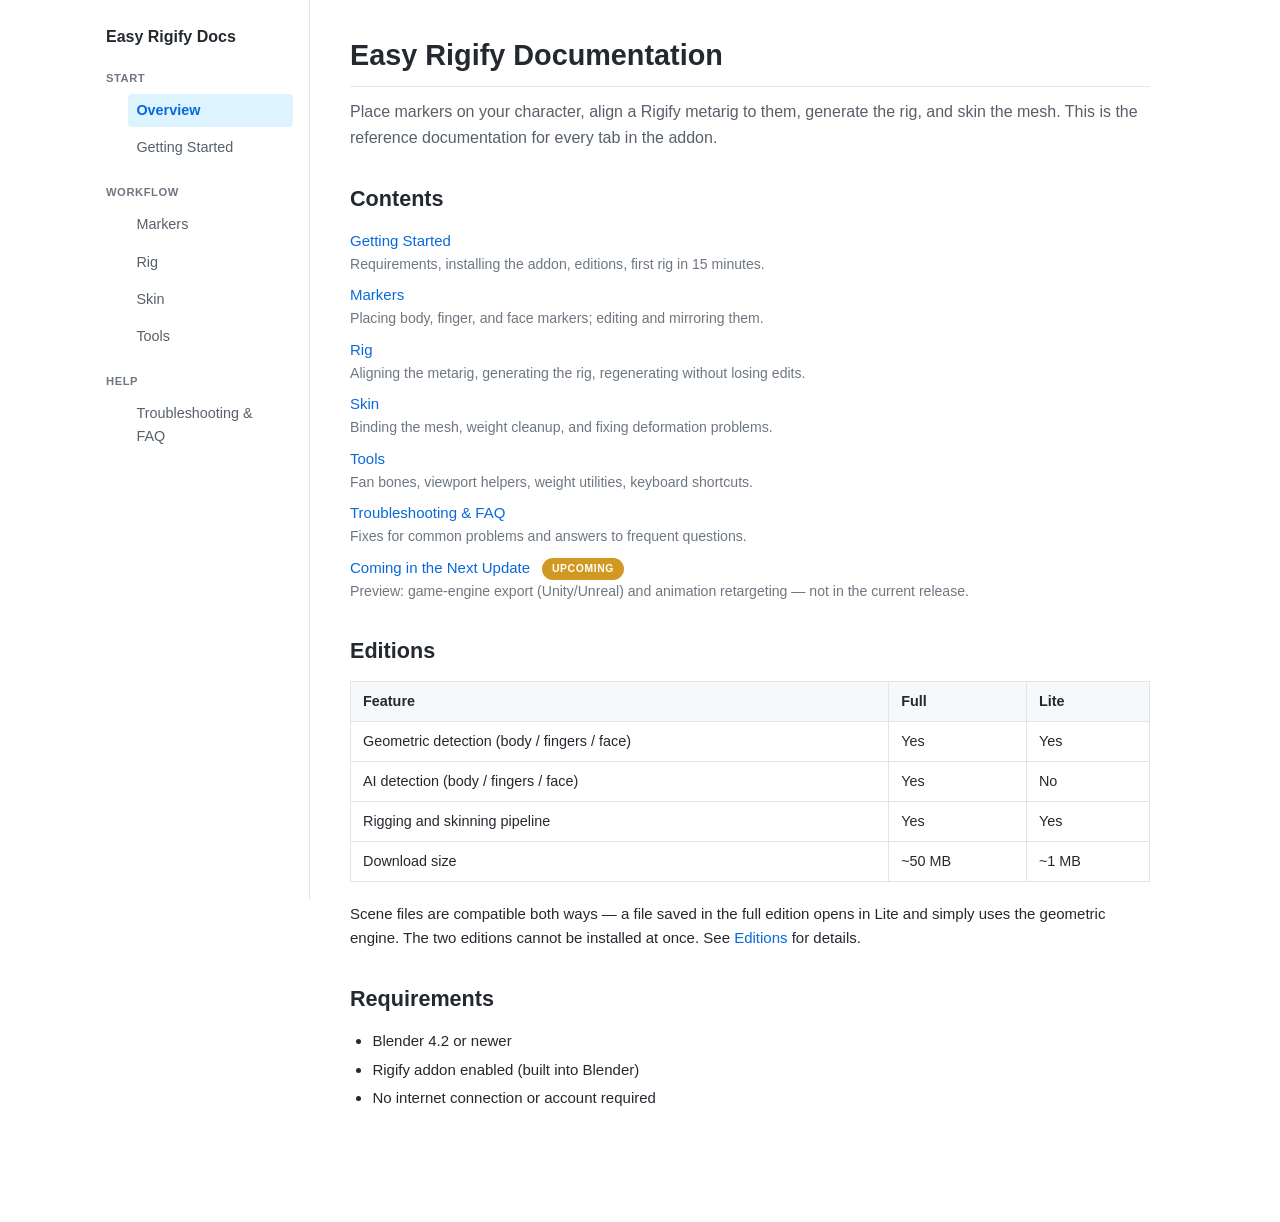
<file: docs/index.html>
<!DOCTYPE html>
<html lang="en">
<head>
    <meta charset="UTF-8">
    <meta name="viewport" content="width=device-width, initial-scale=1.0">
    <title>Easy Rigify Documentation</title>
    <link rel="stylesheet" href="styles.css">
</head>
<body>
    <div class="layout">
        <nav class="sidenav">
            <a href="index.html" class="title">Easy Rigify Docs</a>

            <h5>Start</h5>
            <ul>
                <li><a href="index.html" class="active">Overview</a></li>
                <li><a href="getting-started.html">Getting Started</a></li>
            </ul>

            <h5>Workflow</h5>
            <ul>
                <li><a href="markers.html">Markers</a></li>
                <li><a href="rigging.html">Rig</a></li>
                <li><a href="skinning.html">Skin</a></li>
                <li><a href="features.html">Tools</a></li>
            </ul>

            <h5>Help</h5>
            <ul>
                <li><a href="troubleshooting.html">Troubleshooting &amp; FAQ</a></li>
            </ul>
        </nav>

        <div class="content">
            <h1>Easy Rigify Documentation</h1>
            <p class="index-lead">Place markers on your character, align a Rigify metarig to them, generate the rig, and skin the mesh. This is the reference documentation for every tab in the addon.</p>

            <section>
                <h2>Contents</h2>
                <ul class="toc-list">
                    <li>
                        <a href="getting-started.html">Getting Started</a>
                        <div class="desc">Requirements, installing the addon, editions, first rig in 15 minutes.</div>
                    </li>
                    <li>
                        <a href="markers.html">Markers</a>
                        <div class="desc">Placing body, finger, and face markers; editing and mirroring them.</div>
                    </li>
                    <li>
                        <a href="rigging.html">Rig</a>
                        <div class="desc">Aligning the metarig, generating the rig, regenerating without losing edits.</div>
                    </li>
                    <li>
                        <a href="skinning.html">Skin</a>
                        <div class="desc">Binding the mesh, weight cleanup, and fixing deformation problems.</div>
                    </li>
                    <li>
                        <a href="features.html">Tools</a>
                        <div class="desc">Fan bones, viewport helpers, weight utilities, keyboard shortcuts.</div>
                    </li>
                    <li>
                        <a href="troubleshooting.html">Troubleshooting &amp; FAQ</a>
                        <div class="desc">Fixes for common problems and answers to frequent questions.</div>
                    </li>
                    <li>
                        <a href="features.html#upcoming">Coming in the Next Update</a> <span class="badge-soon">UPCOMING</span>
                        <div class="desc">Preview: game-engine export (Unity/Unreal) and animation retargeting — not in the current release.</div>
                    </li>
                </ul>
            </section>

            <section>
                <h2>Editions</h2>
                <table>
                    <thead>
                        <tr><th>Feature</th><th>Full</th><th>Lite</th></tr>
                    </thead>
                    <tbody>
                        <tr><td>Geometric detection (body / fingers / face)</td><td>Yes</td><td>Yes</td></tr>
                        <tr><td>AI detection (body / fingers / face)</td><td>Yes</td><td>No</td></tr>
                        <tr><td>Rigging and skinning pipeline</td><td>Yes</td><td>Yes</td></tr>
                        <tr><td>Download size</td><td>~50 MB</td><td>~1 MB</td></tr>
                    </tbody>
                </table>
                <p>Scene files are compatible both ways — a file saved in the full edition opens in Lite and simply uses the geometric engine. The two editions cannot be installed at once. See <a href="getting-started.html#editions">Editions</a> for details.</p>
            </section>

            <section>
                <h2>Requirements</h2>
                <ul>
                    <li>Blender 4.2 or newer</li>
                    <li>Rigify addon enabled (built into Blender)</li>
                    <li>No internet connection or account required</li>
                </ul>
            </section>
        </div>
    </div>
</body>
</html>
</file>
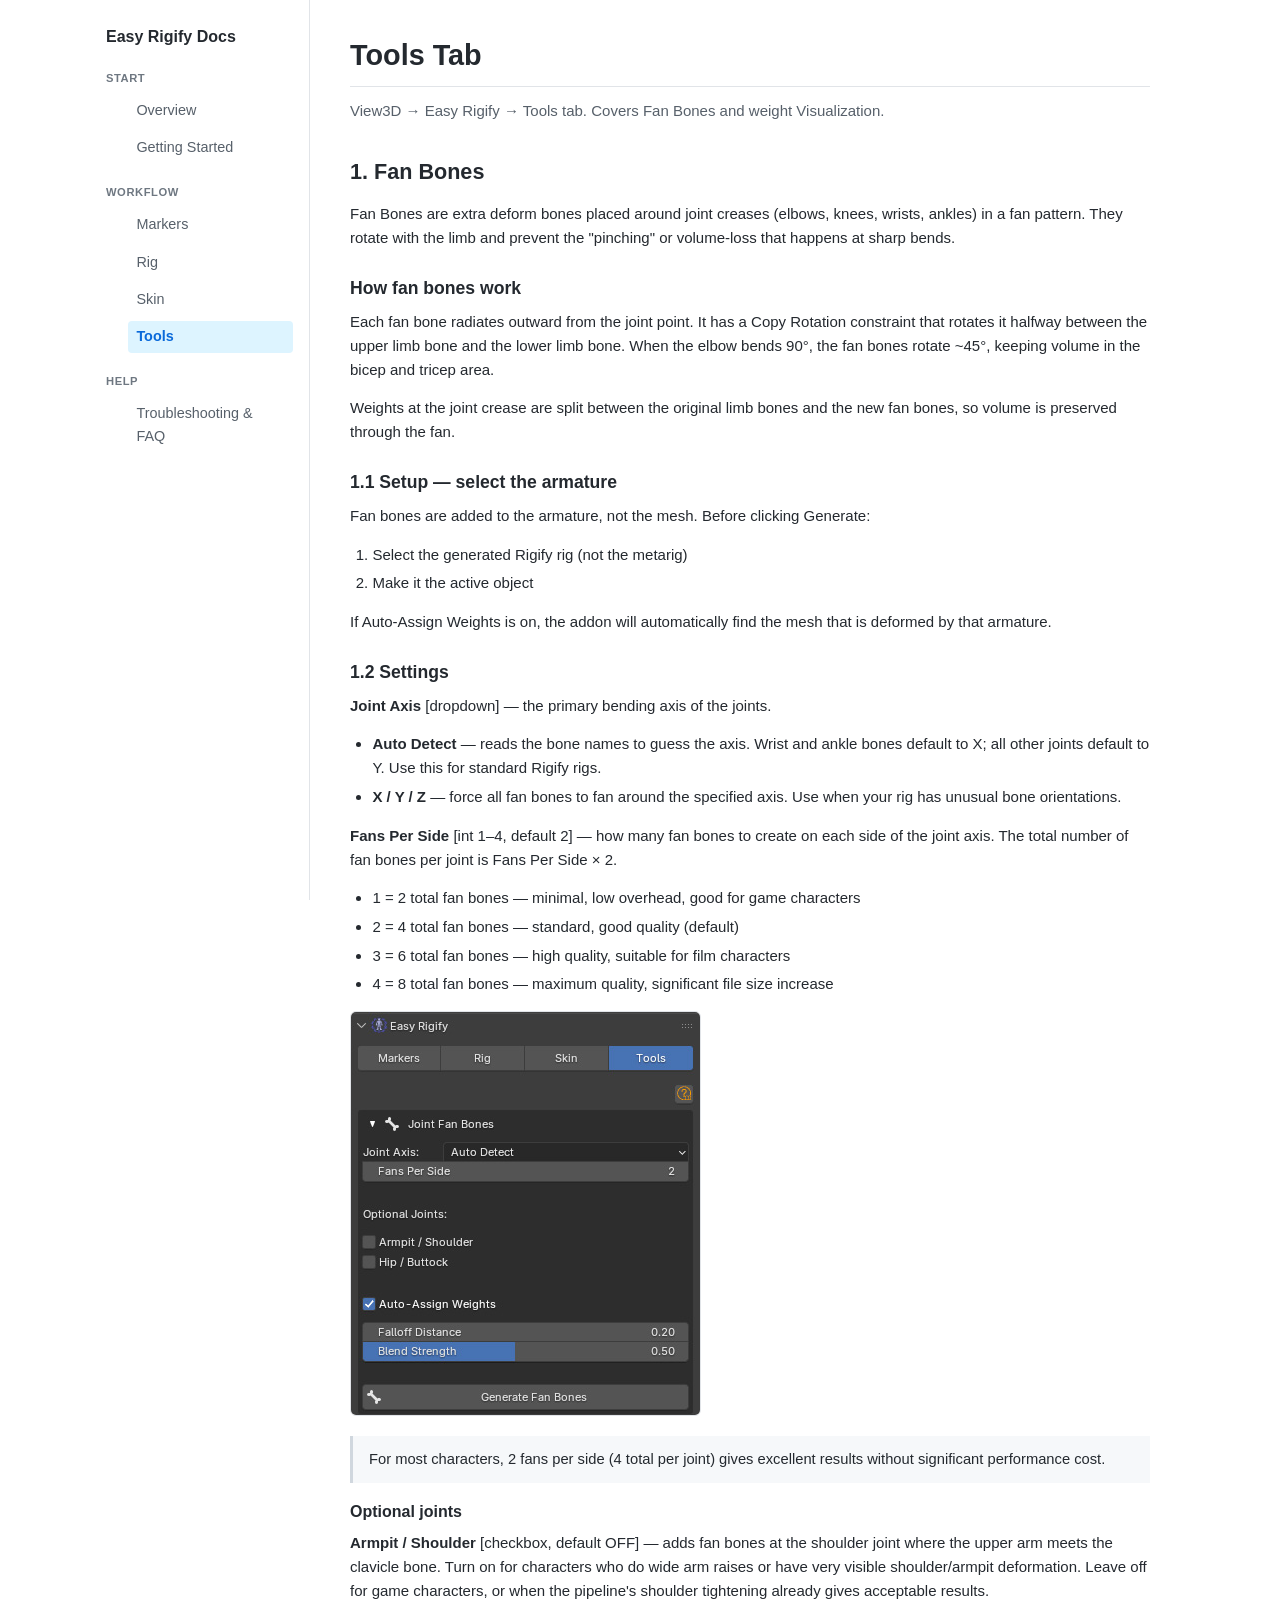
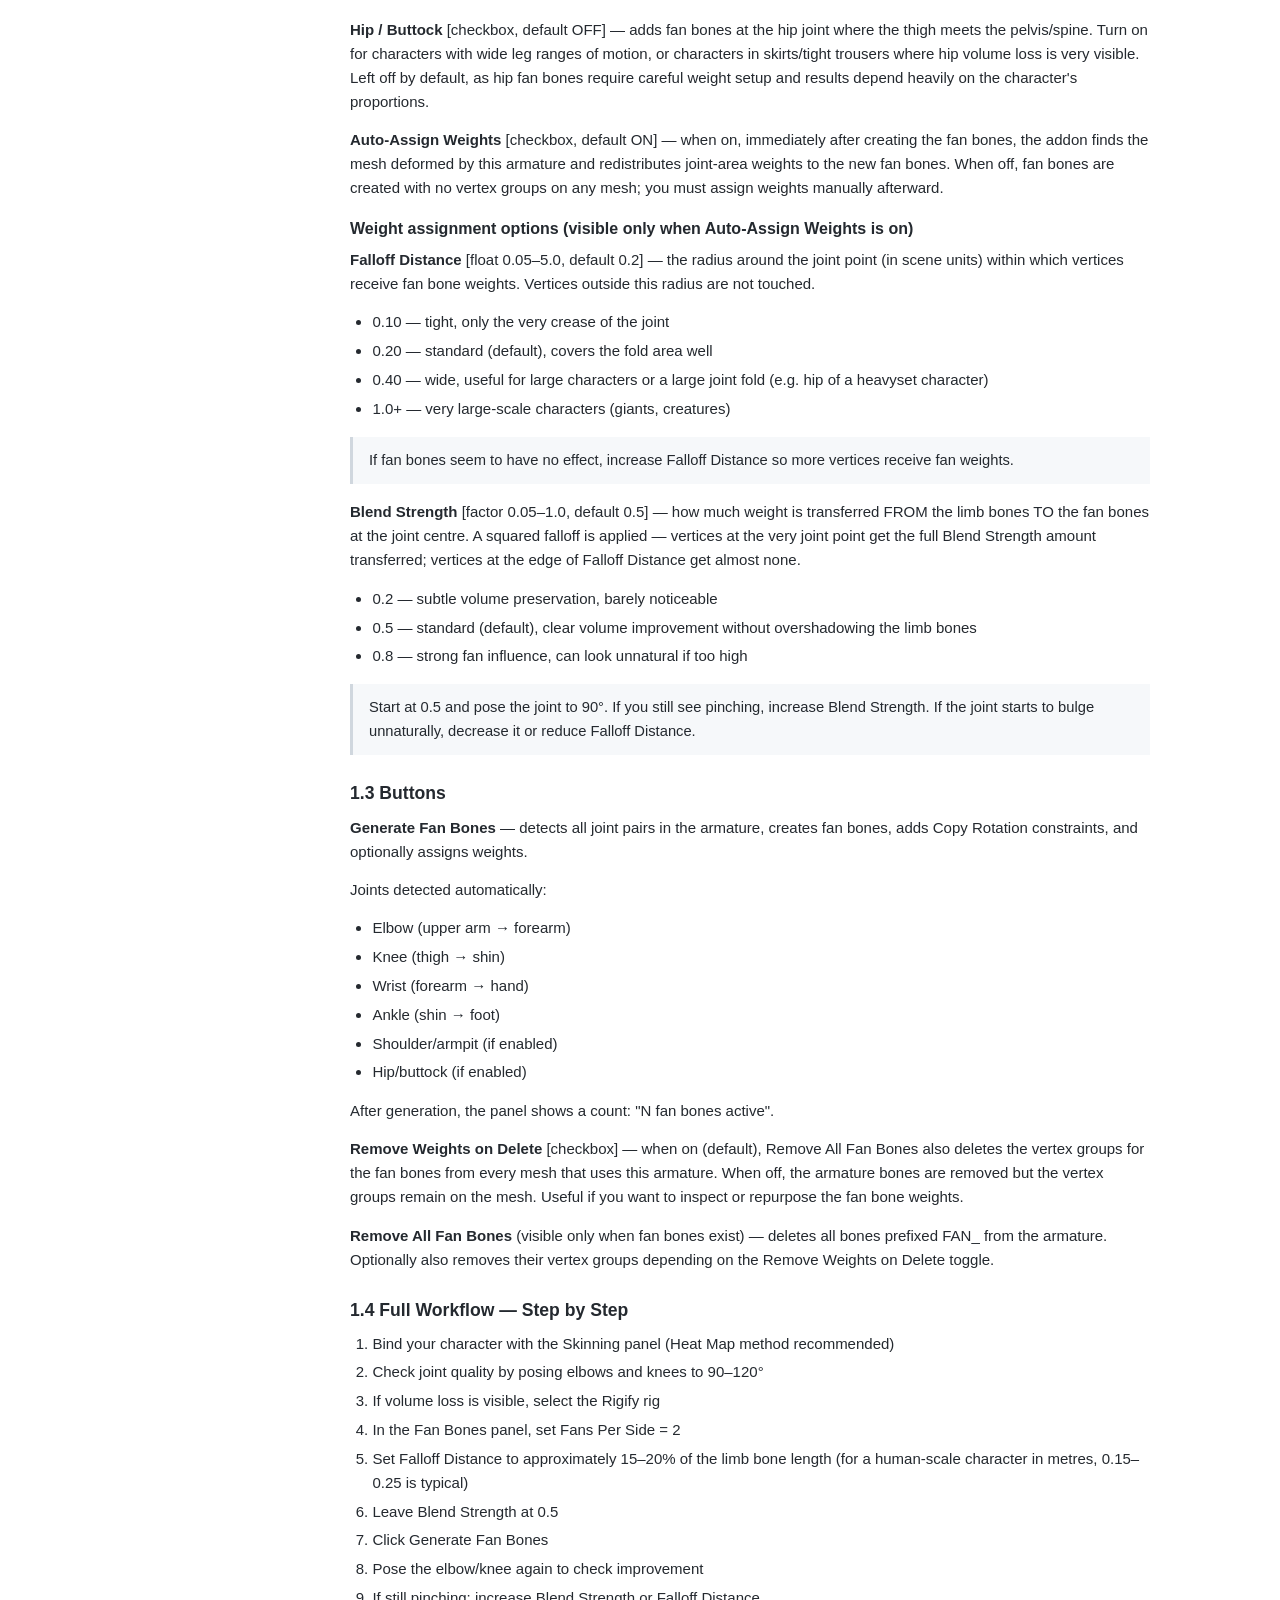
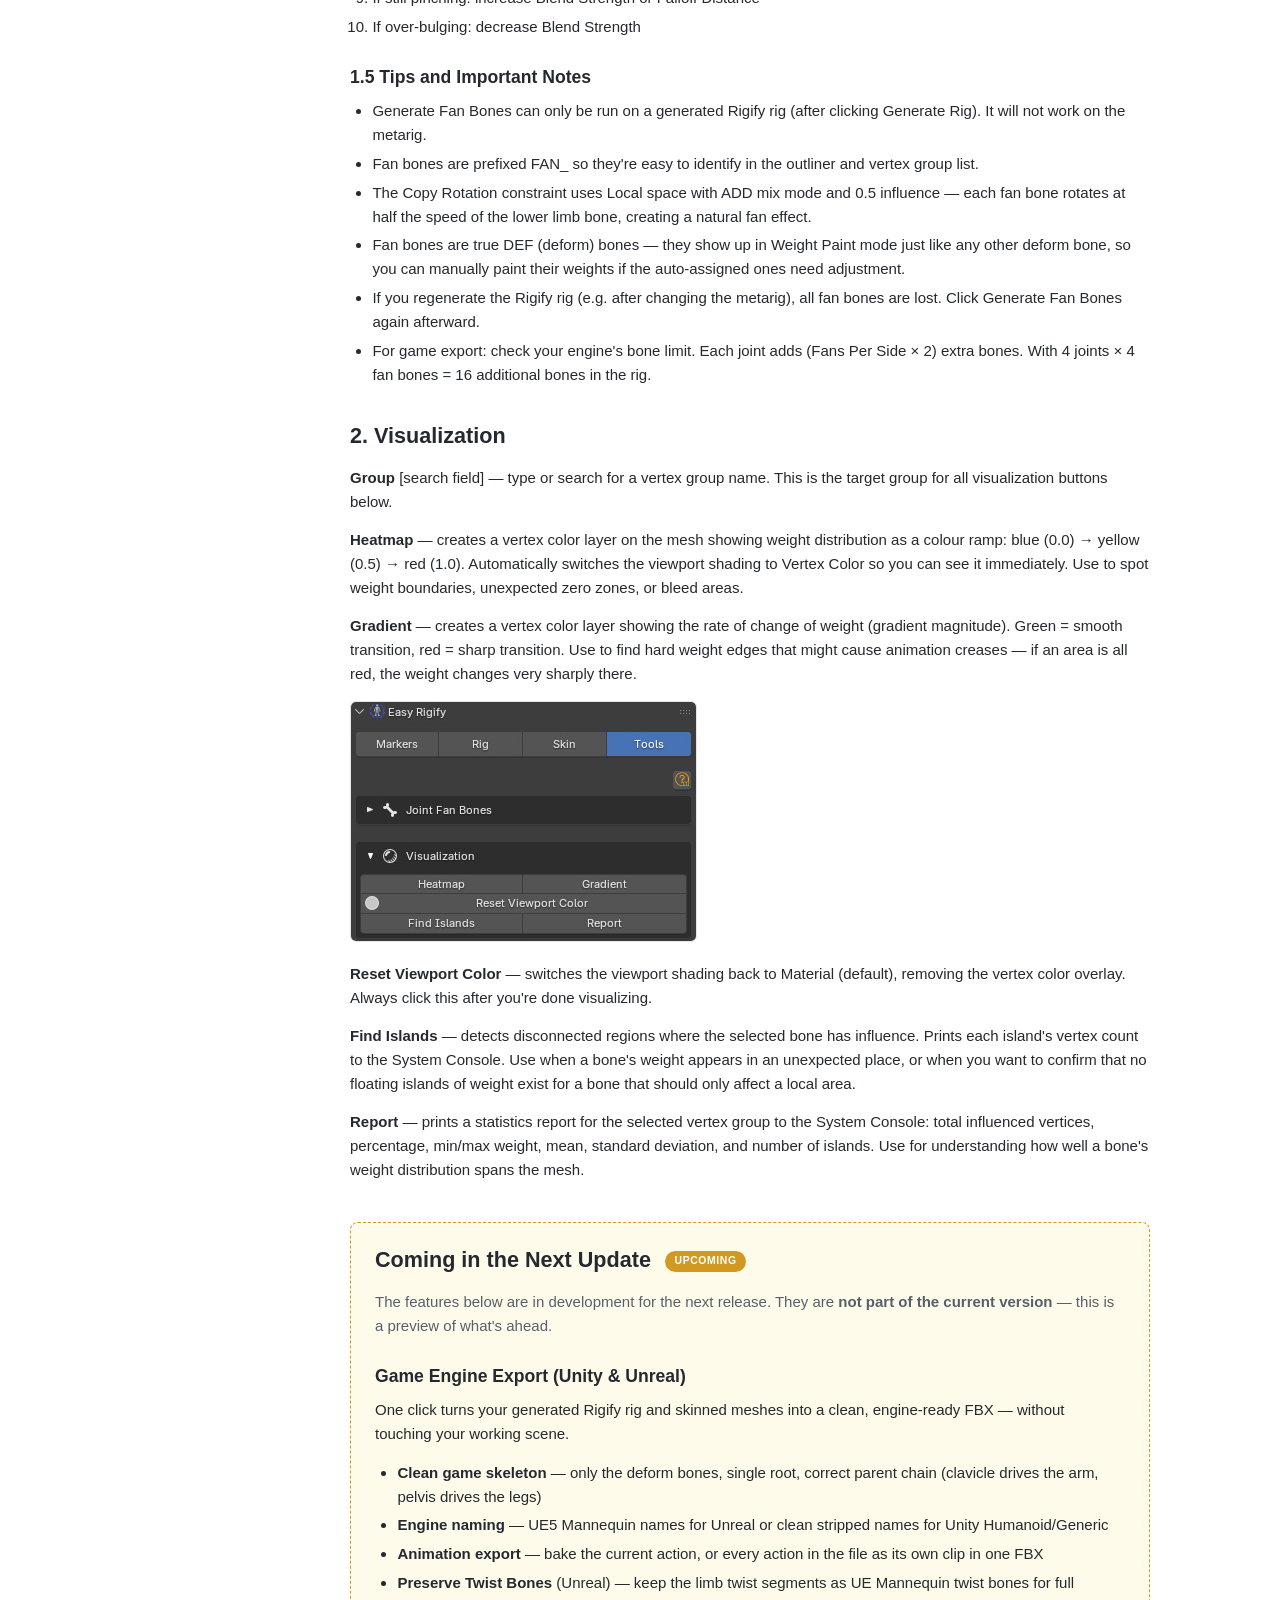
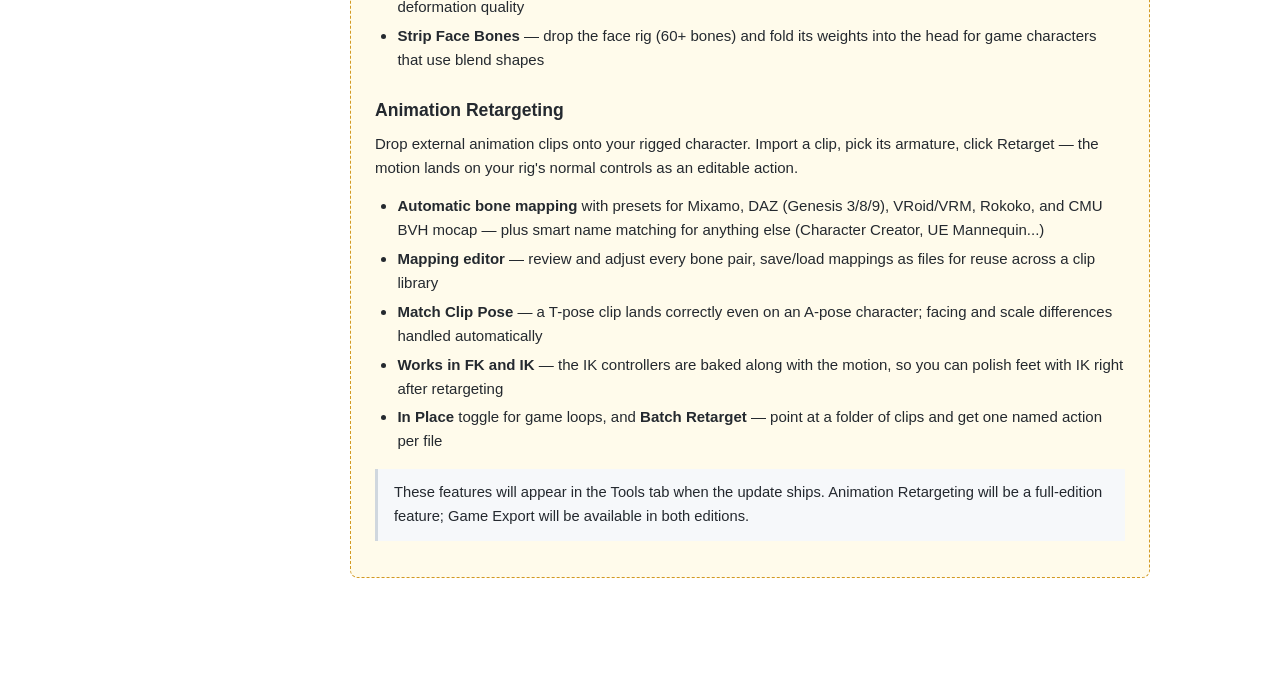
<file: docs/features.html>
<!DOCTYPE html>
<html lang="en">
<head>
    <meta charset="UTF-8">
    <meta name="viewport" content="width=device-width, initial-scale=1.0">
    <title>Tools - Easy Rigify</title>
    <link rel="stylesheet" href="styles.css">
</head>
<body>
    <div class="layout">
        <nav class="sidenav">
            <a href="index.html" class="title">Easy Rigify Docs</a>
            <h5>Start</h5>
            <ul>
                <li><a href="index.html">Overview</a></li>
                <li><a href="getting-started.html">Getting Started</a></li>
            </ul>
            <h5>Workflow</h5>
            <ul>
                <li><a href="markers.html">Markers</a></li>
                <li><a href="rigging.html">Rig</a></li>
                <li><a href="skinning.html">Skin</a></li>
                <li><a href="features.html" class="active">Tools</a></li>
            </ul>
            <h5>Help</h5>
            <ul>
                <li><a href="troubleshooting.html">Troubleshooting &amp; FAQ</a></li>
            </ul>
        </nav>

        <div class="content">
            <h1>Tools Tab</h1>
            <p class="intro">View3D → Easy Rigify → Tools tab. Covers Fan Bones and weight Visualization.</p>

            <section id="fan-bones">
                <h2>1. Fan Bones</h2>
                <p>Fan Bones are extra deform bones placed around joint creases (elbows, knees, wrists, ankles) in a fan pattern. They rotate with the limb and prevent the "pinching" or volume-loss that happens at sharp bends.</p>

                <h3>How fan bones work</h3>
                <p>Each fan bone radiates outward from the joint point. It has a Copy Rotation constraint that rotates it halfway between the upper limb bone and the lower limb bone. When the elbow bends 90°, the fan bones rotate ~45°, keeping volume in the bicep and tricep area.</p>
                <p>Weights at the joint crease are split between the original limb bones and the new fan bones, so volume is preserved through the fan.</p>

                <h3>1.1 Setup — select the armature</h3>
                <p>Fan bones are added to the armature, not the mesh. Before clicking Generate:</p>
                <ol>
                    <li>Select the generated Rigify rig (not the metarig)</li>
                    <li>Make it the active object</li>
                </ol>
                <p>If Auto-Assign Weights is on, the addon will automatically find the mesh that is deformed by that armature.</p>

                <h3>1.2 Settings</h3>
                <p><strong>Joint Axis</strong> [dropdown] — the primary bending axis of the joints.</p>
                <ul>
                    <li><strong>Auto Detect</strong> — reads the bone names to guess the axis. Wrist and ankle bones default to X; all other joints default to Y. Use this for standard Rigify rigs.</li>
                    <li><strong>X / Y / Z</strong> — force all fan bones to fan around the specified axis. Use when your rig has unusual bone orientations.</li>
                </ul>

                <p><strong>Fans Per Side</strong> [int 1–4, default 2] — how many fan bones to create on each side of the joint axis. The total number of fan bones per joint is Fans Per Side × 2.</p>
                <ul>
                    <li>1 = 2 total fan bones — minimal, low overhead, good for game characters</li>
                    <li>2 = 4 total fan bones — standard, good quality (default)</li>
                    <li>3 = 6 total fan bones — high quality, suitable for film characters</li>
                    <li>4 = 8 total fan bones — maximum quality, significant file size increase</li>
                </ul>
                <img src="images/tools-fans-per-side.jpg" alt="Fans Per Side diagram showing fan bones radiating from a joint">
                <div class="note">
                    For most characters, 2 fans per side (4 total per joint) gives excellent results without significant performance cost.
                </div>

                <h4>Optional joints</h4>
                <p><strong>Armpit / Shoulder</strong> [checkbox, default OFF] — adds fan bones at the shoulder joint where the upper arm meets the clavicle bone. Turn on for characters who do wide arm raises or have very visible shoulder/armpit deformation. Leave off for game characters, or when the pipeline's shoulder tightening already gives acceptable results.</p>
                <p><strong>Hip / Buttock</strong> [checkbox, default OFF] — adds fan bones at the hip joint where the thigh meets the pelvis/spine. Turn on for characters with wide leg ranges of motion, or characters in skirts/tight trousers where hip volume loss is very visible. Left off by default, as hip fan bones require careful weight setup and results depend heavily on the character's proportions.</p>

                <p><strong>Auto-Assign Weights</strong> [checkbox, default ON] — when on, immediately after creating the fan bones, the addon finds the mesh deformed by this armature and redistributes joint-area weights to the new fan bones. When off, fan bones are created with no vertex groups on any mesh; you must assign weights manually afterward.</p>

                <h4>Weight assignment options (visible only when Auto-Assign Weights is on)</h4>
                <p><strong>Falloff Distance</strong> [float 0.05–5.0, default 0.2] — the radius around the joint point (in scene units) within which vertices receive fan bone weights. Vertices outside this radius are not touched.</p>
                <ul>
                    <li>0.10 — tight, only the very crease of the joint</li>
                    <li>0.20 — standard (default), covers the fold area well</li>
                    <li>0.40 — wide, useful for large characters or a large joint fold (e.g. hip of a heavyset character)</li>
                    <li>1.0+ — very large-scale characters (giants, creatures)</li>
                </ul>
                <div class="note">
                    If fan bones seem to have no effect, increase Falloff Distance so more vertices receive fan weights.
                </div>

                <p><strong>Blend Strength</strong> [factor 0.05–1.0, default 0.5] — how much weight is transferred FROM the limb bones TO the fan bones at the joint centre. A squared falloff is applied — vertices at the very joint point get the full Blend Strength amount transferred; vertices at the edge of Falloff Distance get almost none.</p>
                <ul>
                    <li>0.2 — subtle volume preservation, barely noticeable</li>
                    <li>0.5 — standard (default), clear volume improvement without overshadowing the limb bones</li>
                    <li>0.8 — strong fan influence, can look unnatural if too high</li>
                </ul>
                <div class="note">
                    Start at 0.5 and pose the joint to 90°. If you still see pinching, increase Blend Strength. If the joint starts to bulge unnaturally, decrease it or reduce Falloff Distance.
                </div>

                <h3>1.3 Buttons</h3>
                <p><strong>Generate Fan Bones</strong> — detects all joint pairs in the armature, creates fan bones, adds Copy Rotation constraints, and optionally assigns weights.</p>
                <p>Joints detected automatically:</p>
                <ul>
                    <li>Elbow (upper arm → forearm)</li>
                    <li>Knee (thigh → shin)</li>
                    <li>Wrist (forearm → hand)</li>
                    <li>Ankle (shin → foot)</li>
                    <li>Shoulder/armpit (if enabled)</li>
                    <li>Hip/buttock (if enabled)</li>
                </ul>
                <p>After generation, the panel shows a count: "N fan bones active".</p>

                <p><strong>Remove Weights on Delete</strong> [checkbox] — when on (default), Remove All Fan Bones also deletes the vertex groups for the fan bones from every mesh that uses this armature. When off, the armature bones are removed but the vertex groups remain on the mesh. Useful if you want to inspect or repurpose the fan bone weights.</p>

                <p><strong>Remove All Fan Bones</strong> (visible only when fan bones exist) — deletes all bones prefixed FAN_ from the armature. Optionally also removes their vertex groups depending on the Remove Weights on Delete toggle.</p>

                <h3>1.4 Full Workflow — Step by Step</h3>
                <ol>
                    <li>Bind your character with the Skinning panel (Heat Map method recommended)</li>
                    <li>Check joint quality by posing elbows and knees to 90–120°</li>
                    <li>If volume loss is visible, select the Rigify rig</li>
                    <li>In the Fan Bones panel, set Fans Per Side = 2</li>
                    <li>Set Falloff Distance to approximately 15–20% of the limb bone length (for a human-scale character in metres, 0.15–0.25 is typical)</li>
                    <li>Leave Blend Strength at 0.5</li>
                    <li>Click Generate Fan Bones</li>
                    <li>Pose the elbow/knee again to check improvement</li>
                    <li>If still pinching: increase Blend Strength or Falloff Distance</li>
                    <li>If over-bulging: decrease Blend Strength</li>
                </ol>

                <h3>1.5 Tips and Important Notes</h3>
                <ul>
                    <li>Generate Fan Bones can only be run on a generated Rigify rig (after clicking Generate Rig). It will not work on the metarig.</li>
                    <li>Fan bones are prefixed FAN_ so they're easy to identify in the outliner and vertex group list.</li>
                    <li>The Copy Rotation constraint uses Local space with ADD mix mode and 0.5 influence — each fan bone rotates at half the speed of the lower limb bone, creating a natural fan effect.</li>
                    <li>Fan bones are true DEF (deform) bones — they show up in Weight Paint mode just like any other deform bone, so you can manually paint their weights if the auto-assigned ones need adjustment.</li>
                    <li>If you regenerate the Rigify rig (e.g. after changing the metarig), all fan bones are lost. Click Generate Fan Bones again afterward.</li>
                    <li>For game export: check your engine's bone limit. Each joint adds (Fans Per Side × 2) extra bones. With 4 joints × 4 fan bones = 16 additional bones in the rig.</li>
                </ul>
            </section>

            <section id="visualization">
                <h2>2. Visualization</h2>
                <p><strong>Group</strong> [search field] — type or search for a vertex group name. This is the target group for all visualization buttons below.</p>

                <p><strong>Heatmap</strong> — creates a vertex color layer on the mesh showing weight distribution as a colour ramp: blue (0.0) → yellow (0.5) → red (1.0). Automatically switches the viewport shading to Vertex Color so you can see it immediately. Use to spot weight boundaries, unexpected zero zones, or bleed areas.</p>

                <p><strong>Gradient</strong> — creates a vertex color layer showing the rate of change of weight (gradient magnitude). Green = smooth transition, red = sharp transition. Use to find hard weight edges that might cause animation creases — if an area is all red, the weight changes very sharply there.</p>
                <img src="images/tools-gradient.jpg" alt="Gradient visualization on a mesh showing sharp weight transitions in red">

                <p><strong>Reset Viewport Color</strong> — switches the viewport shading back to Material (default), removing the vertex color overlay. Always click this after you're done visualizing.</p>

                <p><strong>Find Islands</strong> — detects disconnected regions where the selected bone has influence. Prints each island's vertex count to the System Console. Use when a bone's weight appears in an unexpected place, or when you want to confirm that no floating islands of weight exist for a bone that should only affect a local area.</p>

                <p><strong>Report</strong> — prints a statistics report for the selected vertex group to the System Console: total influenced vertices, percentage, min/max weight, mean, standard deviation, and number of islands. Use for understanding how well a bone's weight distribution spans the mesh.</p>
            </section>

            <section id="upcoming" class="upcoming">
                <h2>Coming in the Next Update <span class="badge-soon">UPCOMING</span></h2>
                <p class="intro">The features below are in development for the next release. They are <strong>not part of the current version</strong> — this is a preview of what's ahead.</p>

                <h3>Game Engine Export (Unity &amp; Unreal)</h3>
                <p>One click turns your generated Rigify rig and skinned meshes into a clean, engine-ready FBX — without touching your working scene.</p>
                <ul>
                    <li><strong>Clean game skeleton</strong> — only the deform bones, single root, correct parent chain (clavicle drives the arm, pelvis drives the legs)</li>
                    <li><strong>Engine naming</strong> — UE5 Mannequin names for Unreal or clean stripped names for Unity Humanoid/Generic</li>
                    <li><strong>Animation export</strong> — bake the current action, or every action in the file as its own clip in one FBX</li>
                    <li><strong>Preserve Twist Bones</strong> (Unreal) — keep the limb twist segments as UE Mannequin twist bones for full deformation quality</li>
                    <li><strong>Strip Face Bones</strong> — drop the face rig (60+ bones) and fold its weights into the head for game characters that use blend shapes</li>
                </ul>

                <h3>Animation Retargeting</h3>
                <p>Drop external animation clips onto your rigged character. Import a clip, pick its armature, click Retarget — the motion lands on your rig's normal controls as an editable action.</p>
                <ul>
                    <li><strong>Automatic bone mapping</strong> with presets for Mixamo, DAZ (Genesis 3/8/9), VRoid/VRM, Rokoko, and CMU BVH mocap — plus smart name matching for anything else (Character Creator, UE Mannequin...)</li>
                    <li><strong>Mapping editor</strong> — review and adjust every bone pair, save/load mappings as files for reuse across a clip library</li>
                    <li><strong>Match Clip Pose</strong> — a T-pose clip lands correctly even on an A-pose character; facing and scale differences handled automatically</li>
                    <li><strong>Works in FK and IK</strong> — the IK controllers are baked along with the motion, so you can polish feet with IK right after retargeting</li>
                    <li><strong>In Place</strong> toggle for game loops, and <strong>Batch Retarget</strong> — point at a folder of clips and get one named action per file</li>
                </ul>

                <div class="note">
                    These features will appear in the Tools tab when the update ships. Animation Retargeting will be a full-edition feature; Game Export will be available in both editions.
                </div>
            </section>
        </div>
    </div>
</body>
</html>
</file>
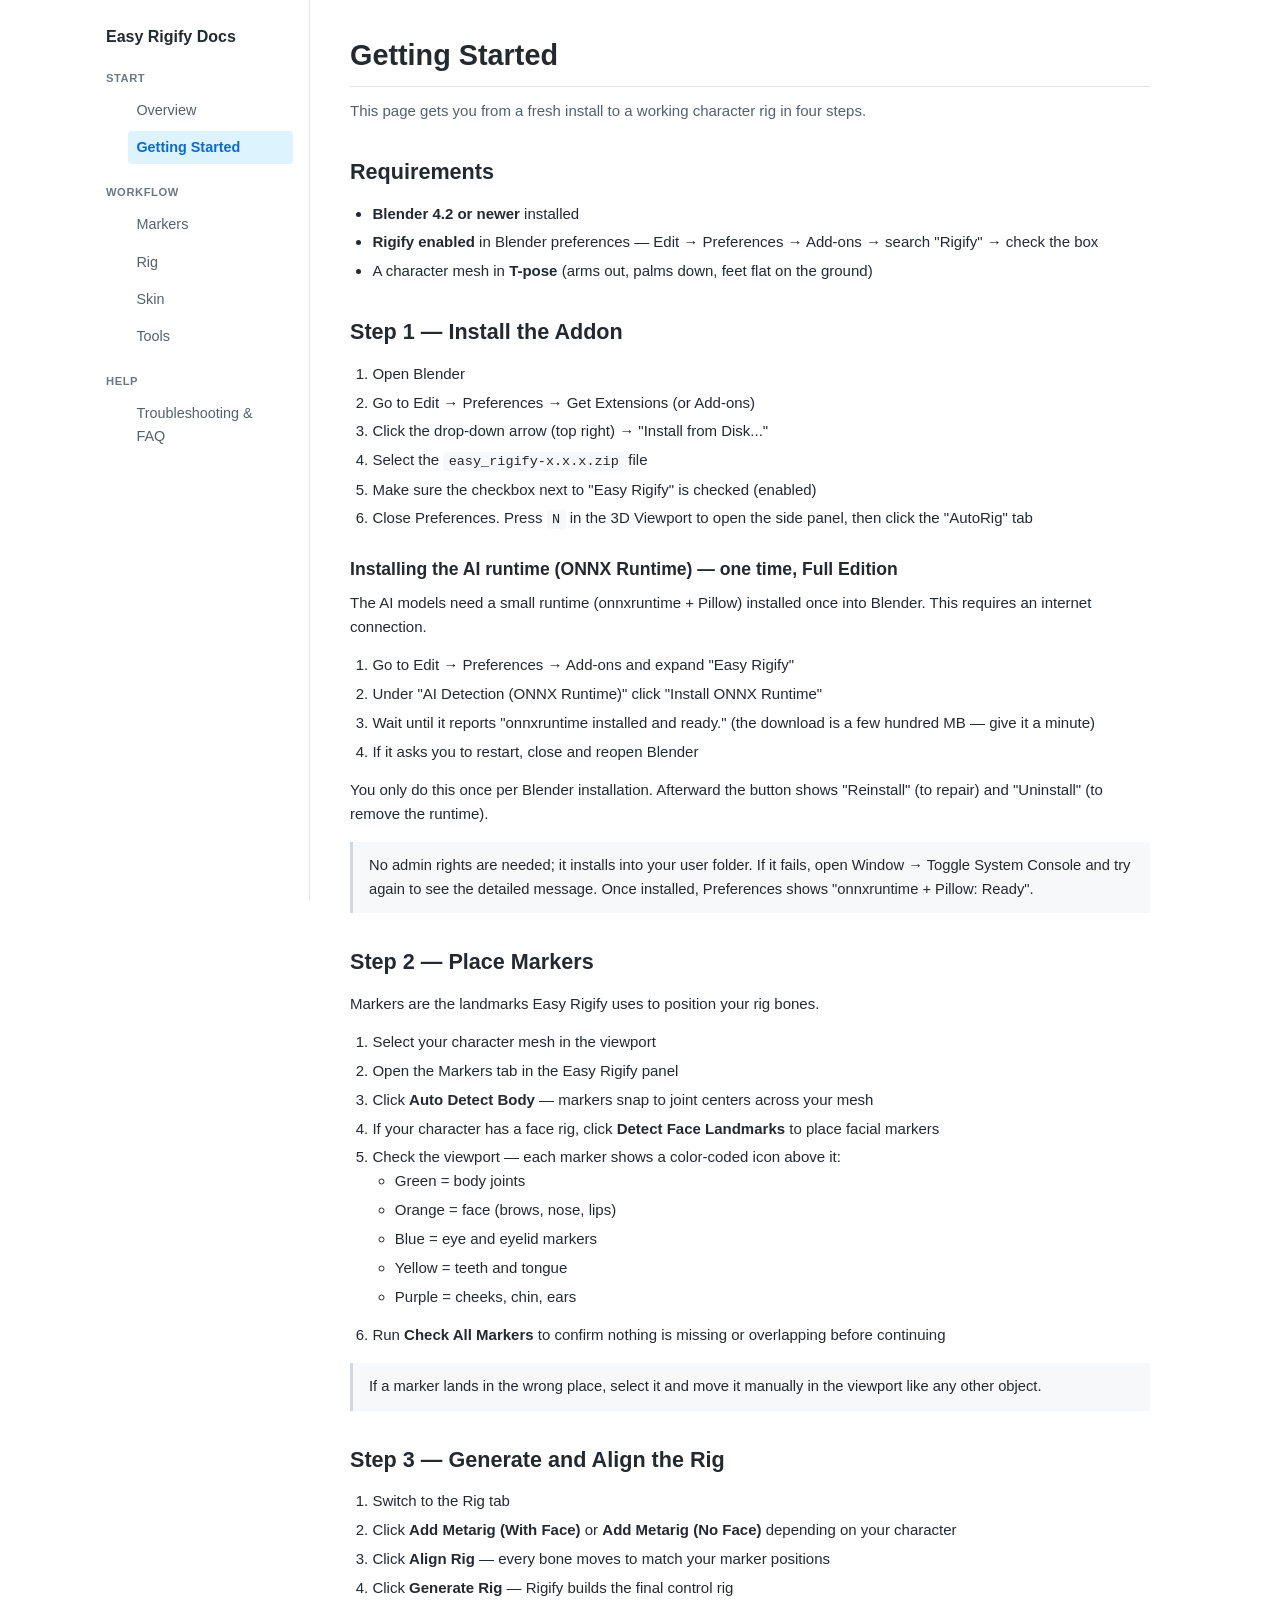
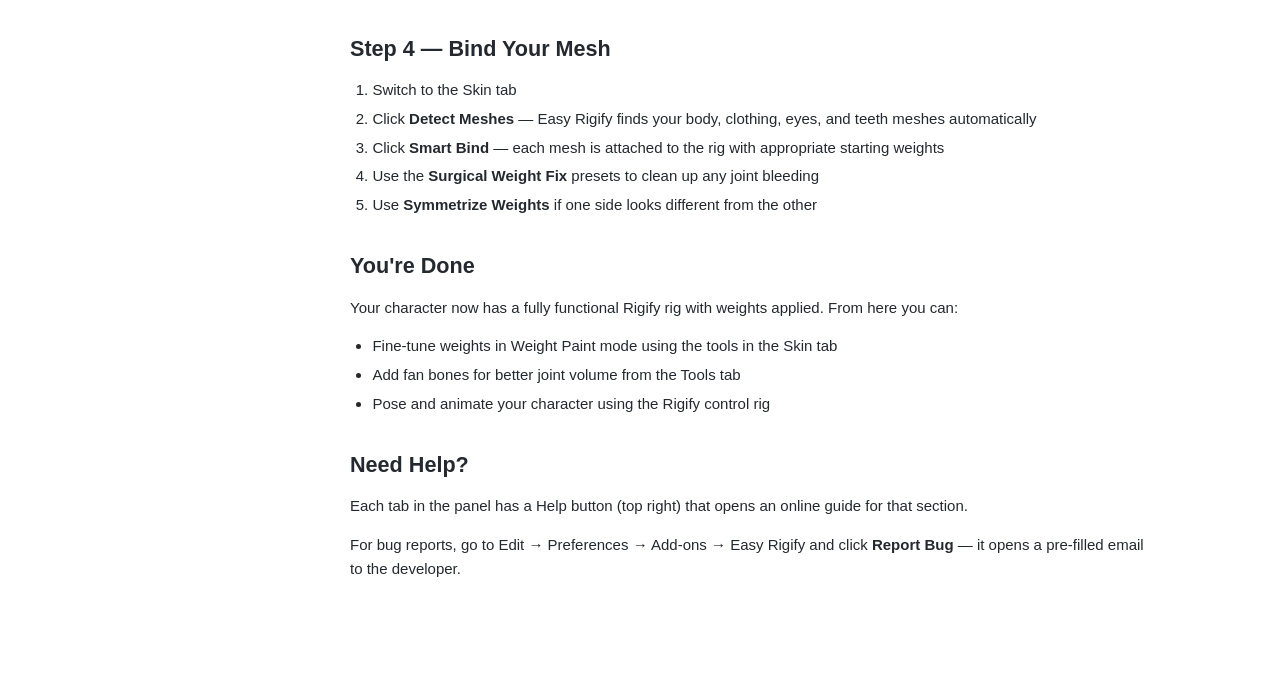
<file: docs/getting-started.html>
<!DOCTYPE html>
<html lang="en">
<head>
    <meta charset="UTF-8">
    <meta name="viewport" content="width=device-width, initial-scale=1.0">
    <title>Getting Started - Easy Rigify</title>
    <link rel="stylesheet" href="styles.css">
</head>
<body>
    <div class="layout">
        <nav class="sidenav">
            <a href="index.html" class="title">Easy Rigify Docs</a>
            <h5>Start</h5>
            <ul>
                <li><a href="index.html">Overview</a></li>
                <li><a href="getting-started.html" class="active">Getting Started</a></li>
            </ul>
            <h5>Workflow</h5>
            <ul>
                <li><a href="markers.html">Markers</a></li>
                <li><a href="rigging.html">Rig</a></li>
                <li><a href="skinning.html">Skin</a></li>
                <li><a href="features.html">Tools</a></li>
            </ul>
            <h5>Help</h5>
            <ul>
                <li><a href="troubleshooting.html">Troubleshooting &amp; FAQ</a></li>
            </ul>
        </nav>

        <div class="content">
            <h1>Getting Started</h1>
            <p class="intro">This page gets you from a fresh install to a working character rig in four steps.</p>

            <section id="requirements">
                <h2>Requirements</h2>
                <ul>
                    <li><strong>Blender 4.2 or newer</strong> installed</li>
                    <li><strong>Rigify enabled</strong> in Blender preferences — Edit → Preferences → Add-ons → search "Rigify" → check the box</li>
                    <li>A character mesh in <strong>T-pose</strong> (arms out, palms down, feet flat on the ground)</li>
                </ul>
            </section>

            <section id="install">
                <h2>Step 1 — Install the Addon</h2>
                <ol>
                    <li>Open Blender</li>
                    <li>Go to Edit → Preferences → Get Extensions (or Add-ons)</li>
                    <li>Click the drop-down arrow (top right) → "Install from Disk..."</li>
                    <li>Select the <code>easy_rigify-x.x.x.zip</code> file</li>
                    <li>Make sure the checkbox next to "Easy Rigify" is checked (enabled)</li>
                    <li>Close Preferences. Press <code>N</code> in the 3D Viewport to open the side panel, then click the "AutoRig" tab</li>
                </ol>

                <h3>Installing the AI runtime (ONNX Runtime) — one time, Full Edition</h3>
                <p>The AI models need a small runtime (onnxruntime + Pillow) installed once into Blender. This requires an internet connection.</p>
                <ol>
                    <li>Go to Edit → Preferences → Add-ons and expand "Easy Rigify"</li>
                    <li>Under "AI Detection (ONNX Runtime)" click "Install ONNX Runtime"</li>
                    <li>Wait until it reports "onnxruntime installed and ready." (the download is a few hundred MB — give it a minute)</li>
                    <li>If it asks you to restart, close and reopen Blender</li>
                </ol>
                <p>You only do this once per Blender installation. Afterward the button shows "Reinstall" (to repair) and "Uninstall" (to remove the runtime).</p>
                <div class="note">
                    No admin rights are needed; it installs into your user folder. If it fails, open Window → Toggle System Console and try again to see the detailed message. Once installed, Preferences shows "onnxruntime + Pillow: Ready".
                </div>
            </section>

            <section id="markers-step">
                <h2>Step 2 — Place Markers</h2>
                <p>Markers are the landmarks Easy Rigify uses to position your rig bones.</p>
                <ol>
                    <li>Select your character mesh in the viewport</li>
                    <li>Open the Markers tab in the Easy Rigify panel</li>
                    <li>Click <strong>Auto Detect Body</strong> — markers snap to joint centers across your mesh</li>
                    <li>If your character has a face rig, click <strong>Detect Face Landmarks</strong> to place facial markers</li>
                    <li>Check the viewport — each marker shows a color-coded icon above it:
                        <ul>
                            <li>Green = body joints</li>
                            <li>Orange = face (brows, nose, lips)</li>
                            <li>Blue = eye and eyelid markers</li>
                            <li>Yellow = teeth and tongue</li>
                            <li>Purple = cheeks, chin, ears</li>
                        </ul>
                    </li>
                    <li>Run <strong>Check All Markers</strong> to confirm nothing is missing or overlapping before continuing</li>
                </ol>
                <div class="note">
                    If a marker lands in the wrong place, select it and move it manually in the viewport like any other object.
                </div>
            </section>

            <section id="rig-step">
                <h2>Step 3 — Generate and Align the Rig</h2>
                <ol>
                    <li>Switch to the Rig tab</li>
                    <li>Click <strong>Add Metarig (With Face)</strong> or <strong>Add Metarig (No Face)</strong> depending on your character</li>
                    <li>Click <strong>Align Rig</strong> — every bone moves to match your marker positions</li>
                    <li>Click <strong>Generate Rig</strong> — Rigify builds the final control rig</li>
                </ol>
            </section>

            <section id="skin-step">
                <h2>Step 4 — Bind Your Mesh</h2>
                <ol>
                    <li>Switch to the Skin tab</li>
                    <li>Click <strong>Detect Meshes</strong> — Easy Rigify finds your body, clothing, eyes, and teeth meshes automatically</li>
                    <li>Click <strong>Smart Bind</strong> — each mesh is attached to the rig with appropriate starting weights</li>
                    <li>Use the <strong>Surgical Weight Fix</strong> presets to clean up any joint bleeding</li>
                    <li>Use <strong>Symmetrize Weights</strong> if one side looks different from the other</li>
                </ol>
            </section>

            <section id="done">
                <h2>You're Done</h2>
                <p>Your character now has a fully functional Rigify rig with weights applied. From here you can:</p>
                <ul>
                    <li>Fine-tune weights in Weight Paint mode using the tools in the Skin tab</li>
                    <li>Add fan bones for better joint volume from the Tools tab</li>
                    <li>Pose and animate your character using the Rigify control rig</li>
                </ul>
            </section>

            <section id="help">
                <h2>Need Help?</h2>
                <p>Each tab in the panel has a Help button (top right) that opens an online guide for that section.</p>
                <p>For bug reports, go to Edit → Preferences → Add-ons → Easy Rigify and click <strong>Report Bug</strong> — it opens a pre-filled email to the developer.</p>
            </section>
        </div>
    </div>
</body>
</html>
</file>
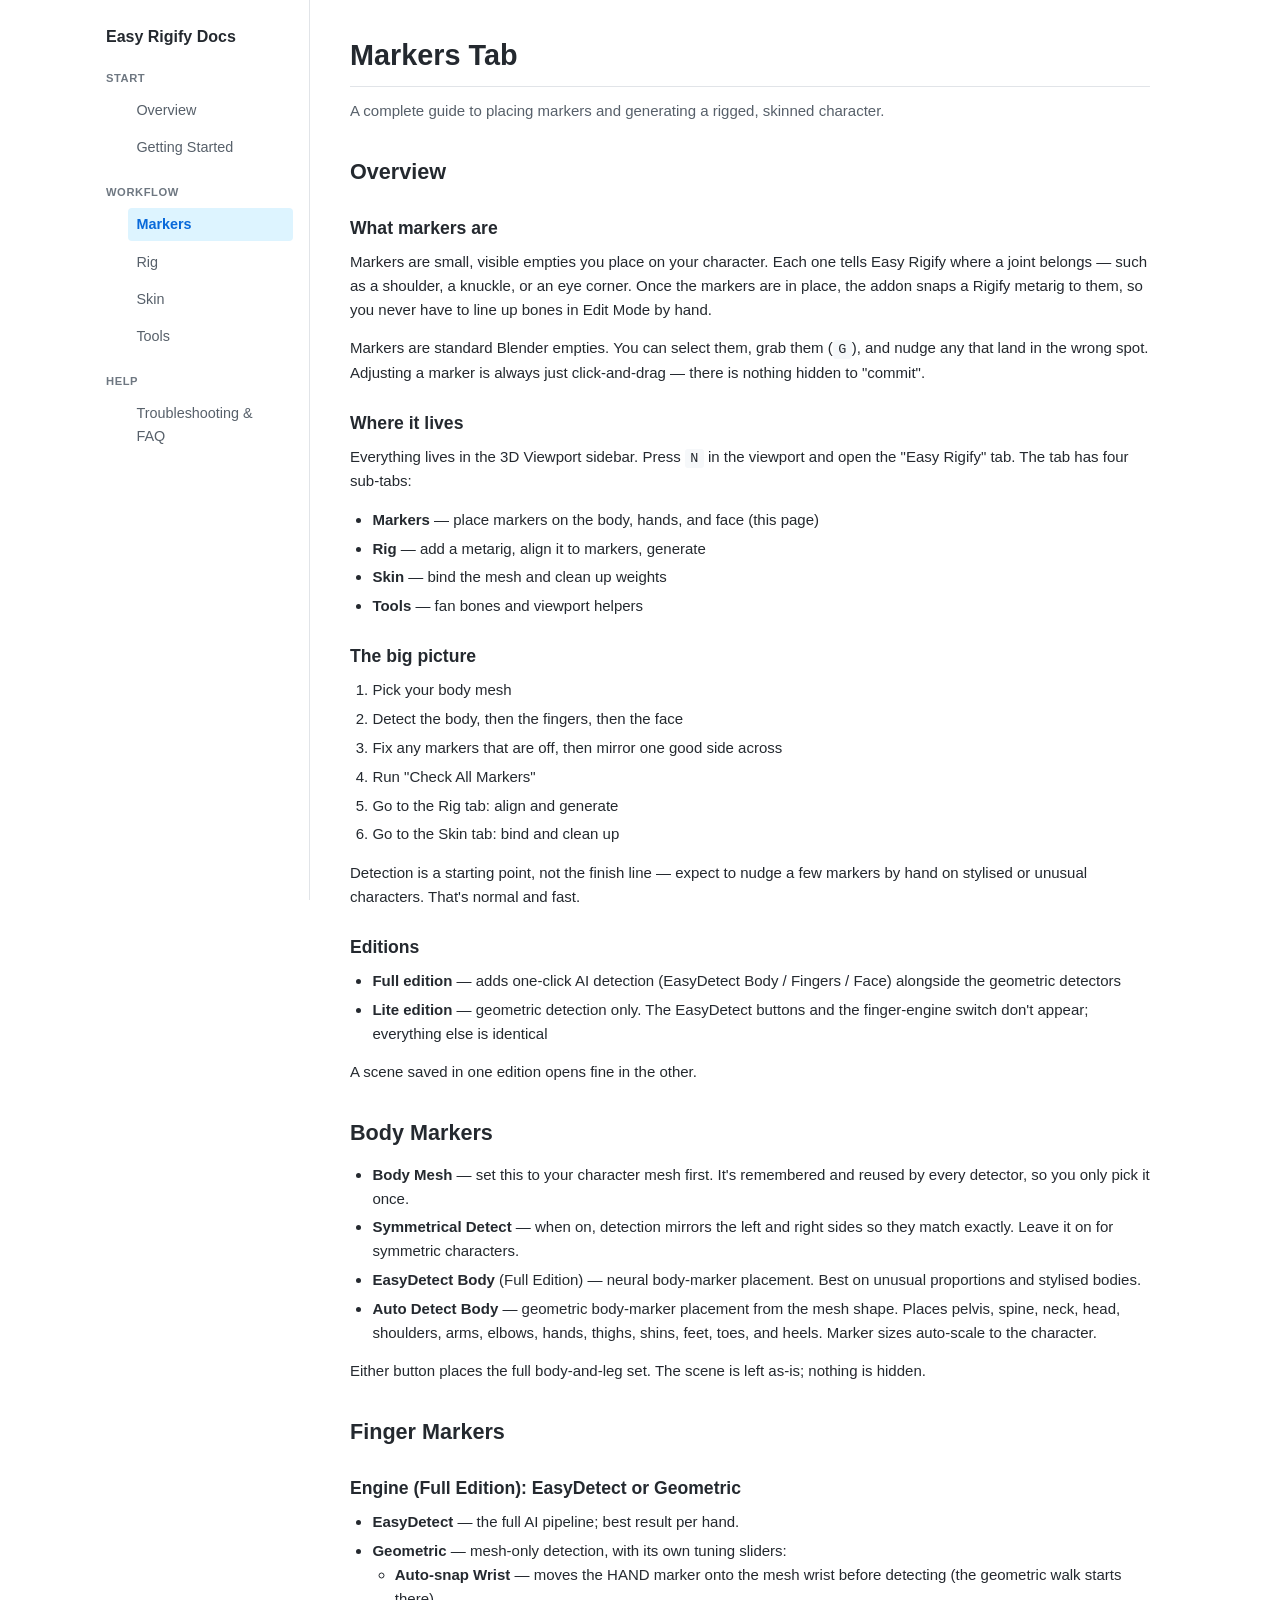
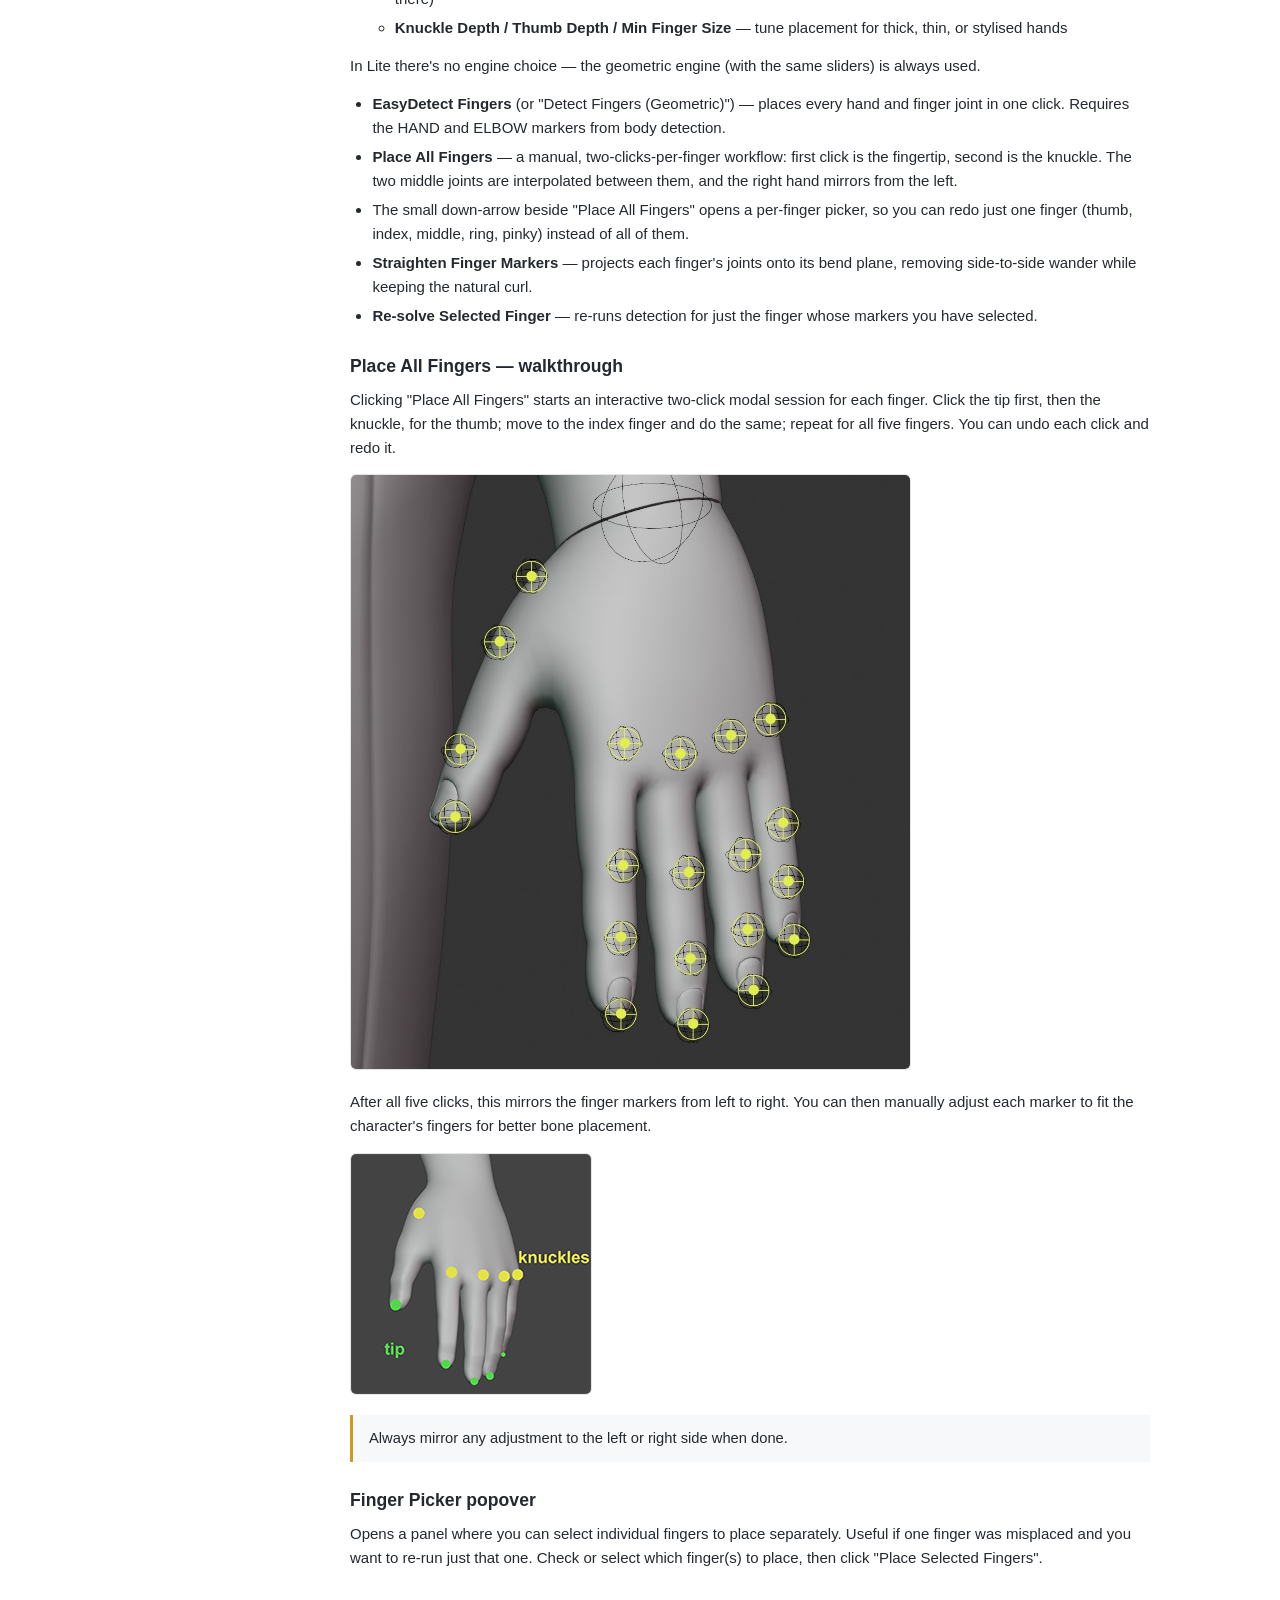
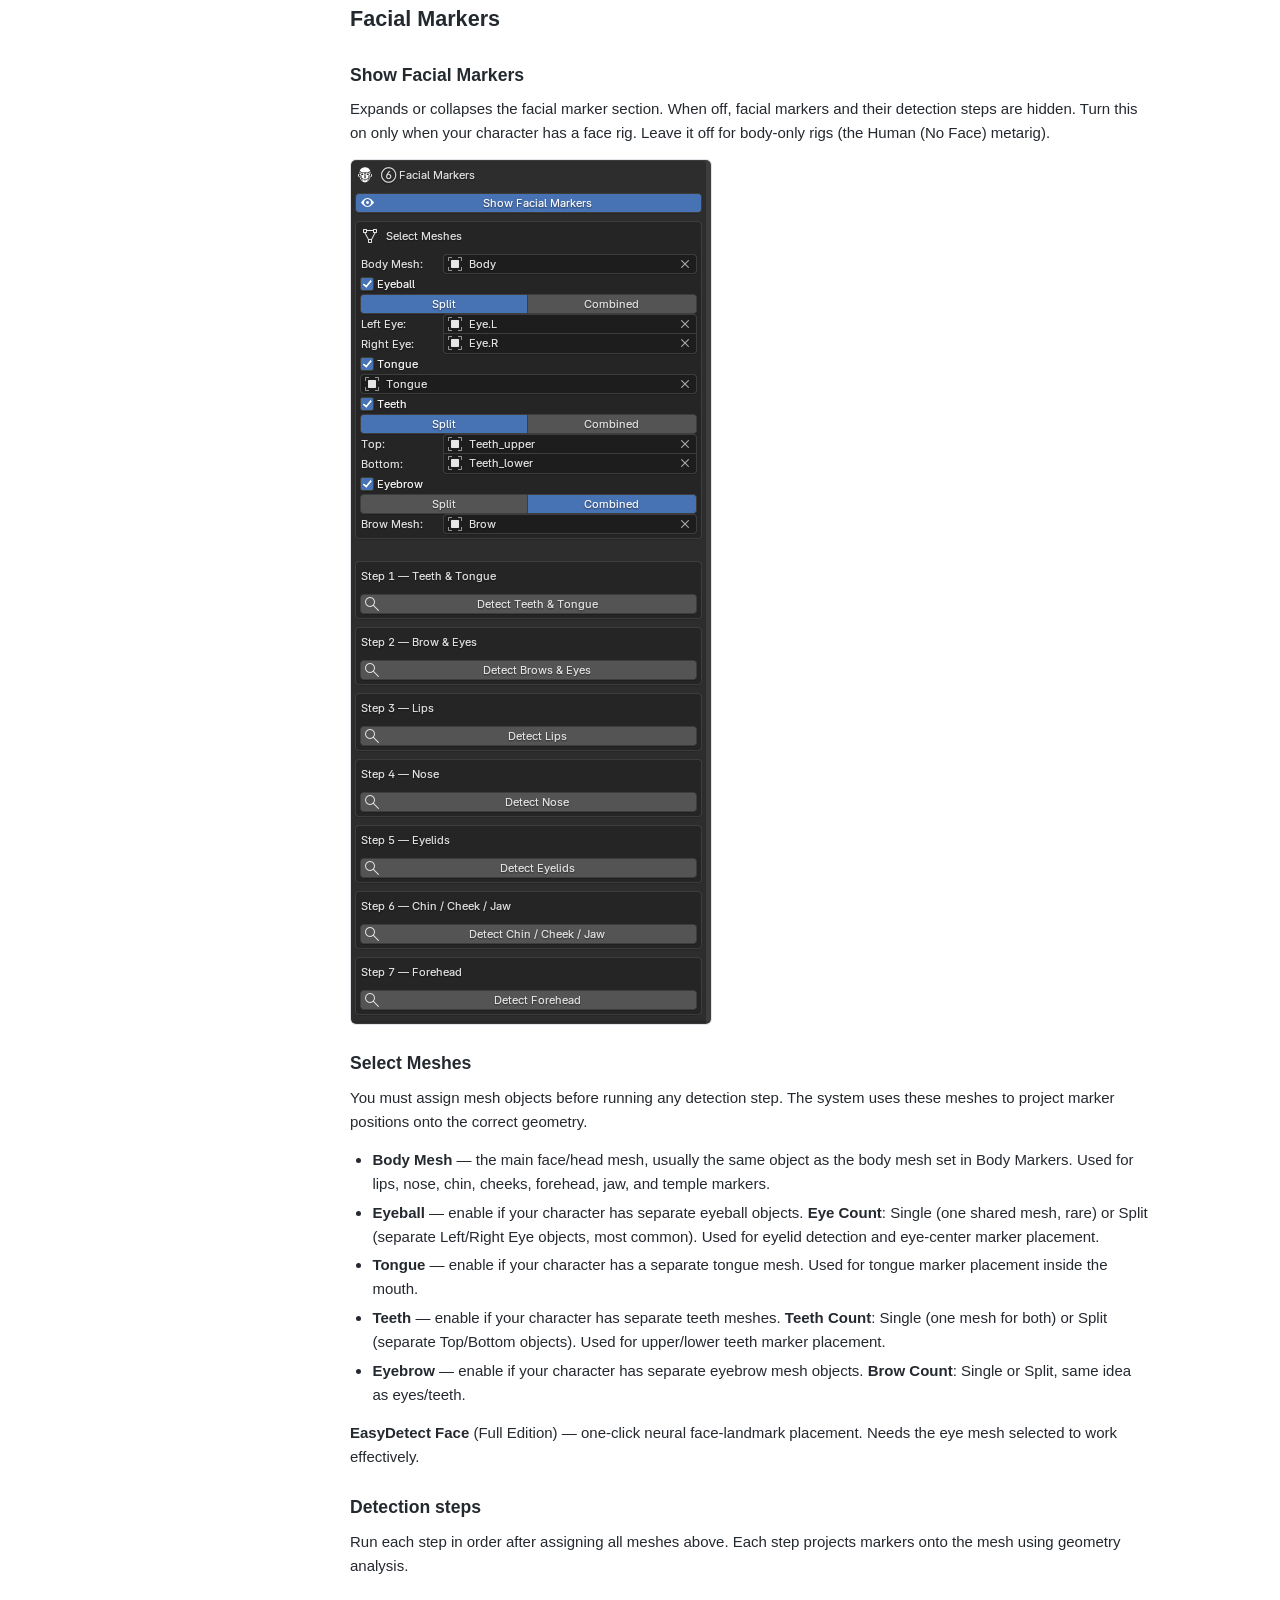
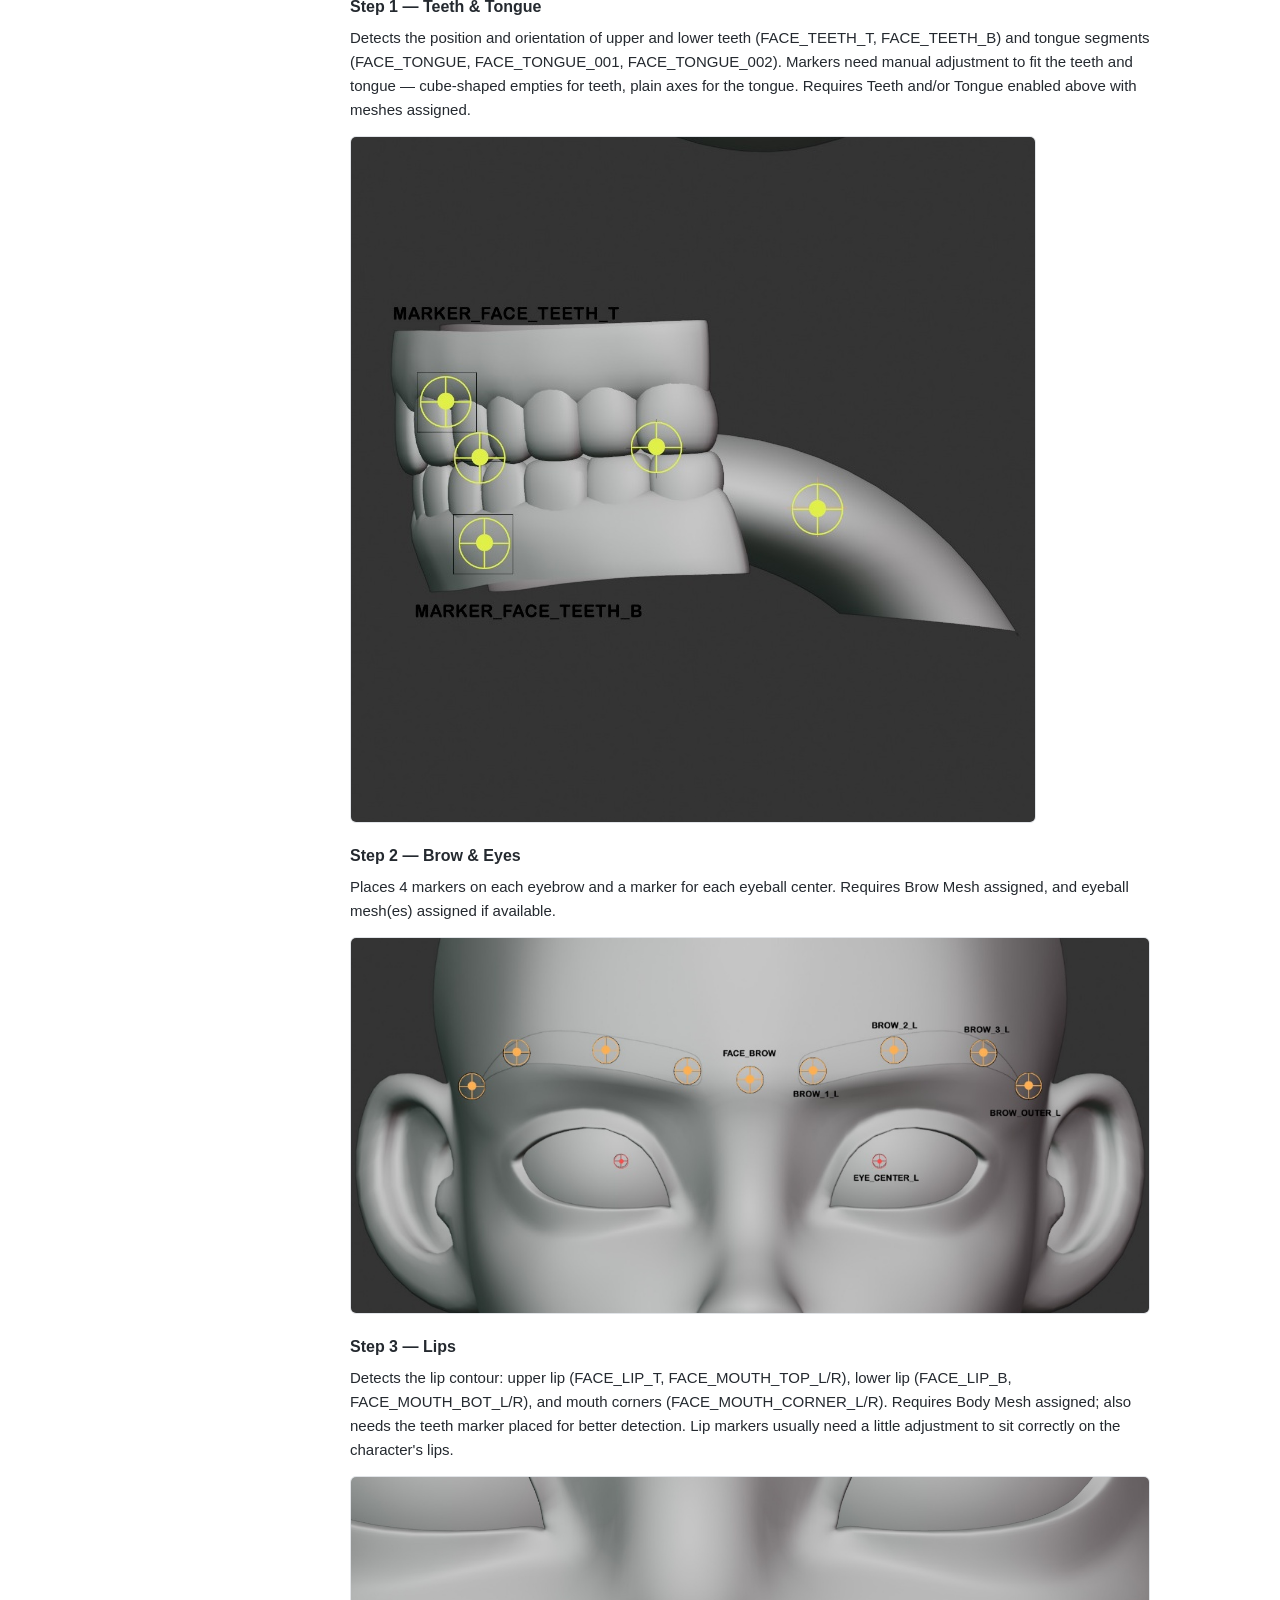
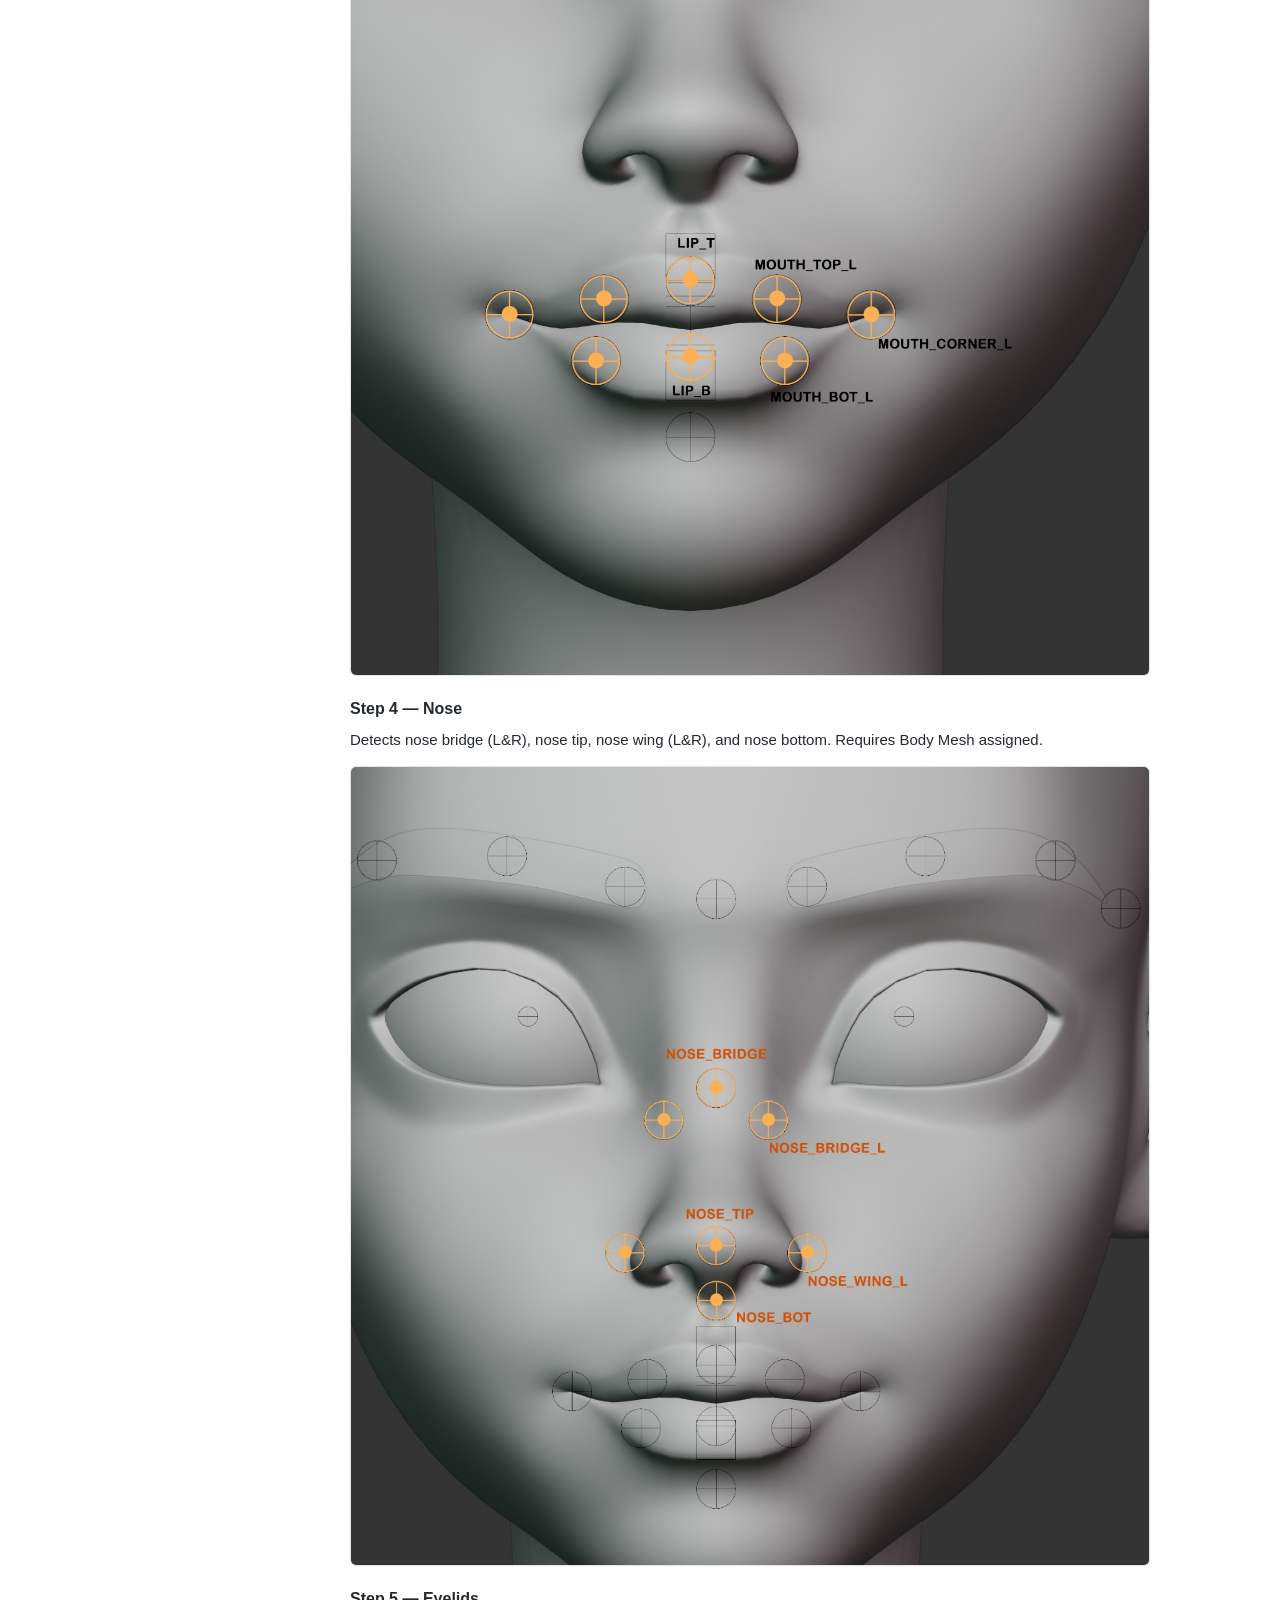
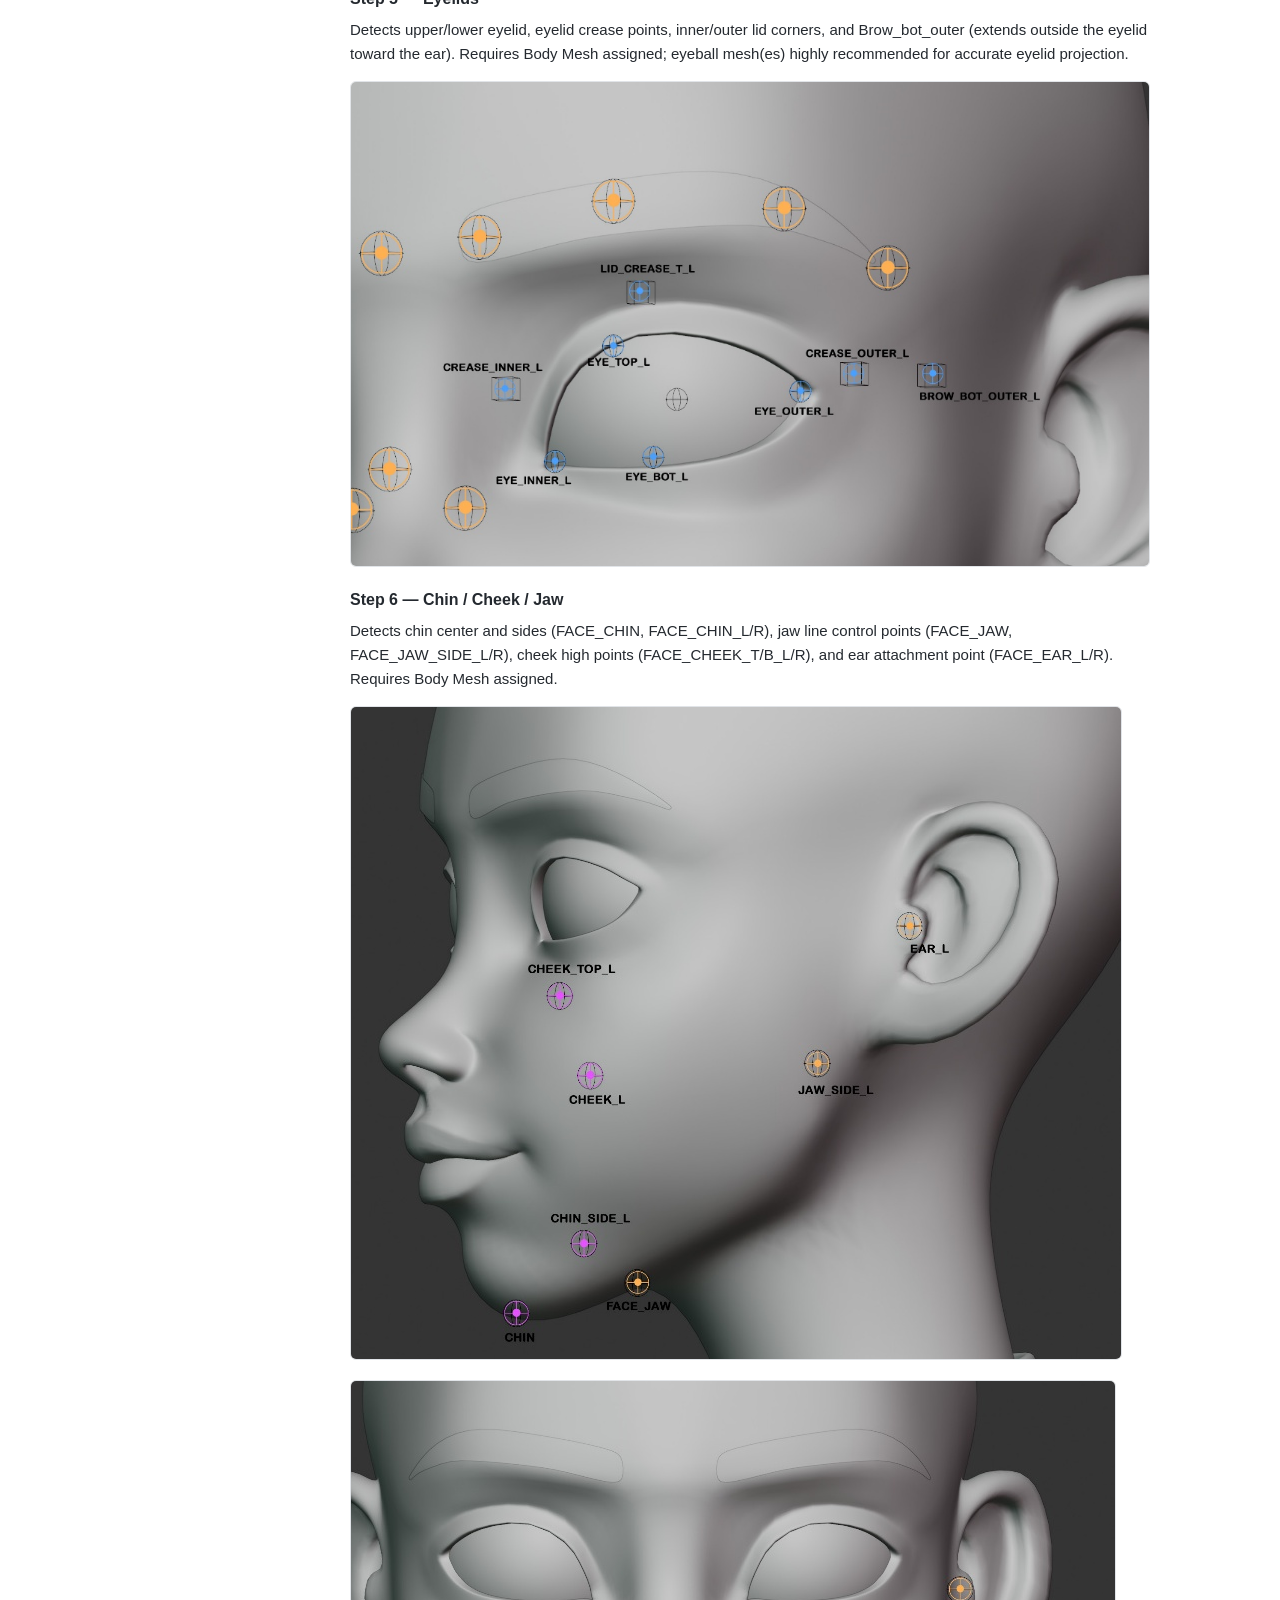
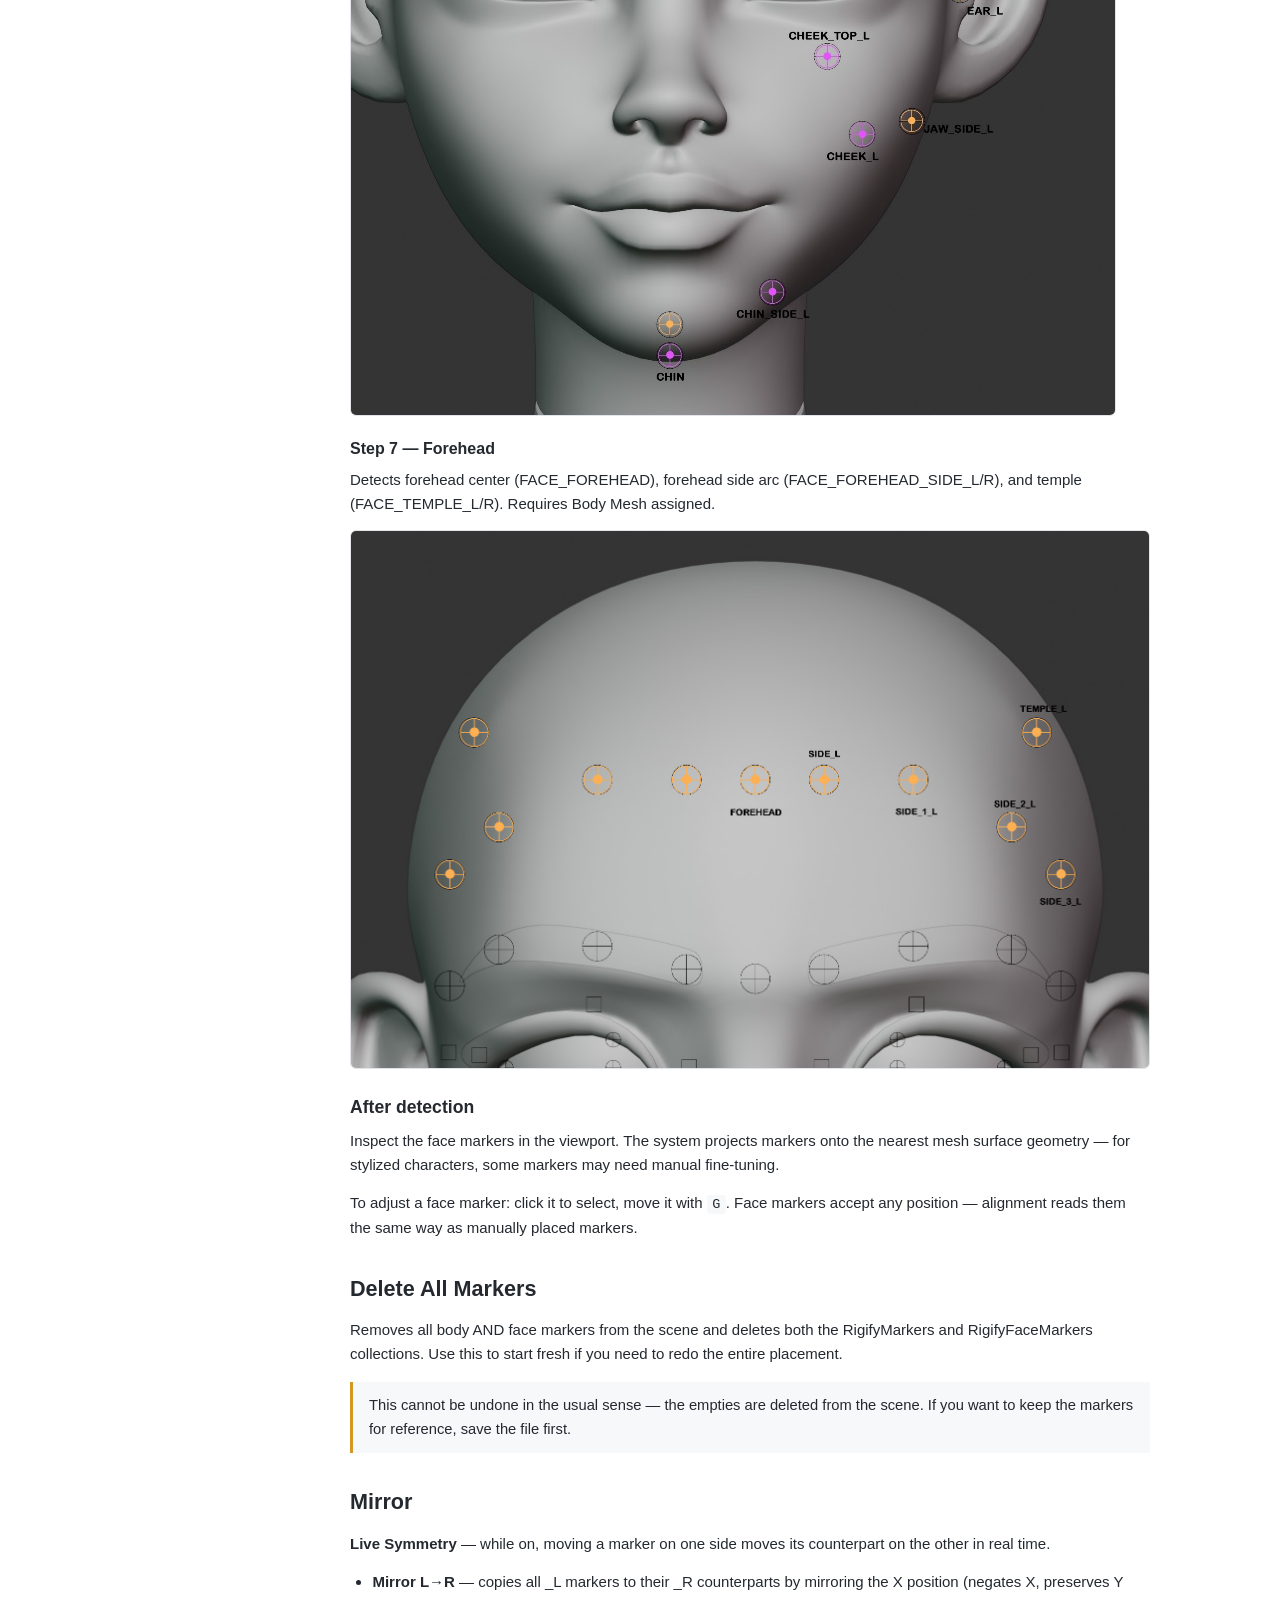
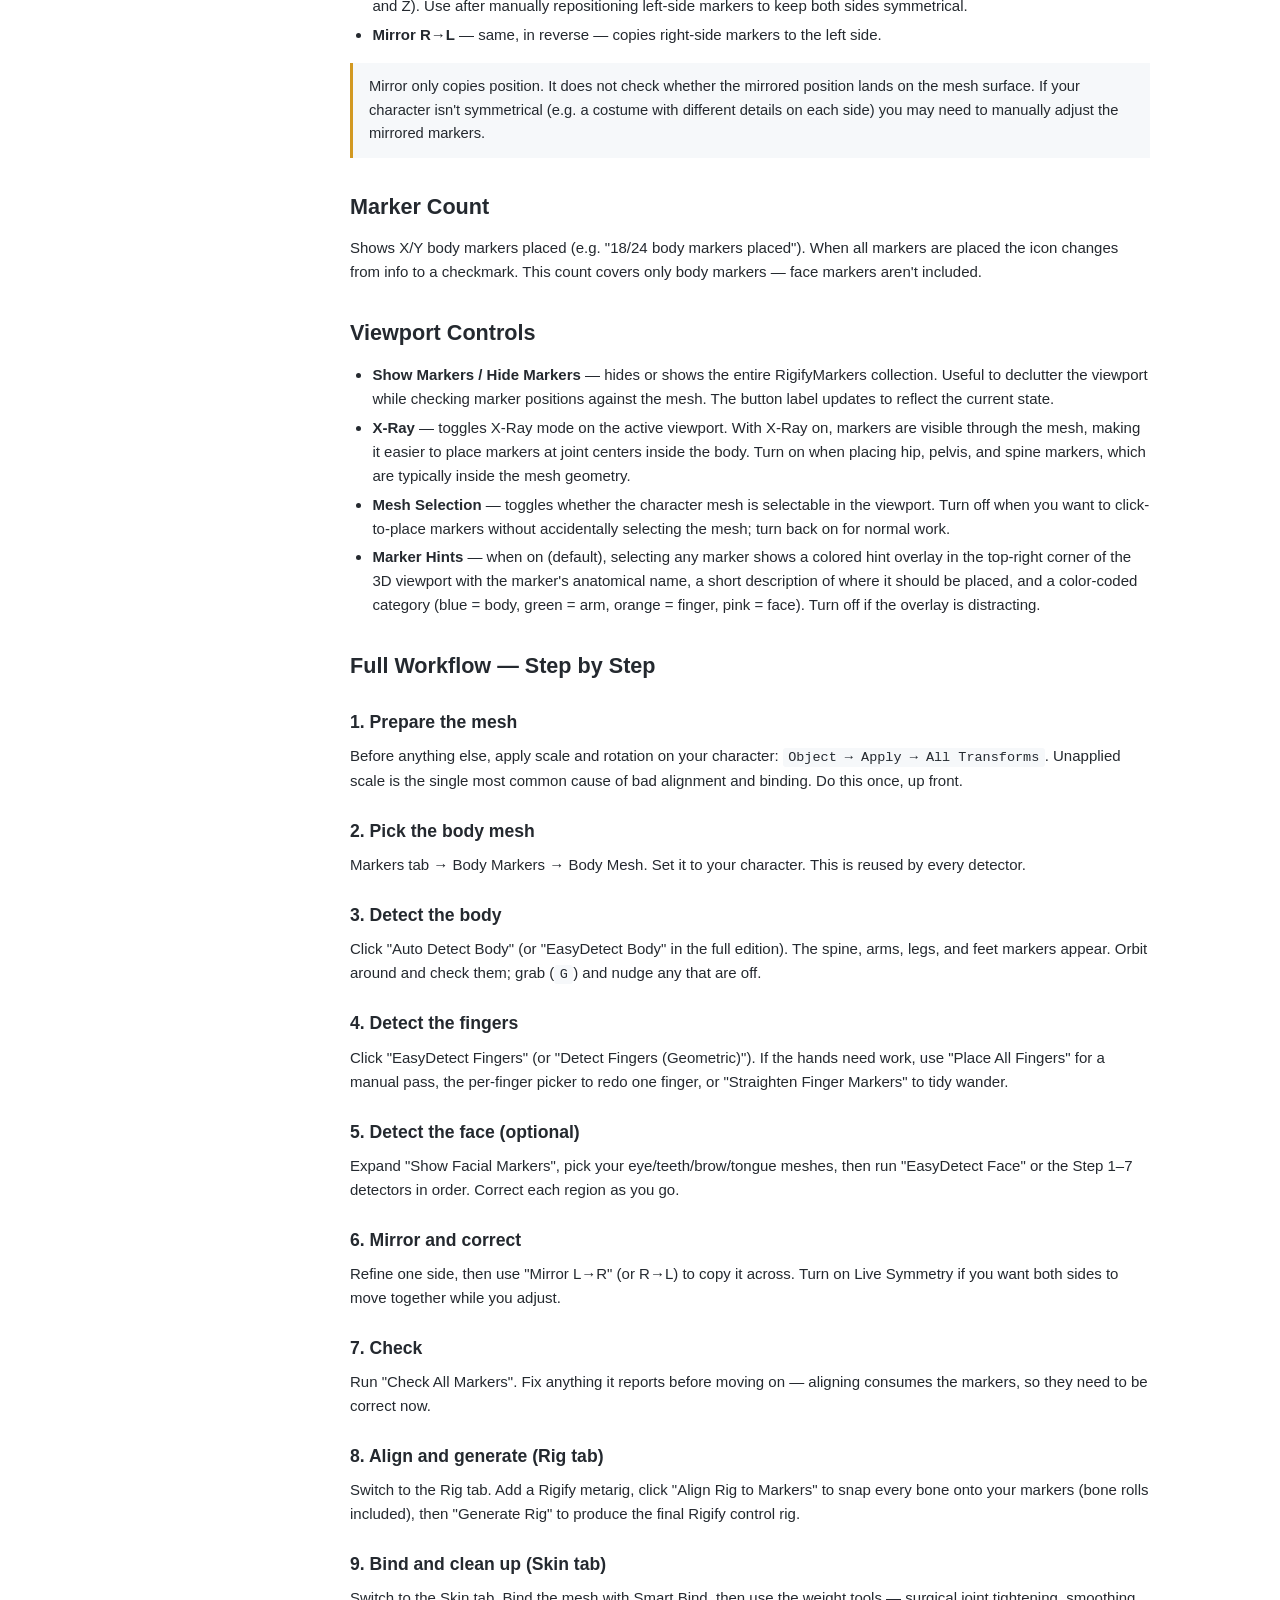
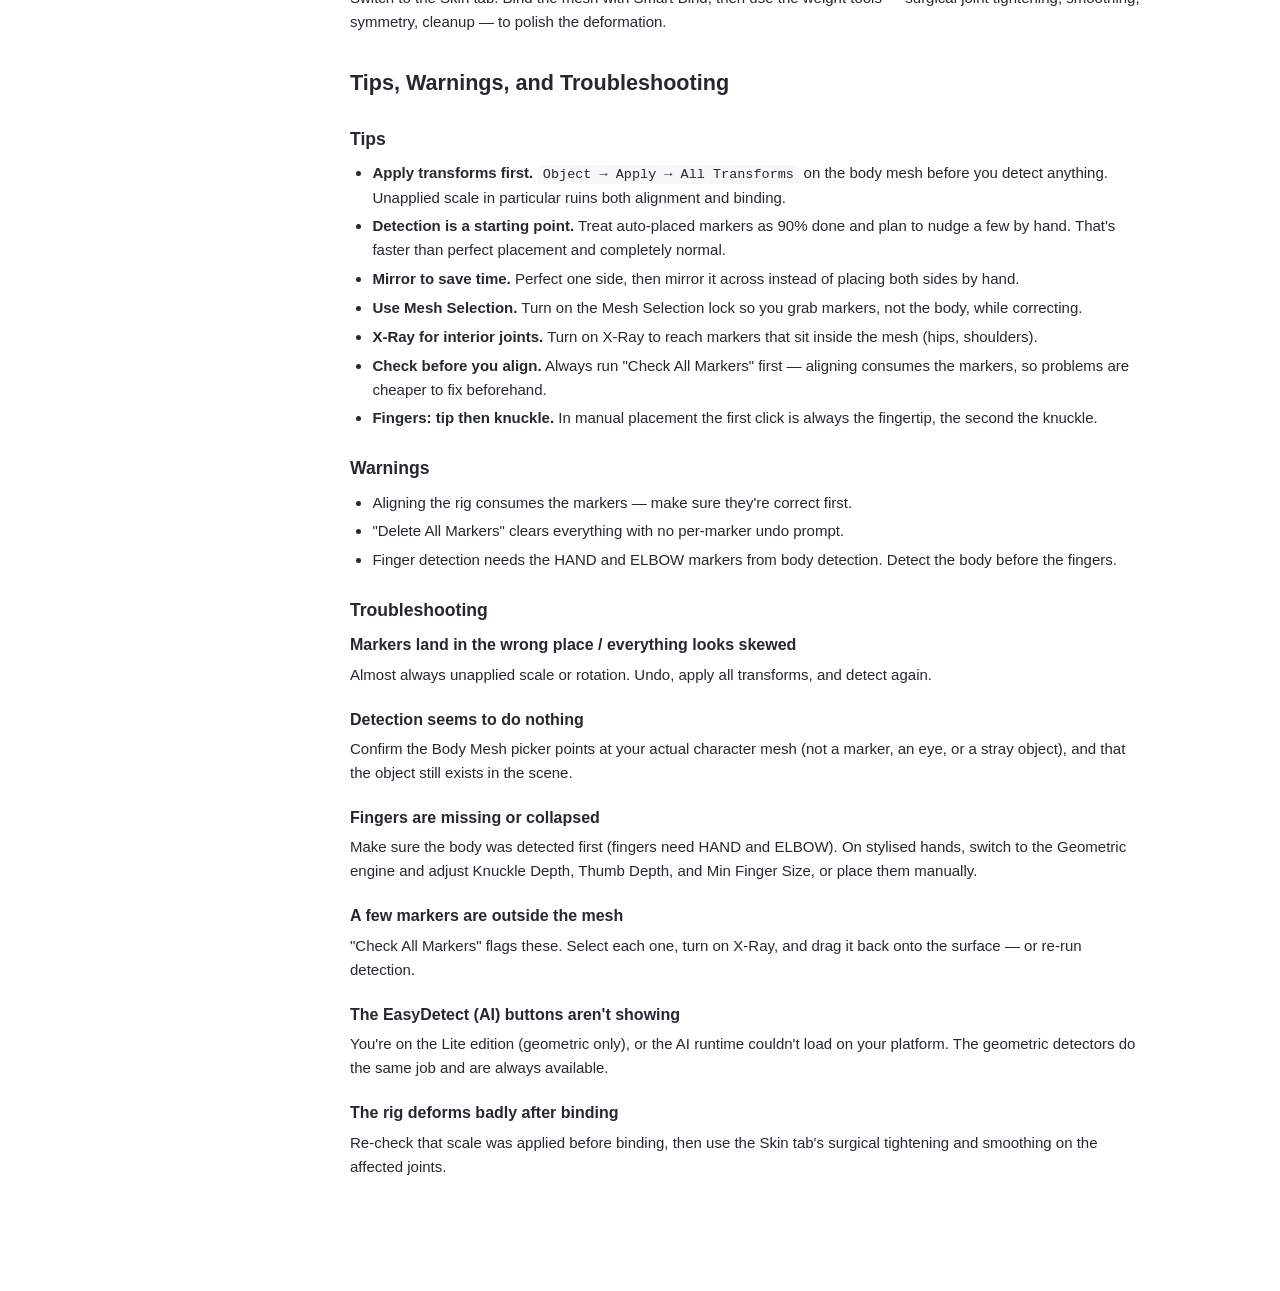
<file: docs/markers.html>
<!DOCTYPE html>
<html lang="en">
<head>
    <meta charset="UTF-8">
    <meta name="viewport" content="width=device-width, initial-scale=1.0">
    <title>Markers - Easy Rigify</title>
    <link rel="stylesheet" href="styles.css">
</head>
<body>
    <div class="layout">
        <nav class="sidenav">
            <a href="index.html" class="title">Easy Rigify Docs</a>
            <h5>Start</h5>
            <ul>
                <li><a href="index.html">Overview</a></li>
                <li><a href="getting-started.html">Getting Started</a></li>
            </ul>
            <h5>Workflow</h5>
            <ul>
                <li><a href="markers.html" class="active">Markers</a></li>
                <li><a href="rigging.html">Rig</a></li>
                <li><a href="skinning.html">Skin</a></li>
                <li><a href="features.html">Tools</a></li>
            </ul>
            <h5>Help</h5>
            <ul>
                <li><a href="troubleshooting.html">Troubleshooting &amp; FAQ</a></li>
            </ul>
        </nav>

        <div class="content">
            <h1>Markers Tab</h1>
            <p class="intro">A complete guide to placing markers and generating a rigged, skinned character.</p>

            <section id="overview">
                <h2>Overview</h2>

                <h3>What markers are</h3>
                <p>Markers are small, visible empties you place on your character. Each one tells Easy Rigify where a joint belongs — such as a shoulder, a knuckle, or an eye corner. Once the markers are in place, the addon snaps a Rigify metarig to them, so you never have to line up bones in Edit Mode by hand.</p>
                <p>Markers are standard Blender empties. You can select them, grab them (<code>G</code>), and nudge any that land in the wrong spot. Adjusting a marker is always just click-and-drag — there is nothing hidden to "commit".</p>

                <h3>Where it lives</h3>
                <p>Everything lives in the 3D Viewport sidebar. Press <code>N</code> in the viewport and open the "Easy Rigify" tab. The tab has four sub-tabs:</p>
                <ul>
                    <li><strong>Markers</strong> — place markers on the body, hands, and face (this page)</li>
                    <li><strong>Rig</strong> — add a metarig, align it to markers, generate</li>
                    <li><strong>Skin</strong> — bind the mesh and clean up weights</li>
                    <li><strong>Tools</strong> — fan bones and viewport helpers</li>
                </ul>

                <h3>The big picture</h3>
                <ol>
                    <li>Pick your body mesh</li>
                    <li>Detect the body, then the fingers, then the face</li>
                    <li>Fix any markers that are off, then mirror one good side across</li>
                    <li>Run "Check All Markers"</li>
                    <li>Go to the Rig tab: align and generate</li>
                    <li>Go to the Skin tab: bind and clean up</li>
                </ol>
                <p>Detection is a starting point, not the finish line — expect to nudge a few markers by hand on stylised or unusual characters. That's normal and fast.</p>

                <h3>Editions</h3>
                <ul>
                    <li><strong>Full edition</strong> — adds one-click AI detection (EasyDetect Body / Fingers / Face) alongside the geometric detectors</li>
                    <li><strong>Lite edition</strong> — geometric detection only. The EasyDetect buttons and the finger-engine switch don't appear; everything else is identical</li>
                </ul>
                <p>A scene saved in one edition opens fine in the other.</p>
            </section>

            <section id="body">
                <h2>Body Markers</h2>
                <ul>
                    <li><strong>Body Mesh</strong> — set this to your character mesh first. It's remembered and reused by every detector, so you only pick it once.</li>
                    <li><strong>Symmetrical Detect</strong> — when on, detection mirrors the left and right sides so they match exactly. Leave it on for symmetric characters.</li>
                    <li><strong>EasyDetect Body</strong> (Full Edition) — neural body-marker placement. Best on unusual proportions and stylised bodies.</li>
                    <li><strong>Auto Detect Body</strong> — geometric body-marker placement from the mesh shape. Places pelvis, spine, neck, head, shoulders, arms, elbows, hands, thighs, shins, feet, toes, and heels. Marker sizes auto-scale to the character.</li>
                </ul>
                <p>Either button places the full body-and-leg set. The scene is left as-is; nothing is hidden.</p>
            </section>

            <section id="fingers">
                <h2>Finger Markers</h2>

                <h3>Engine (Full Edition): EasyDetect or Geometric</h3>
                <ul>
                    <li><strong>EasyDetect</strong> — the full AI pipeline; best result per hand.</li>
                    <li><strong>Geometric</strong> — mesh-only detection, with its own tuning sliders:
                        <ul>
                            <li><strong>Auto-snap Wrist</strong> — moves the HAND marker onto the mesh wrist before detecting (the geometric walk starts there)</li>
                            <li><strong>Knuckle Depth / Thumb Depth / Min Finger Size</strong> — tune placement for thick, thin, or stylised hands</li>
                        </ul>
                    </li>
                </ul>
                <p>In Lite there's no engine choice — the geometric engine (with the same sliders) is always used.</p>

                <ul>
                    <li><strong>EasyDetect Fingers</strong> (or "Detect Fingers (Geometric)") — places every hand and finger joint in one click. Requires the HAND and ELBOW markers from body detection.</li>
                    <li><strong>Place All Fingers</strong> — a manual, two-clicks-per-finger workflow: first click is the fingertip, second is the knuckle. The two middle joints are interpolated between them, and the right hand mirrors from the left.</li>
                    <li>The small down-arrow beside "Place All Fingers" opens a per-finger picker, so you can redo just one finger (thumb, index, middle, ring, pinky) instead of all of them.</li>
                    <li><strong>Straighten Finger Markers</strong> — projects each finger's joints onto its bend plane, removing side-to-side wander while keeping the natural curl.</li>
                    <li><strong>Re-solve Selected Finger</strong> — re-runs detection for just the finger whose markers you have selected.</li>
                </ul>

                <h3>Place All Fingers — walkthrough</h3>
                <p>Clicking "Place All Fingers" starts an interactive two-click modal session for each finger. Click the tip first, then the knuckle, for the thumb; move to the index finger and do the same; repeat for all five fingers. You can undo each click and redo it.</p>
                <img src="images/markers-place-fingers-1.jpeg" alt="Finger markers placed on a hand mesh, tip and knuckle points highlighted">
                <p>After all five clicks, this mirrors the finger markers from left to right. You can then manually adjust each marker to fit the character's fingers for better bone placement.</p>
                <img src="images/markers-place-fingers-2.png" alt="Diagram of finger tip and knuckle click order">
                <div class="note warn">
                    Always mirror any adjustment to the left or right side when done.
                </div>

                <h3>Finger Picker popover</h3>
                <p>Opens a panel where you can select individual fingers to place separately. Useful if one finger was misplaced and you want to re-run just that one. Check or select which finger(s) to place, then click "Place Selected Fingers".</p>
            </section>

            <section id="face">
                <h2>Facial Markers</h2>

                <h3>Show Facial Markers</h3>
                <p>Expands or collapses the facial marker section. When off, facial markers and their detection steps are hidden. Turn this on only when your character has a face rig. Leave it off for body-only rigs (the Human (No Face) metarig).</p>
                <img src="images/markers-show-facial.png" alt="Facial markers panel with mesh pickers and detection steps">

                <h3>Select Meshes</h3>
                <p>You must assign mesh objects before running any detection step. The system uses these meshes to project marker positions onto the correct geometry.</p>
                <ul>
                    <li><strong>Body Mesh</strong> — the main face/head mesh, usually the same object as the body mesh set in Body Markers. Used for lips, nose, chin, cheeks, forehead, jaw, and temple markers.</li>
                    <li><strong>Eyeball</strong> — enable if your character has separate eyeball objects. <strong>Eye Count</strong>: Single (one shared mesh, rare) or Split (separate Left/Right Eye objects, most common). Used for eyelid detection and eye-center marker placement.</li>
                    <li><strong>Tongue</strong> — enable if your character has a separate tongue mesh. Used for tongue marker placement inside the mouth.</li>
                    <li><strong>Teeth</strong> — enable if your character has separate teeth meshes. <strong>Teeth Count</strong>: Single (one mesh for both) or Split (separate Top/Bottom objects). Used for upper/lower teeth marker placement.</li>
                    <li><strong>Eyebrow</strong> — enable if your character has separate eyebrow mesh objects. <strong>Brow Count</strong>: Single or Split, same idea as eyes/teeth.</li>
                </ul>
                <p><strong>EasyDetect Face</strong> (Full Edition) — one-click neural face-landmark placement. Needs the eye mesh selected to work effectively.</p>

                <h3>Detection steps</h3>
                <p>Run each step in order after assigning all meshes above. Each step projects markers onto the mesh using geometry analysis.</p>

                <h4>Step 1 — Teeth &amp; Tongue</h4>
                <p>Detects the position and orientation of upper and lower teeth (FACE_TEETH_T, FACE_TEETH_B) and tongue segments (FACE_TONGUE, FACE_TONGUE_001, FACE_TONGUE_002). Markers need manual adjustment to fit the teeth and tongue — cube-shaped empties for teeth, plain axes for the tongue. Requires Teeth and/or Tongue enabled above with meshes assigned.</p>
                <img src="images/markers-teeth-tongue.jpeg" alt="Teeth and tongue markers on a jaw mesh">

                <h4>Step 2 — Brow &amp; Eyes</h4>
                <p>Places 4 markers on each eyebrow and a marker for each eyeball center. Requires Brow Mesh assigned, and eyeball mesh(es) assigned if available.</p>
                <img src="images/markers-brow-eyes.jpeg" alt="Eyebrow and eye center markers on a head mesh">

                <h4>Step 3 — Lips</h4>
                <p>Detects the lip contour: upper lip (FACE_LIP_T, FACE_MOUTH_TOP_L/R), lower lip (FACE_LIP_B, FACE_MOUTH_BOT_L/R), and mouth corners (FACE_MOUTH_CORNER_L/R). Requires Body Mesh assigned; also needs the teeth marker placed for better detection. Lip markers usually need a little adjustment to sit correctly on the character's lips.</p>
                <img src="images/markers-lips.jpeg" alt="Lip contour markers around a character's mouth">

                <h4>Step 4 — Nose</h4>
                <p>Detects nose bridge (L&amp;R), nose tip, nose wing (L&amp;R), and nose bottom. Requires Body Mesh assigned.</p>
                <img src="images/markers-nose.jpeg" alt="Nose bridge, tip, and wing markers on a face mesh">

                <h4>Step 5 — Eyelids</h4>
                <p>Detects upper/lower eyelid, eyelid crease points, inner/outer lid corners, and Brow_bot_outer (extends outside the eyelid toward the ear). Requires Body Mesh assigned; eyeball mesh(es) highly recommended for accurate eyelid projection.</p>
                <img src="images/markers-eyelids.jpeg" alt="Eyelid crease and corner markers around an eye">

                <h4>Step 6 — Chin / Cheek / Jaw</h4>
                <p>Detects chin center and sides (FACE_CHIN, FACE_CHIN_L/R), jaw line control points (FACE_JAW, FACE_JAW_SIDE_L/R), cheek high points (FACE_CHEEK_T/B_L/R), and ear attachment point (FACE_EAR_L/R). Requires Body Mesh assigned.</p>
                <img src="images/markers-chin-cheek-jaw-1.jpeg" alt="Chin, cheek, jaw, and ear markers, front view">
                <img src="images/markers-chin-cheek-jaw-2.jpeg" alt="Chin, cheek, jaw, and ear markers, side view">

                <h4>Step 7 — Forehead</h4>
                <p>Detects forehead center (FACE_FOREHEAD), forehead side arc (FACE_FOREHEAD_SIDE_L/R), and temple (FACE_TEMPLE_L/R). Requires Body Mesh assigned.</p>
                <img src="images/markers-forehead.jpg" alt="Forehead and temple markers on top of a head mesh">

                <h3>After detection</h3>
                <p>Inspect the face markers in the viewport. The system projects markers onto the nearest mesh surface geometry — for stylized characters, some markers may need manual fine-tuning.</p>
                <p>To adjust a face marker: click it to select, move it with <code>G</code>. Face markers accept any position — alignment reads them the same way as manually placed markers.</p>
            </section>

            <section id="delete-all">
                <h2>Delete All Markers</h2>
                <p>Removes all body AND face markers from the scene and deletes both the RigifyMarkers and RigifyFaceMarkers collections. Use this to start fresh if you need to redo the entire placement.</p>
                <div class="note warn">
                    This cannot be undone in the usual sense — the empties are deleted from the scene. If you want to keep the markers for reference, save the file first.
                </div>
            </section>

            <section id="symmetry">
                <h2>Mirror</h2>
                <p><strong>Live Symmetry</strong> — while on, moving a marker on one side moves its counterpart on the other in real time.</p>
                <ul>
                    <li><strong>Mirror L→R</strong> — copies all _L markers to their _R counterparts by mirroring the X position (negates X, preserves Y and Z). Use after manually repositioning left-side markers to keep both sides symmetrical.</li>
                    <li><strong>Mirror R→L</strong> — same, in reverse — copies right-side markers to the left side.</li>
                </ul>
                <div class="note warn">
                    Mirror only copies position. It does not check whether the mirrored position lands on the mesh surface. If your character isn't symmetrical (e.g. a costume with different details on each side) you may need to manually adjust the mirrored markers.
                </div>
            </section>

            <section id="marker-count">
                <h2>Marker Count</h2>
                <p>Shows X/Y body markers placed (e.g. "18/24 body markers placed"). When all markers are placed the icon changes from info to a checkmark. This count covers only body markers — face markers aren't included.</p>
            </section>

            <section id="editing">
                <h2>Viewport Controls</h2>
                <ul>
                    <li><strong>Show Markers / Hide Markers</strong> — hides or shows the entire RigifyMarkers collection. Useful to declutter the viewport while checking marker positions against the mesh. The button label updates to reflect the current state.</li>
                    <li><strong>X-Ray</strong> — toggles X-Ray mode on the active viewport. With X-Ray on, markers are visible through the mesh, making it easier to place markers at joint centers inside the body. Turn on when placing hip, pelvis, and spine markers, which are typically inside the mesh geometry.</li>
                    <li><strong>Mesh Selection</strong> — toggles whether the character mesh is selectable in the viewport. Turn off when you want to click-to-place markers without accidentally selecting the mesh; turn back on for normal work.</li>
                    <li><strong>Marker Hints</strong> — when on (default), selecting any marker shows a colored hint overlay in the top-right corner of the 3D viewport with the marker's anatomical name, a short description of where it should be placed, and a color-coded category (blue = body, green = arm, orange = finger, pink = face). Turn off if the overlay is distracting.</li>
                </ul>
            </section>

            <section id="workflow">
                <h2>Full Workflow — Step by Step</h2>

                <h3>1. Prepare the mesh</h3>
                <p>Before anything else, apply scale and rotation on your character: <code>Object → Apply → All Transforms</code>. Unapplied scale is the single most common cause of bad alignment and binding. Do this once, up front.</p>

                <h3>2. Pick the body mesh</h3>
                <p>Markers tab → Body Markers → Body Mesh. Set it to your character. This is reused by every detector.</p>

                <h3>3. Detect the body</h3>
                <p>Click "Auto Detect Body" (or "EasyDetect Body" in the full edition). The spine, arms, legs, and feet markers appear. Orbit around and check them; grab (<code>G</code>) and nudge any that are off.</p>

                <h3>4. Detect the fingers</h3>
                <p>Click "EasyDetect Fingers" (or "Detect Fingers (Geometric)"). If the hands need work, use "Place All Fingers" for a manual pass, the per-finger picker to redo one finger, or "Straighten Finger Markers" to tidy wander.</p>

                <h3>5. Detect the face (optional)</h3>
                <p>Expand "Show Facial Markers", pick your eye/teeth/brow/tongue meshes, then run "EasyDetect Face" or the Step 1–7 detectors in order. Correct each region as you go.</p>

                <h3>6. Mirror and correct</h3>
                <p>Refine one side, then use "Mirror L→R" (or R→L) to copy it across. Turn on Live Symmetry if you want both sides to move together while you adjust.</p>

                <h3>7. Check</h3>
                <p>Run "Check All Markers". Fix anything it reports before moving on — aligning consumes the markers, so they need to be correct now.</p>

                <h3>8. Align and generate (Rig tab)</h3>
                <p>Switch to the Rig tab. Add a Rigify metarig, click "Align Rig to Markers" to snap every bone onto your markers (bone rolls included), then "Generate Rig" to produce the final Rigify control rig.</p>

                <h3>9. Bind and clean up (Skin tab)</h3>
                <p>Switch to the Skin tab. Bind the mesh with Smart Bind, then use the weight tools — surgical joint tightening, smoothing, symmetry, cleanup — to polish the deformation.</p>
            </section>

            <section id="tips">
                <h2>Tips, Warnings, and Troubleshooting</h2>

                <h3>Tips</h3>
                <ul>
                    <li><strong>Apply transforms first.</strong> <code>Object → Apply → All Transforms</code> on the body mesh before you detect anything. Unapplied scale in particular ruins both alignment and binding.</li>
                    <li><strong>Detection is a starting point.</strong> Treat auto-placed markers as 90% done and plan to nudge a few by hand. That's faster than perfect placement and completely normal.</li>
                    <li><strong>Mirror to save time.</strong> Perfect one side, then mirror it across instead of placing both sides by hand.</li>
                    <li><strong>Use Mesh Selection.</strong> Turn on the Mesh Selection lock so you grab markers, not the body, while correcting.</li>
                    <li><strong>X-Ray for interior joints.</strong> Turn on X-Ray to reach markers that sit inside the mesh (hips, shoulders).</li>
                    <li><strong>Check before you align.</strong> Always run "Check All Markers" first — aligning consumes the markers, so problems are cheaper to fix beforehand.</li>
                    <li><strong>Fingers: tip then knuckle.</strong> In manual placement the first click is always the fingertip, the second the knuckle.</li>
                </ul>

                <h3>Warnings</h3>
                <ul>
                    <li>Aligning the rig consumes the markers — make sure they're correct first.</li>
                    <li>"Delete All Markers" clears everything with no per-marker undo prompt.</li>
                    <li>Finger detection needs the HAND and ELBOW markers from body detection. Detect the body before the fingers.</li>
                </ul>

                <h3>Troubleshooting</h3>

                <div class="qa">
                    <h3>Markers land in the wrong place / everything looks skewed</h3>
                    <p>Almost always unapplied scale or rotation. Undo, apply all transforms, and detect again.</p>
                </div>

                <div class="qa">
                    <h3>Detection seems to do nothing</h3>
                    <p>Confirm the Body Mesh picker points at your actual character mesh (not a marker, an eye, or a stray object), and that the object still exists in the scene.</p>
                </div>

                <div class="qa">
                    <h3>Fingers are missing or collapsed</h3>
                    <p>Make sure the body was detected first (fingers need HAND and ELBOW). On stylised hands, switch to the Geometric engine and adjust Knuckle Depth, Thumb Depth, and Min Finger Size, or place them manually.</p>
                </div>

                <div class="qa">
                    <h3>A few markers are outside the mesh</h3>
                    <p>"Check All Markers" flags these. Select each one, turn on X-Ray, and drag it back onto the surface — or re-run detection.</p>
                </div>

                <div class="qa">
                    <h3>The EasyDetect (AI) buttons aren't showing</h3>
                    <p>You're on the Lite edition (geometric only), or the AI runtime couldn't load on your platform. The geometric detectors do the same job and are always available.</p>
                </div>

                <div class="qa">
                    <h3>The rig deforms badly after binding</h3>
                    <p>Re-check that scale was applied before binding, then use the Skin tab's surgical tightening and smoothing on the affected joints.</p>
                </div>
            </section>
        </div>
    </div>
</body>
</html>
</file>
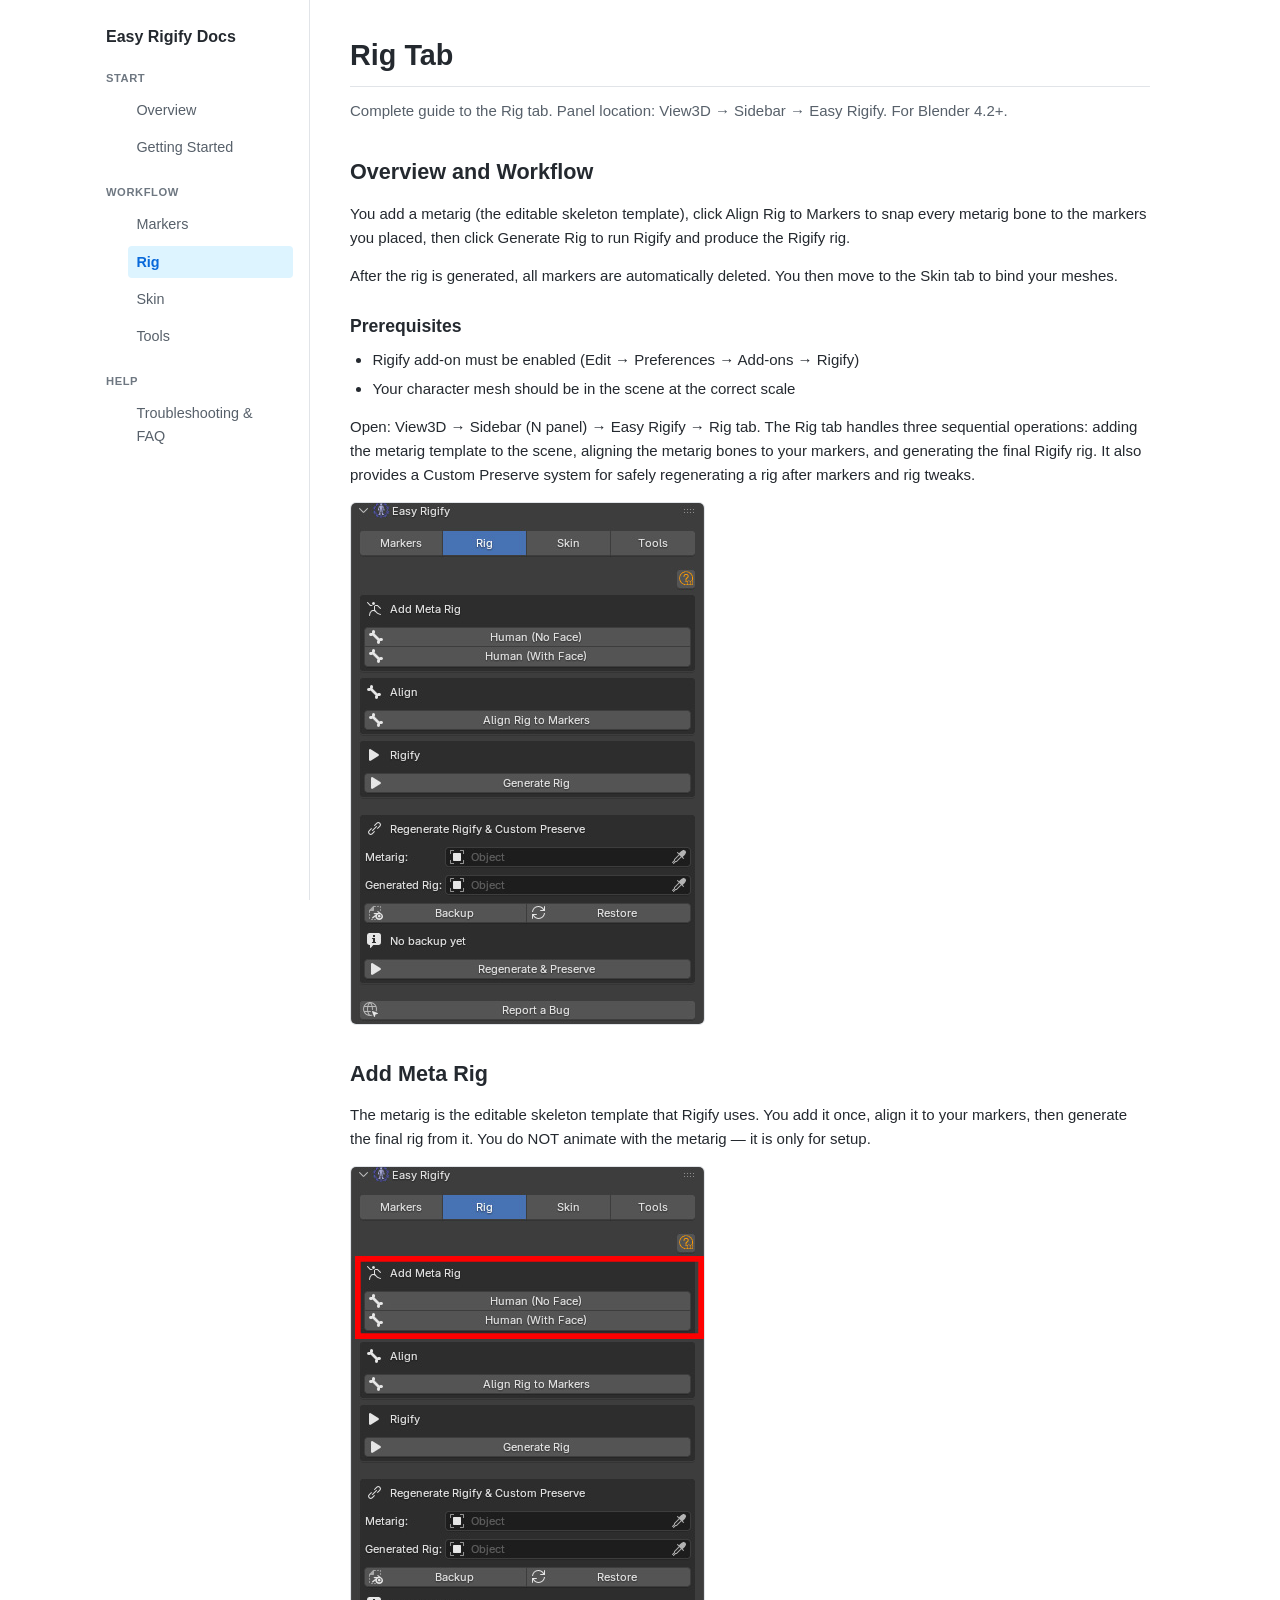
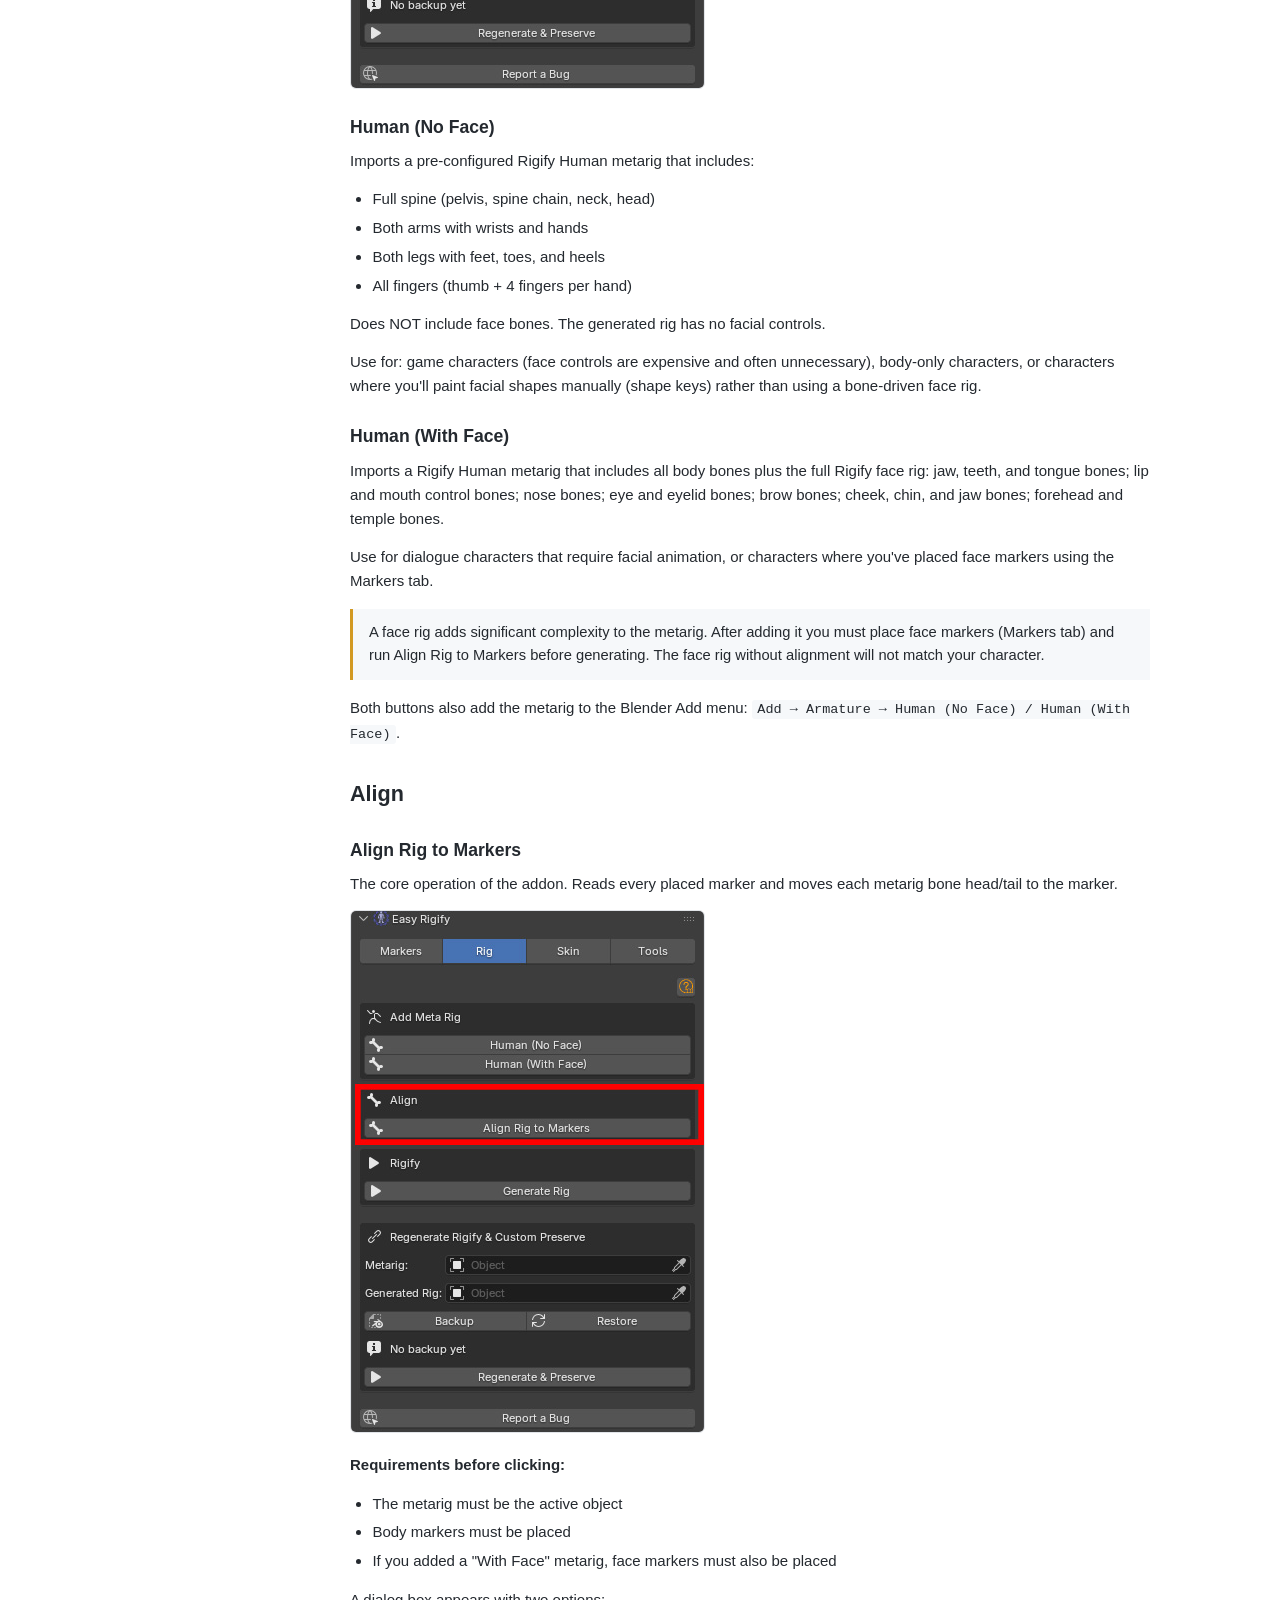
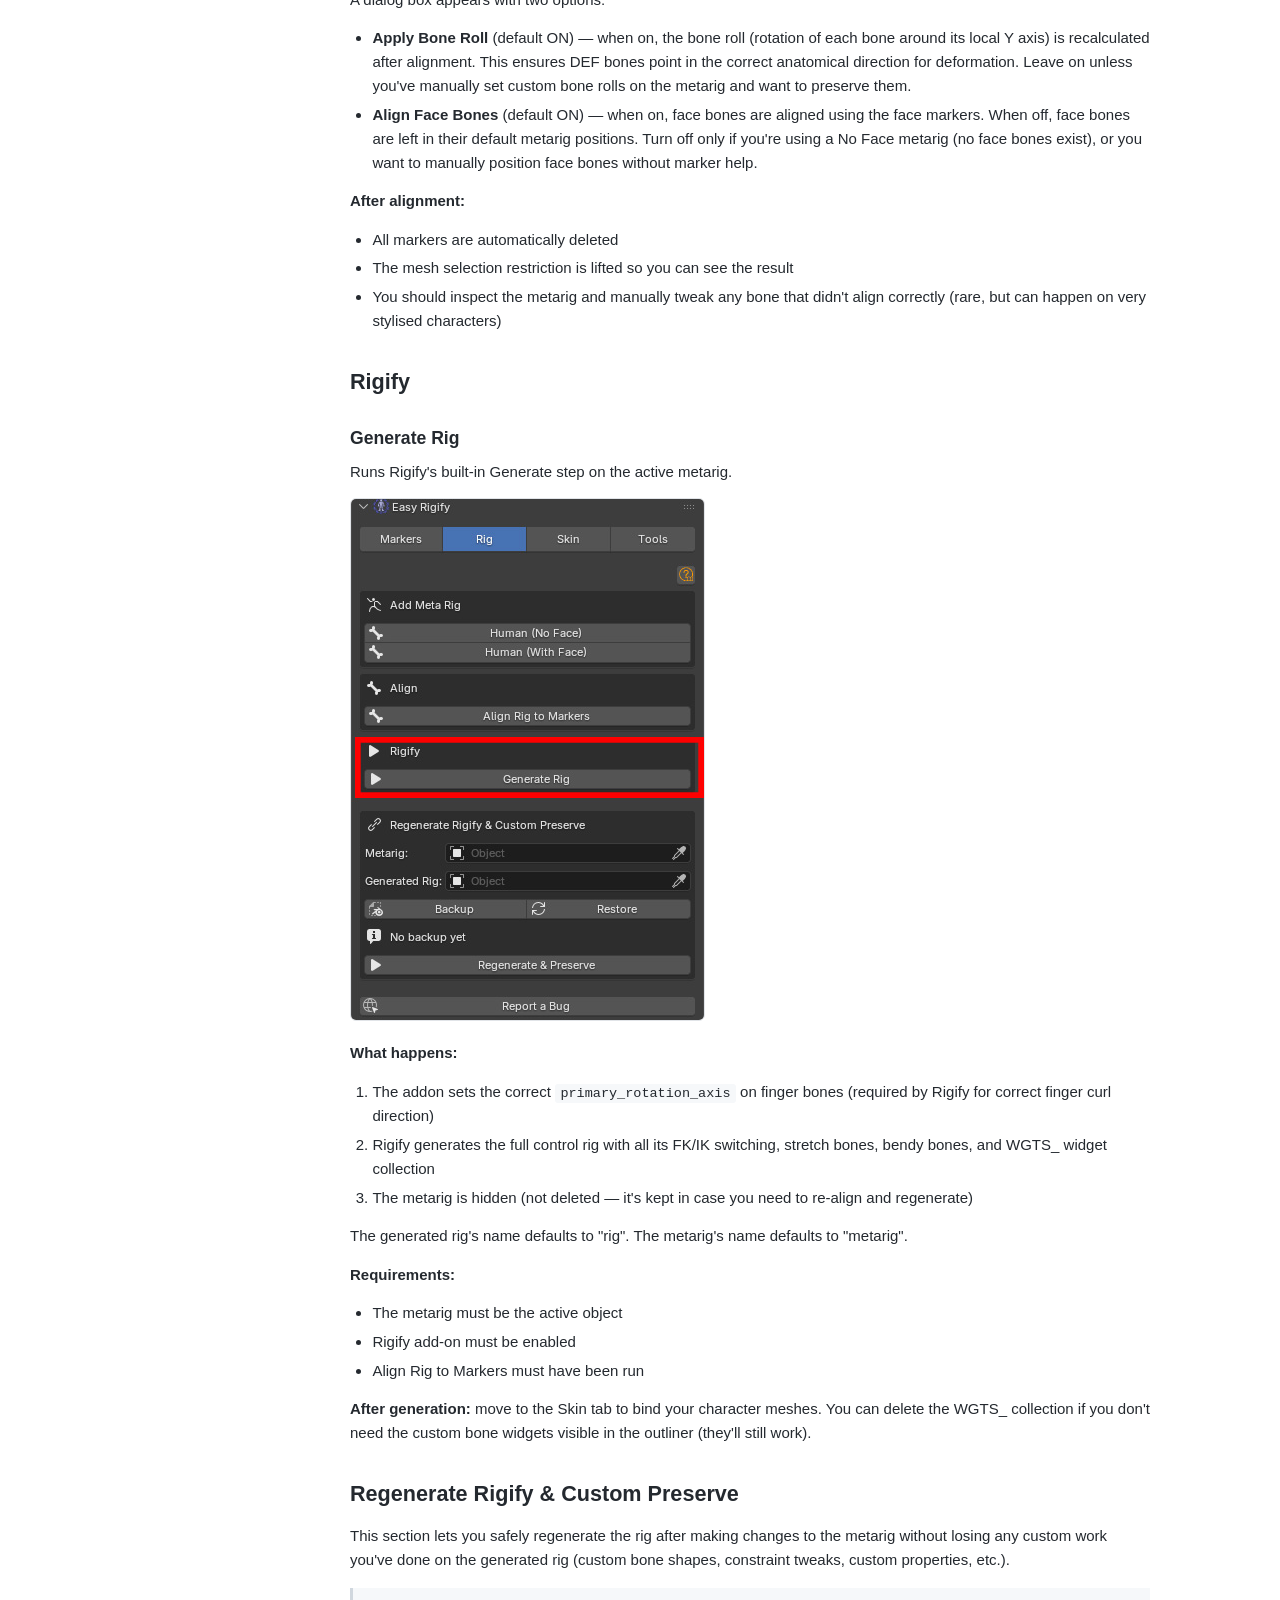
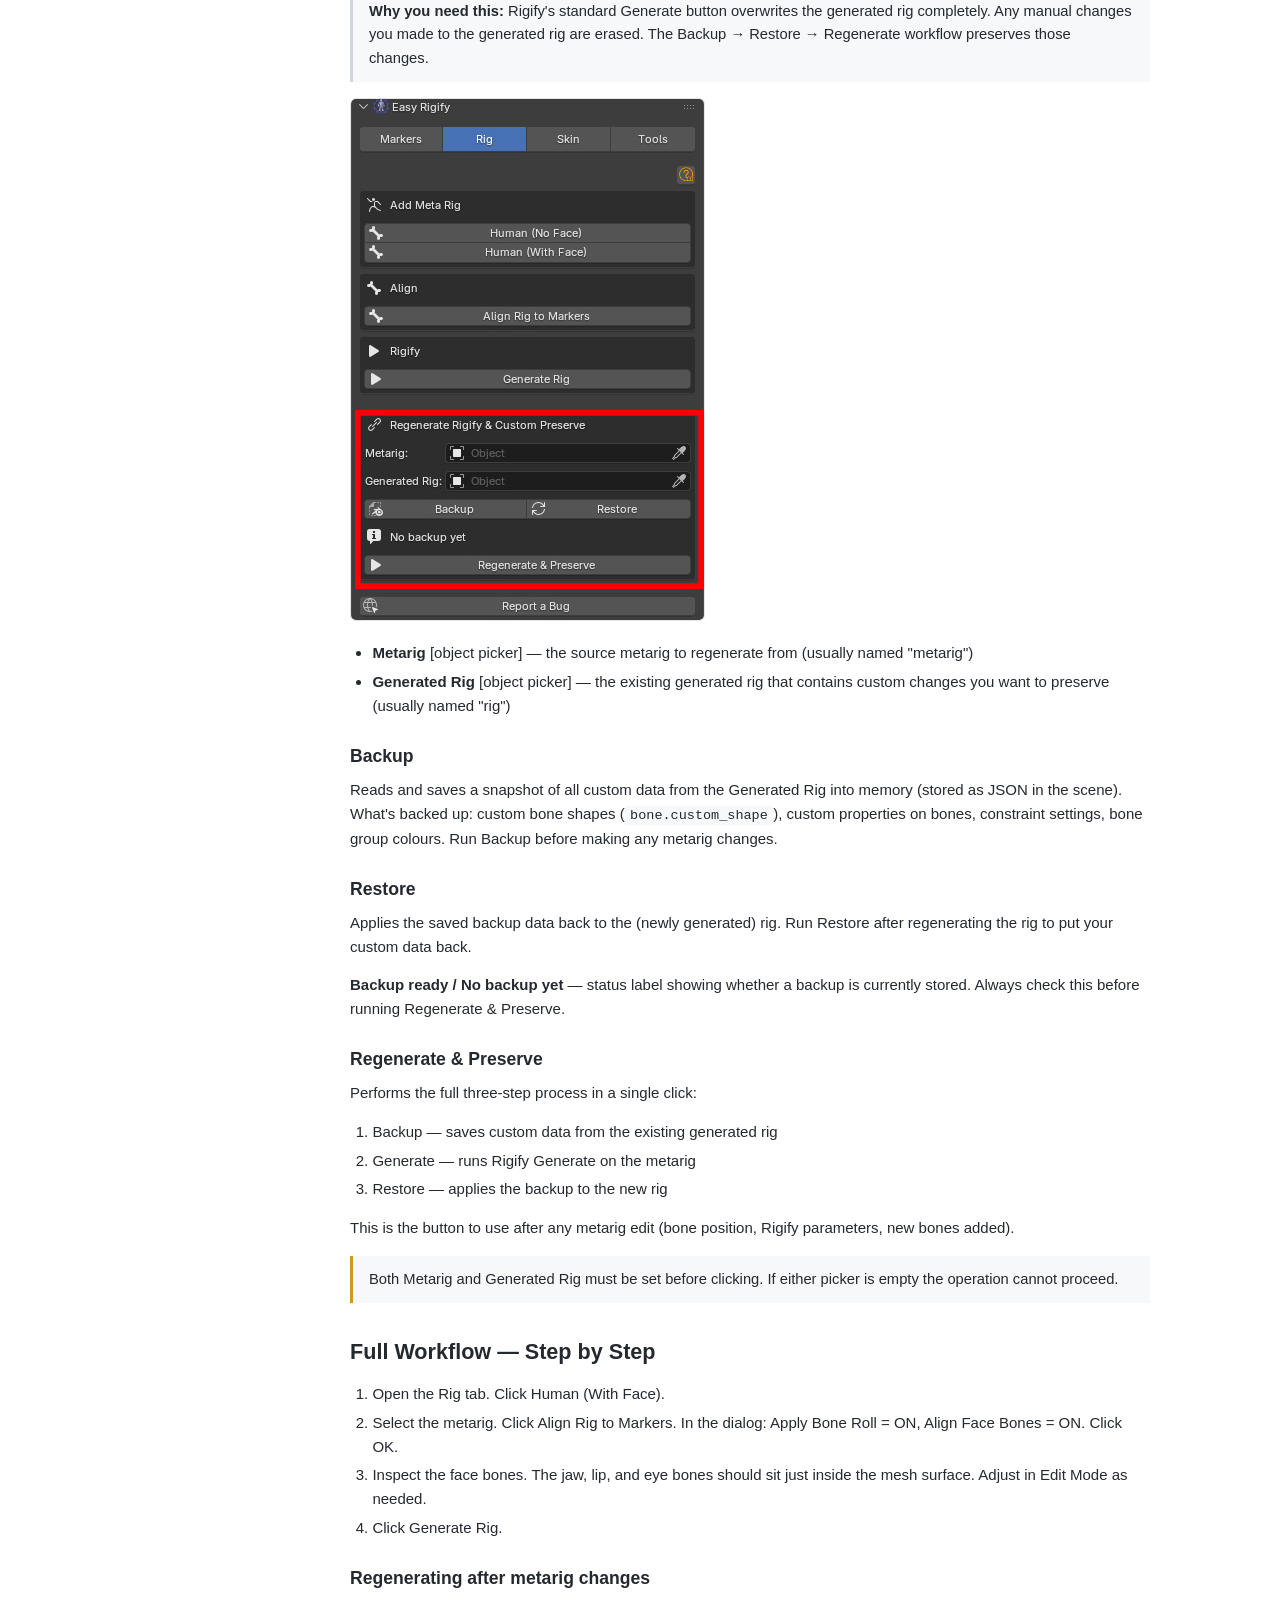
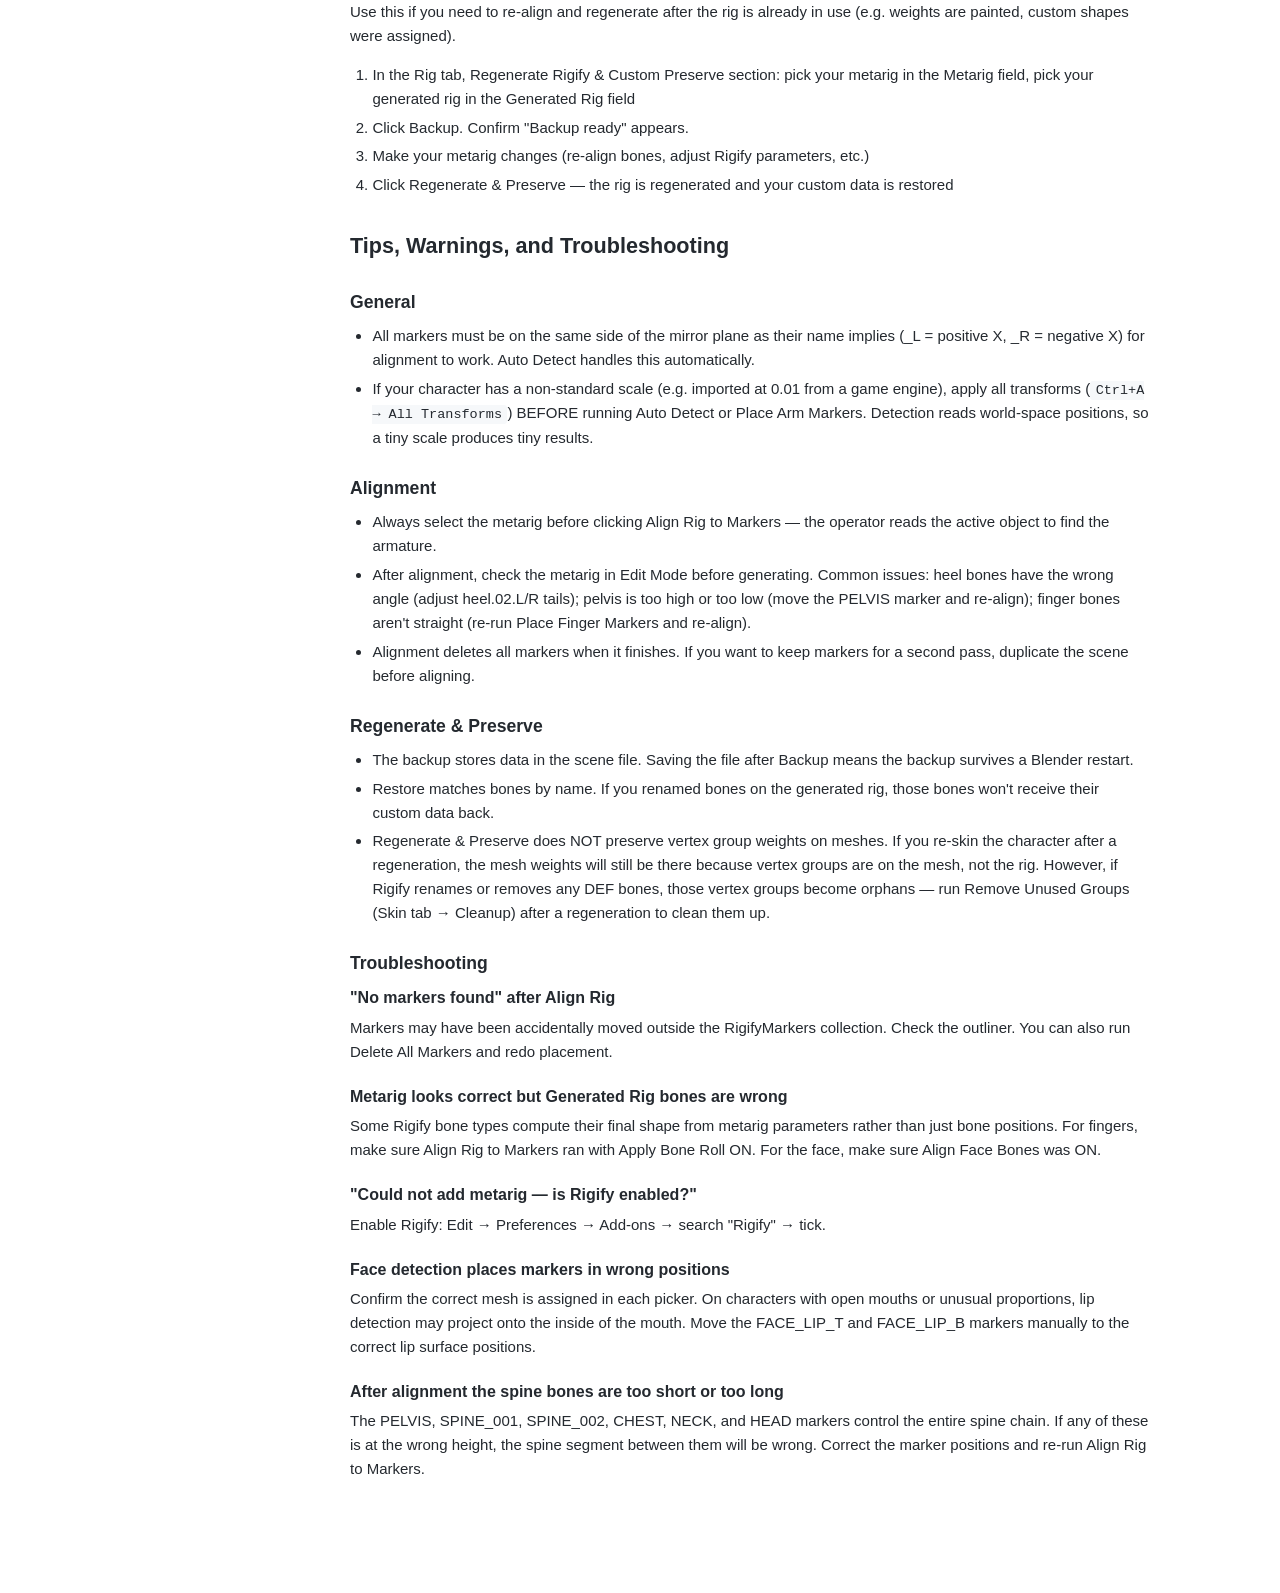
<file: docs/rigging.html>
<!DOCTYPE html>
<html lang="en">
<head>
    <meta charset="UTF-8">
    <meta name="viewport" content="width=device-width, initial-scale=1.0">
    <title>Rig - Easy Rigify</title>
    <link rel="stylesheet" href="styles.css">
</head>
<body>
    <div class="layout">
        <nav class="sidenav">
            <a href="index.html" class="title">Easy Rigify Docs</a>
            <h5>Start</h5>
            <ul>
                <li><a href="index.html">Overview</a></li>
                <li><a href="getting-started.html">Getting Started</a></li>
            </ul>
            <h5>Workflow</h5>
            <ul>
                <li><a href="markers.html">Markers</a></li>
                <li><a href="rigging.html" class="active">Rig</a></li>
                <li><a href="skinning.html">Skin</a></li>
                <li><a href="features.html">Tools</a></li>
            </ul>
            <h5>Help</h5>
            <ul>
                <li><a href="troubleshooting.html">Troubleshooting &amp; FAQ</a></li>
            </ul>
        </nav>

        <div class="content">
            <h1>Rig Tab</h1>
            <p class="intro">Complete guide to the Rig tab. Panel location: View3D → Sidebar → Easy Rigify. For Blender 4.2+.</p>

            <section id="overview">
                <h2>Overview and Workflow</h2>
                <p>You add a metarig (the editable skeleton template), click Align Rig to Markers to snap every metarig bone to the markers you placed, then click Generate Rig to run Rigify and produce the Rigify rig.</p>
                <p>After the rig is generated, all markers are automatically deleted. You then move to the Skin tab to bind your meshes.</p>

                <h3>Prerequisites</h3>
                <ul>
                    <li>Rigify add-on must be enabled (Edit → Preferences → Add-ons → Rigify)</li>
                    <li>Your character mesh should be in the scene at the correct scale</li>
                </ul>
                <p>Open: View3D → Sidebar (N panel) → Easy Rigify → Rig tab. The Rig tab handles three sequential operations: adding the metarig template to the scene, aligning the metarig bones to your markers, and generating the final Rigify rig. It also provides a Custom Preserve system for safely regenerating a rig after markers and rig tweaks.</p>
                <img src="images/rig-tab-overview.jpg" alt="Rig tab panel showing Add Meta Rig, Align, Rigify, and Regenerate sections">
            </section>

            <section id="metarig">
                <h2>Add Meta Rig</h2>
                <p>The metarig is the editable skeleton template that Rigify uses. You add it once, align it to your markers, then generate the final rig from it. You do NOT animate with the metarig — it is only for setup.</p>
                <img src="images/rig-add-metarig.jpg" alt="Add Meta Rig section highlighted, with Human (No Face) and Human (With Face) buttons">

                <h3>Human (No Face)</h3>
                <p>Imports a pre-configured Rigify Human metarig that includes:</p>
                <ul>
                    <li>Full spine (pelvis, spine chain, neck, head)</li>
                    <li>Both arms with wrists and hands</li>
                    <li>Both legs with feet, toes, and heels</li>
                    <li>All fingers (thumb + 4 fingers per hand)</li>
                </ul>
                <p>Does NOT include face bones. The generated rig has no facial controls.</p>
                <p>Use for: game characters (face controls are expensive and often unnecessary), body-only characters, or characters where you'll paint facial shapes manually (shape keys) rather than using a bone-driven face rig.</p>

                <h3>Human (With Face)</h3>
                <p>Imports a Rigify Human metarig that includes all body bones plus the full Rigify face rig: jaw, teeth, and tongue bones; lip and mouth control bones; nose bones; eye and eyelid bones; brow bones; cheek, chin, and jaw bones; forehead and temple bones.</p>
                <p>Use for dialogue characters that require facial animation, or characters where you've placed face markers using the Markers tab.</p>
                <div class="note warn">
                    A face rig adds significant complexity to the metarig. After adding it you must place face markers (Markers tab) and run Align Rig to Markers before generating. The face rig without alignment will not match your character.
                </div>
                <p>Both buttons also add the metarig to the Blender Add menu: <code>Add → Armature → Human (No Face) / Human (With Face)</code>.</p>
            </section>

            <section id="align">
                <h2>Align</h2>
                <h3>Align Rig to Markers</h3>
                <p>The core operation of the addon. Reads every placed marker and moves each metarig bone head/tail to the marker.</p>
                <img src="images/rig-align.jpg" alt="Align section highlighted with the Align Rig to Markers button">
                <p><strong>Requirements before clicking:</strong></p>
                <ul>
                    <li>The metarig must be the active object</li>
                    <li>Body markers must be placed</li>
                    <li>If you added a "With Face" metarig, face markers must also be placed</li>
                </ul>

                <p>A dialog box appears with two options:</p>
                <ul>
                    <li><strong>Apply Bone Roll</strong> (default ON) — when on, the bone roll (rotation of each bone around its local Y axis) is recalculated after alignment. This ensures DEF bones point in the correct anatomical direction for deformation. Leave on unless you've manually set custom bone rolls on the metarig and want to preserve them.</li>
                    <li><strong>Align Face Bones</strong> (default ON) — when on, face bones are aligned using the face markers. When off, face bones are left in their default metarig positions. Turn off only if you're using a No Face metarig (no face bones exist), or you want to manually position face bones without marker help.</li>
                </ul>

                <p><strong>After alignment:</strong></p>
                <ul>
                    <li>All markers are automatically deleted</li>
                    <li>The mesh selection restriction is lifted so you can see the result</li>
                    <li>You should inspect the metarig and manually tweak any bone that didn't align correctly (rare, but can happen on very stylised characters)</li>
                </ul>
            </section>

            <section id="generate">
                <h2>Rigify</h2>
                <h3>Generate Rig</h3>
                <p>Runs Rigify's built-in Generate step on the active metarig.</p>
                <img src="images/rig-generate.jpeg" alt="Rigify section highlighted with the Generate Rig button">
                <p><strong>What happens:</strong></p>
                <ol>
                    <li>The addon sets the correct <code>primary_rotation_axis</code> on finger bones (required by Rigify for correct finger curl direction)</li>
                    <li>Rigify generates the full control rig with all its FK/IK switching, stretch bones, bendy bones, and WGTS_ widget collection</li>
                    <li>The metarig is hidden (not deleted — it's kept in case you need to re-align and regenerate)</li>
                </ol>
                <p>The generated rig's name defaults to "rig". The metarig's name defaults to "metarig".</p>

                <p><strong>Requirements:</strong></p>
                <ul>
                    <li>The metarig must be the active object</li>
                    <li>Rigify add-on must be enabled</li>
                    <li>Align Rig to Markers must have been run</li>
                </ul>

                <p><strong>After generation:</strong> move to the Skin tab to bind your character meshes. You can delete the WGTS_ collection if you don't need the custom bone widgets visible in the outliner (they'll still work).</p>
            </section>

            <section id="regenerate">
                <h2>Regenerate Rigify &amp; Custom Preserve</h2>
                <p>This section lets you safely regenerate the rig after making changes to the metarig without losing any custom work you've done on the generated rig (custom bone shapes, constraint tweaks, custom properties, etc.).</p>

                <div class="note">
                    <strong>Why you need this:</strong> Rigify's standard Generate button overwrites the generated rig completely. Any manual changes you made to the generated rig are erased. The Backup → Restore → Regenerate workflow preserves those changes.
                </div>
                <img src="images/rig-regenerate-preserve.jpeg" alt="Regenerate Rigify and Custom Preserve section with Metarig, Generated Rig, Backup, and Restore controls">

                <ul>
                    <li><strong>Metarig</strong> [object picker] — the source metarig to regenerate from (usually named "metarig")</li>
                    <li><strong>Generated Rig</strong> [object picker] — the existing generated rig that contains custom changes you want to preserve (usually named "rig")</li>
                </ul>

                <h3>Backup</h3>
                <p>Reads and saves a snapshot of all custom data from the Generated Rig into memory (stored as JSON in the scene). What's backed up: custom bone shapes (<code>bone.custom_shape</code>), custom properties on bones, constraint settings, bone group colours. Run Backup before making any metarig changes.</p>

                <h3>Restore</h3>
                <p>Applies the saved backup data back to the (newly generated) rig. Run Restore after regenerating the rig to put your custom data back.</p>

                <p><strong>Backup ready / No backup yet</strong> — status label showing whether a backup is currently stored. Always check this before running Regenerate & Preserve.</p>

                <h3>Regenerate &amp; Preserve</h3>
                <p>Performs the full three-step process in a single click:</p>
                <ol>
                    <li>Backup — saves custom data from the existing generated rig</li>
                    <li>Generate — runs Rigify Generate on the metarig</li>
                    <li>Restore — applies the backup to the new rig</li>
                </ol>
                <p>This is the button to use after any metarig edit (bone position, Rigify parameters, new bones added).</p>
                <div class="note warn">
                    Both Metarig and Generated Rig must be set before clicking. If either picker is empty the operation cannot proceed.
                </div>
            </section>

            <section id="workflow">
                <h2>Full Workflow — Step by Step</h2>
                <ol>
                    <li>Open the Rig tab. Click Human (With Face).</li>
                    <li>Select the metarig. Click Align Rig to Markers. In the dialog: Apply Bone Roll = ON, Align Face Bones = ON. Click OK.</li>
                    <li>Inspect the face bones. The jaw, lip, and eye bones should sit just inside the mesh surface. Adjust in Edit Mode as needed.</li>
                    <li>Click Generate Rig.</li>
                </ol>

                <h3>Regenerating after metarig changes</h3>
                <p>Use this if you need to re-align and regenerate after the rig is already in use (e.g. weights are painted, custom shapes were assigned).</p>
                <ol>
                    <li>In the Rig tab, Regenerate Rigify &amp; Custom Preserve section: pick your metarig in the Metarig field, pick your generated rig in the Generated Rig field</li>
                    <li>Click Backup. Confirm "Backup ready" appears.</li>
                    <li>Make your metarig changes (re-align bones, adjust Rigify parameters, etc.)</li>
                    <li>Click Regenerate &amp; Preserve — the rig is regenerated and your custom data is restored</li>
                </ol>
            </section>

            <section id="troubleshoot">
                <h2>Tips, Warnings, and Troubleshooting</h2>

                <h3>General</h3>
                <ul>
                    <li>All markers must be on the same side of the mirror plane as their name implies (_L = positive X, _R = negative X) for alignment to work. Auto Detect handles this automatically.</li>
                    <li>If your character has a non-standard scale (e.g. imported at 0.01 from a game engine), apply all transforms (<code>Ctrl+A → All Transforms</code>) BEFORE running Auto Detect or Place Arm Markers. Detection reads world-space positions, so a tiny scale produces tiny results.</li>
                </ul>

                <h3>Alignment</h3>
                <ul>
                    <li>Always select the metarig before clicking Align Rig to Markers — the operator reads the active object to find the armature.</li>
                    <li>After alignment, check the metarig in Edit Mode before generating. Common issues: heel bones have the wrong angle (adjust heel.02.L/R tails); pelvis is too high or too low (move the PELVIS marker and re-align); finger bones aren't straight (re-run Place Finger Markers and re-align).</li>
                    <li>Alignment deletes all markers when it finishes. If you want to keep markers for a second pass, duplicate the scene before aligning.</li>
                </ul>

                <h3>Regenerate &amp; Preserve</h3>
                <ul>
                    <li>The backup stores data in the scene file. Saving the file after Backup means the backup survives a Blender restart.</li>
                    <li>Restore matches bones by name. If you renamed bones on the generated rig, those bones won't receive their custom data back.</li>
                    <li>Regenerate &amp; Preserve does NOT preserve vertex group weights on meshes. If you re-skin the character after a regeneration, the mesh weights will still be there because vertex groups are on the mesh, not the rig. However, if Rigify renames or removes any DEF bones, those vertex groups become orphans — run Remove Unused Groups (Skin tab → Cleanup) after a regeneration to clean them up.</li>
                </ul>

                <h3>Troubleshooting</h3>

                <div class="qa">
                    <h3>"No markers found" after Align Rig</h3>
                    <p>Markers may have been accidentally moved outside the RigifyMarkers collection. Check the outliner. You can also run Delete All Markers and redo placement.</p>
                </div>

                <div class="qa">
                    <h3>Metarig looks correct but Generated Rig bones are wrong</h3>
                    <p>Some Rigify bone types compute their final shape from metarig parameters rather than just bone positions. For fingers, make sure Align Rig to Markers ran with Apply Bone Roll ON. For the face, make sure Align Face Bones was ON.</p>
                </div>

                <div class="qa">
                    <h3>"Could not add metarig — is Rigify enabled?"</h3>
                    <p>Enable Rigify: Edit → Preferences → Add-ons → search "Rigify" → tick.</p>
                </div>

                <div class="qa">
                    <h3>Face detection places markers in wrong positions</h3>
                    <p>Confirm the correct mesh is assigned in each picker. On characters with open mouths or unusual proportions, lip detection may project onto the inside of the mouth. Move the FACE_LIP_T and FACE_LIP_B markers manually to the correct lip surface positions.</p>
                </div>

                <div class="qa">
                    <h3>After alignment the spine bones are too short or too long</h3>
                    <p>The PELVIS, SPINE_001, SPINE_002, CHEST, NECK, and HEAD markers control the entire spine chain. If any of these is at the wrong height, the spine segment between them will be wrong. Correct the marker positions and re-run Align Rig to Markers.</p>
                </div>
            </section>
        </div>
    </div>
</body>
</html>
</file>
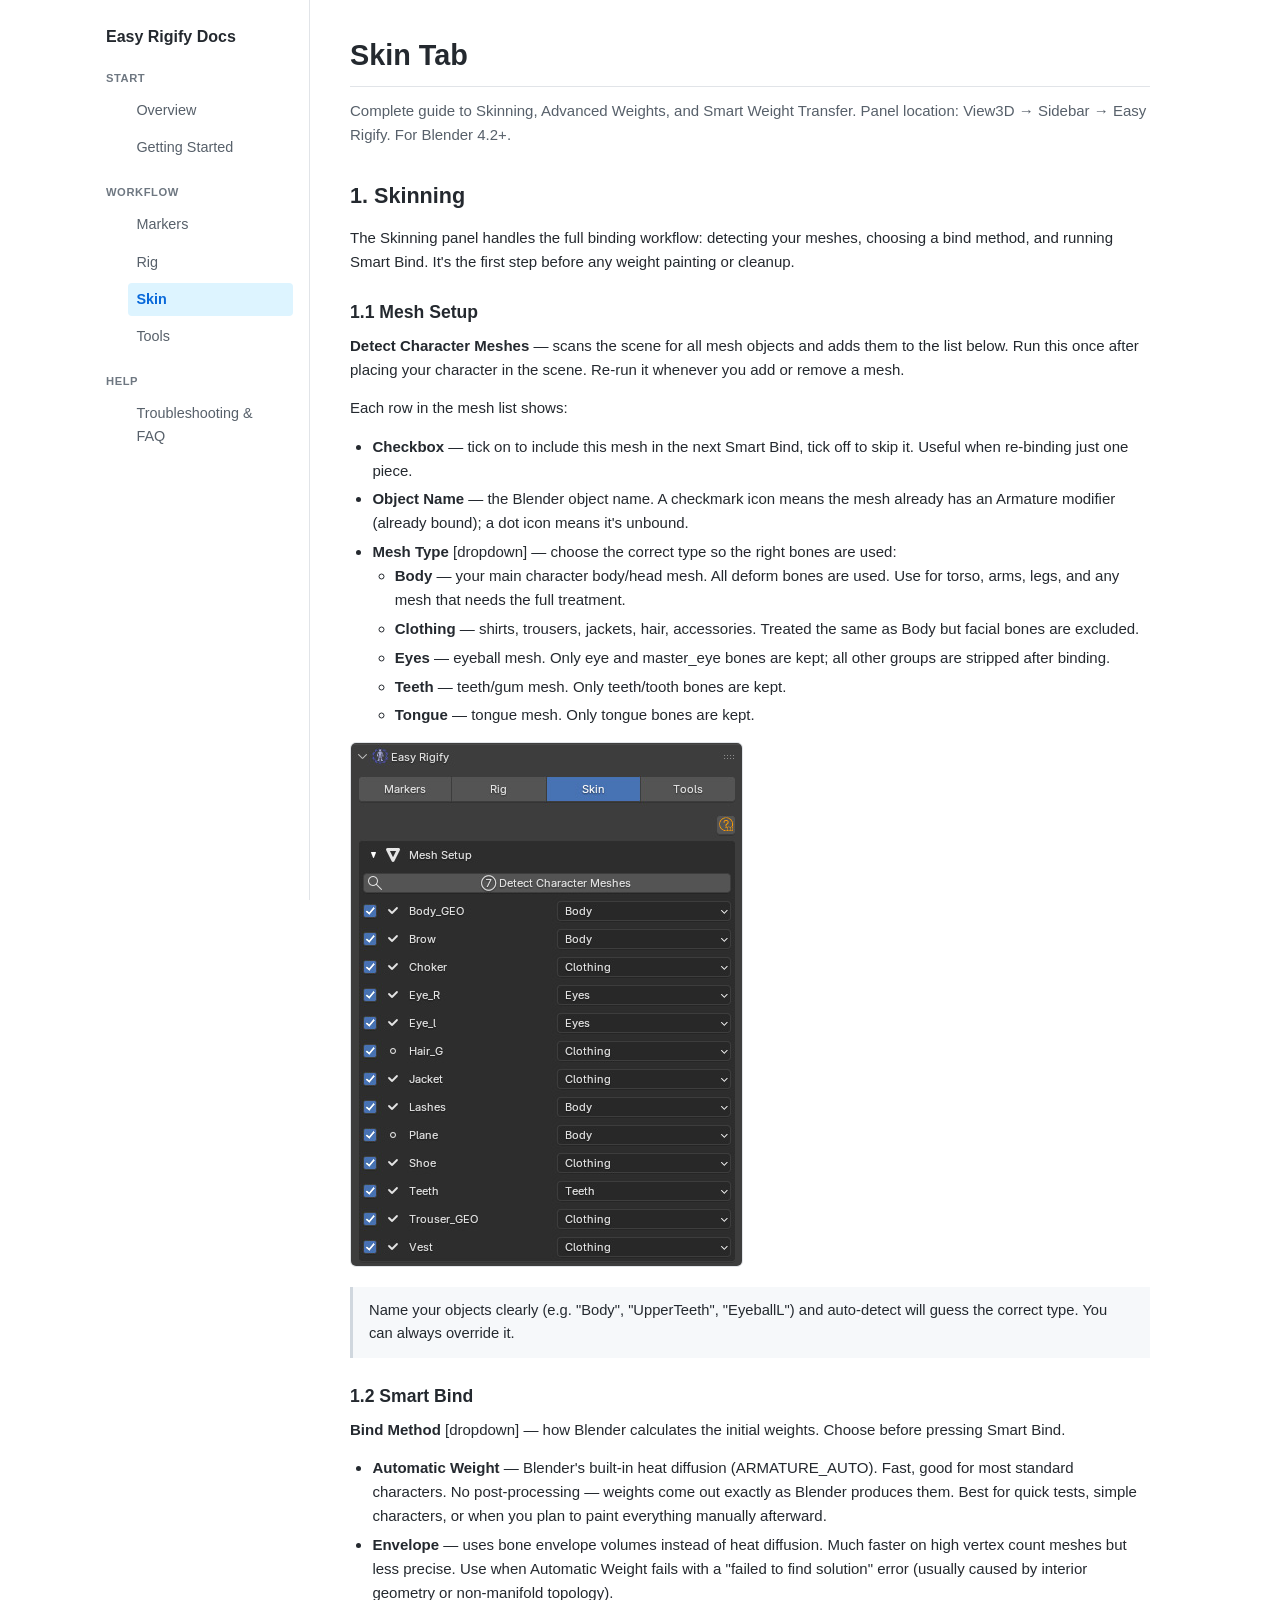
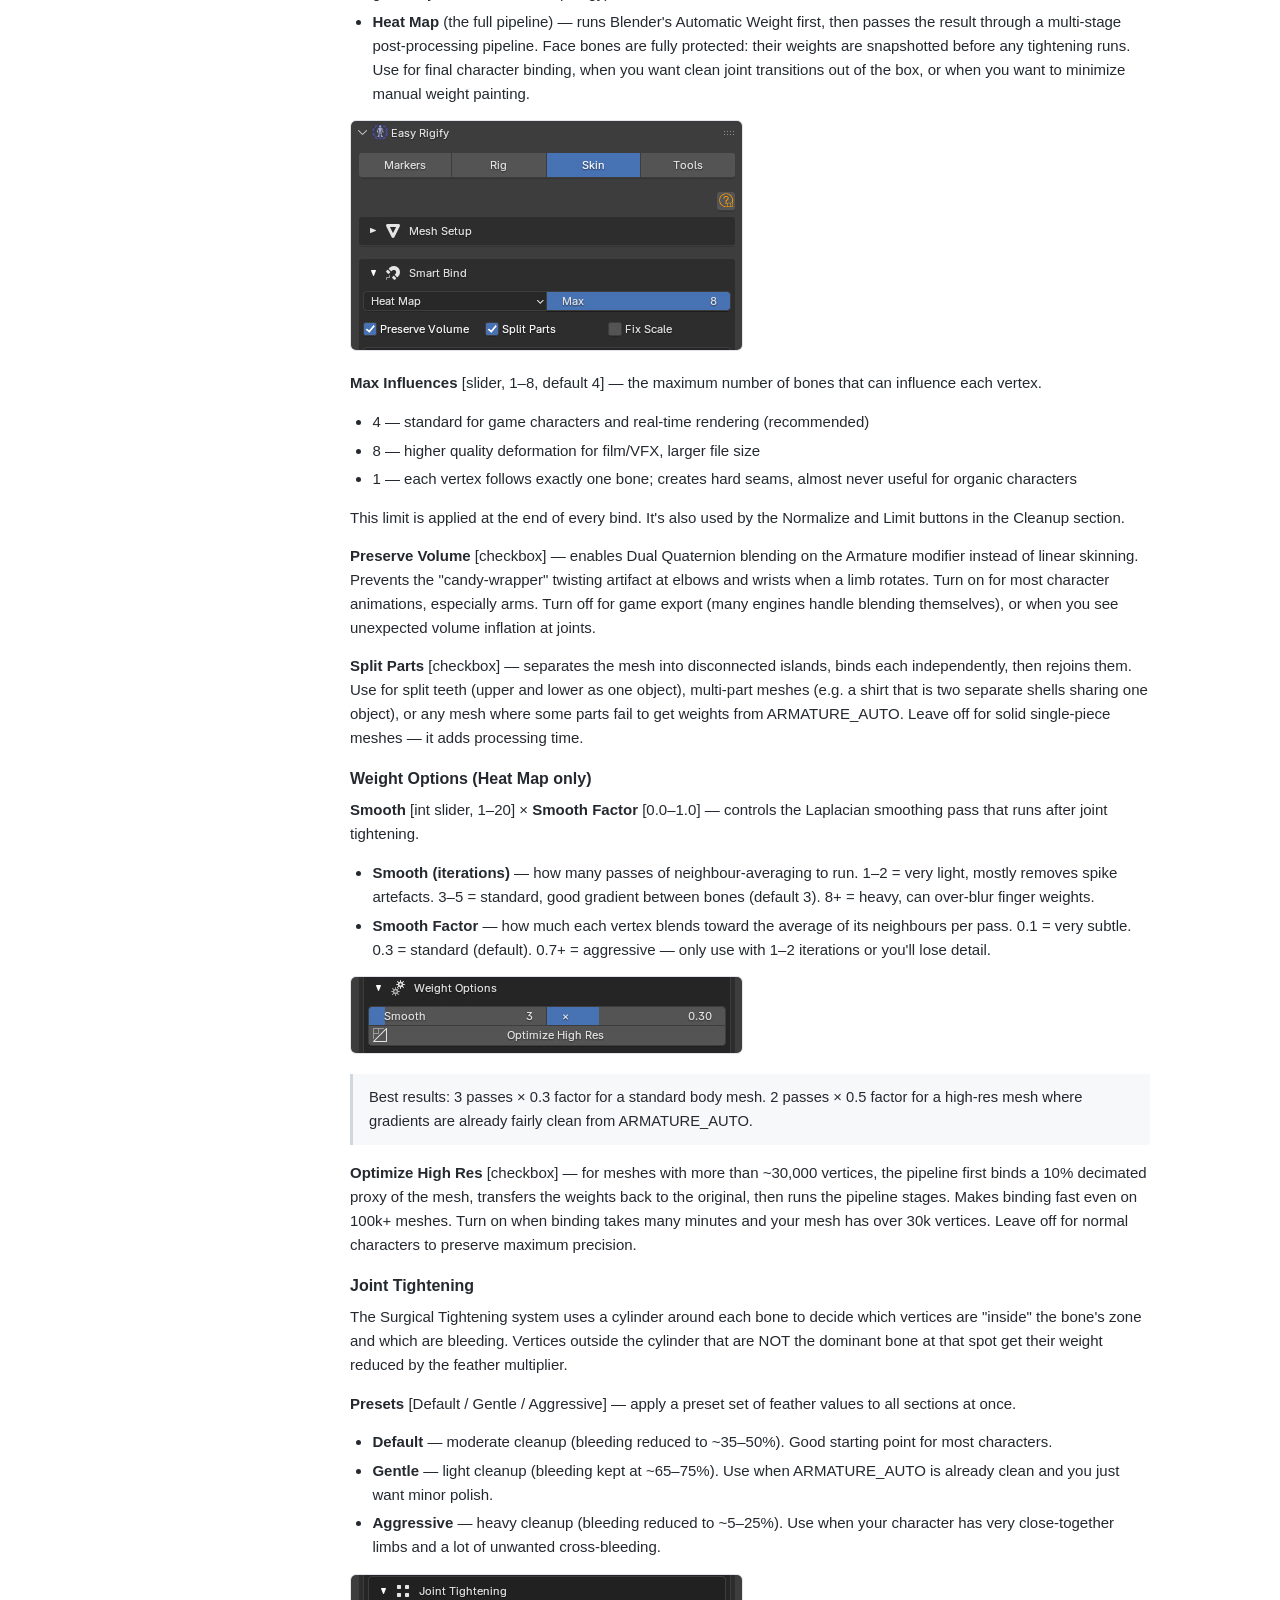
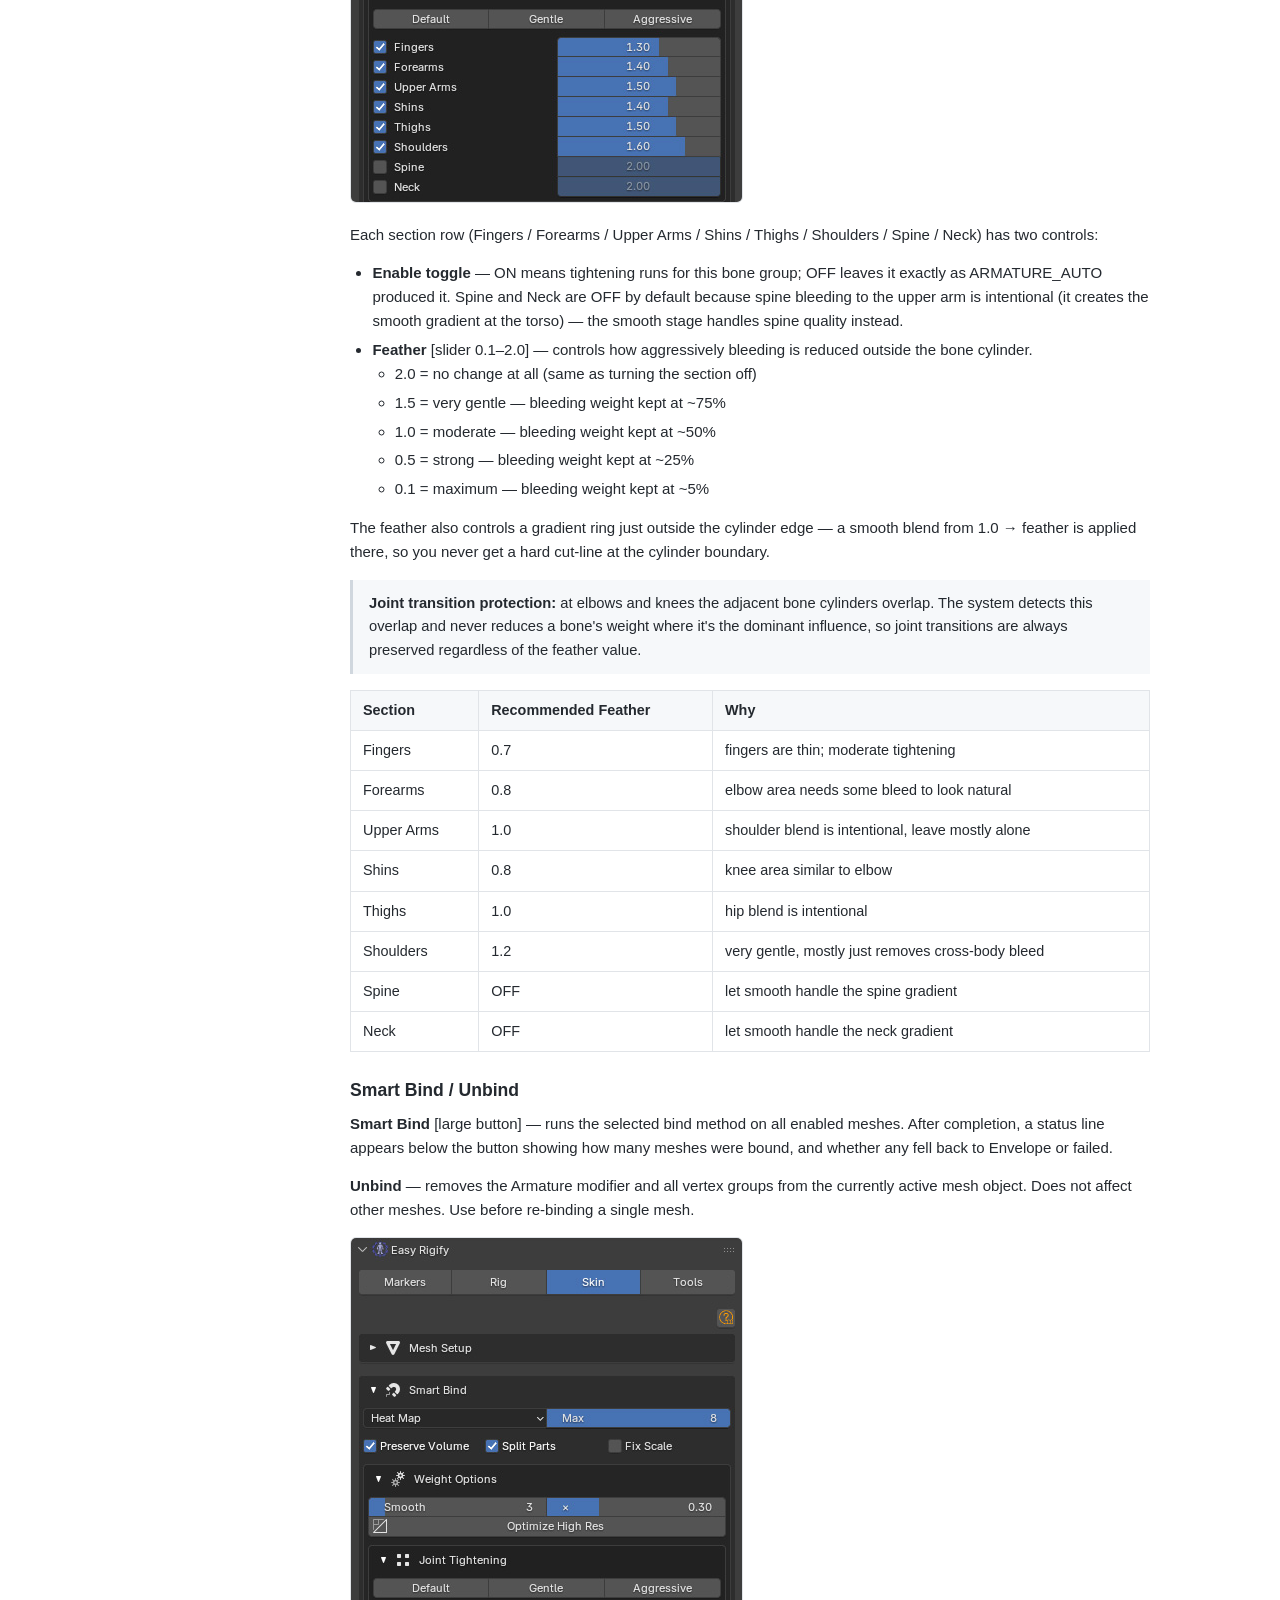
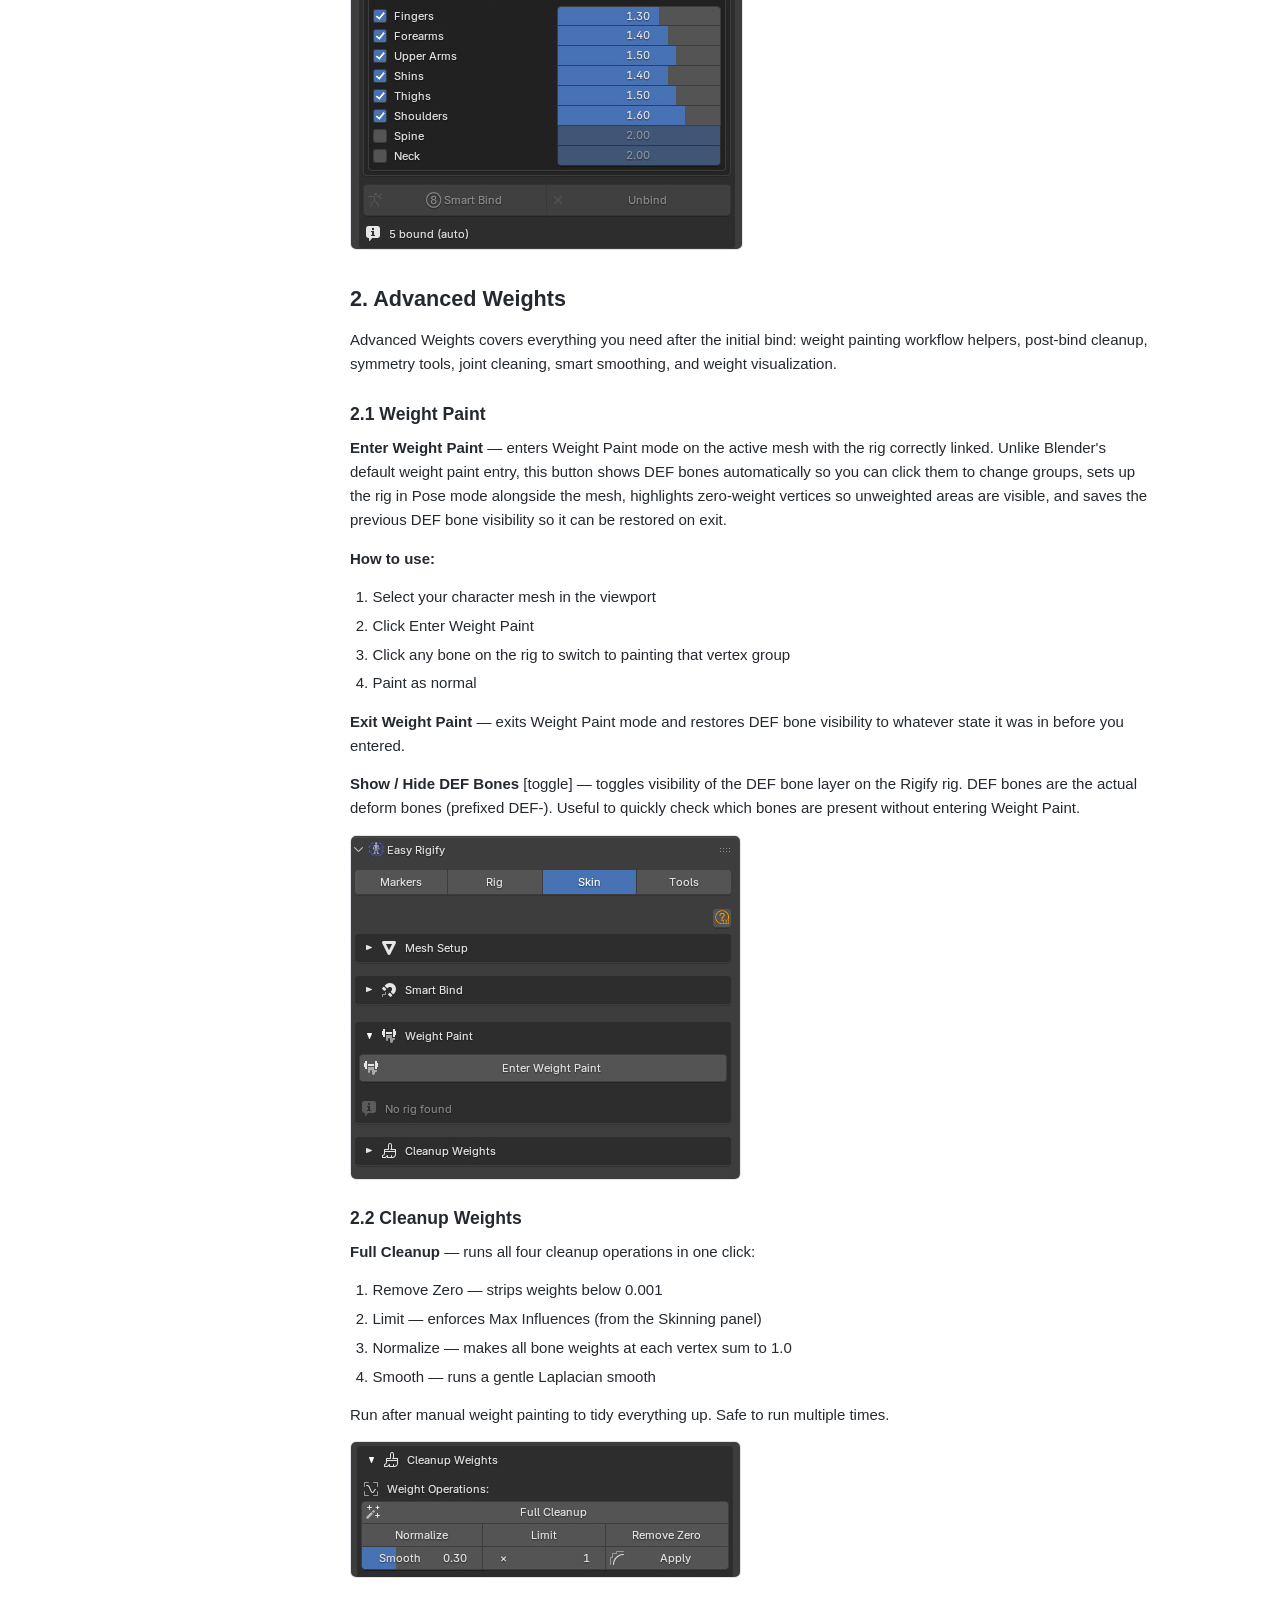
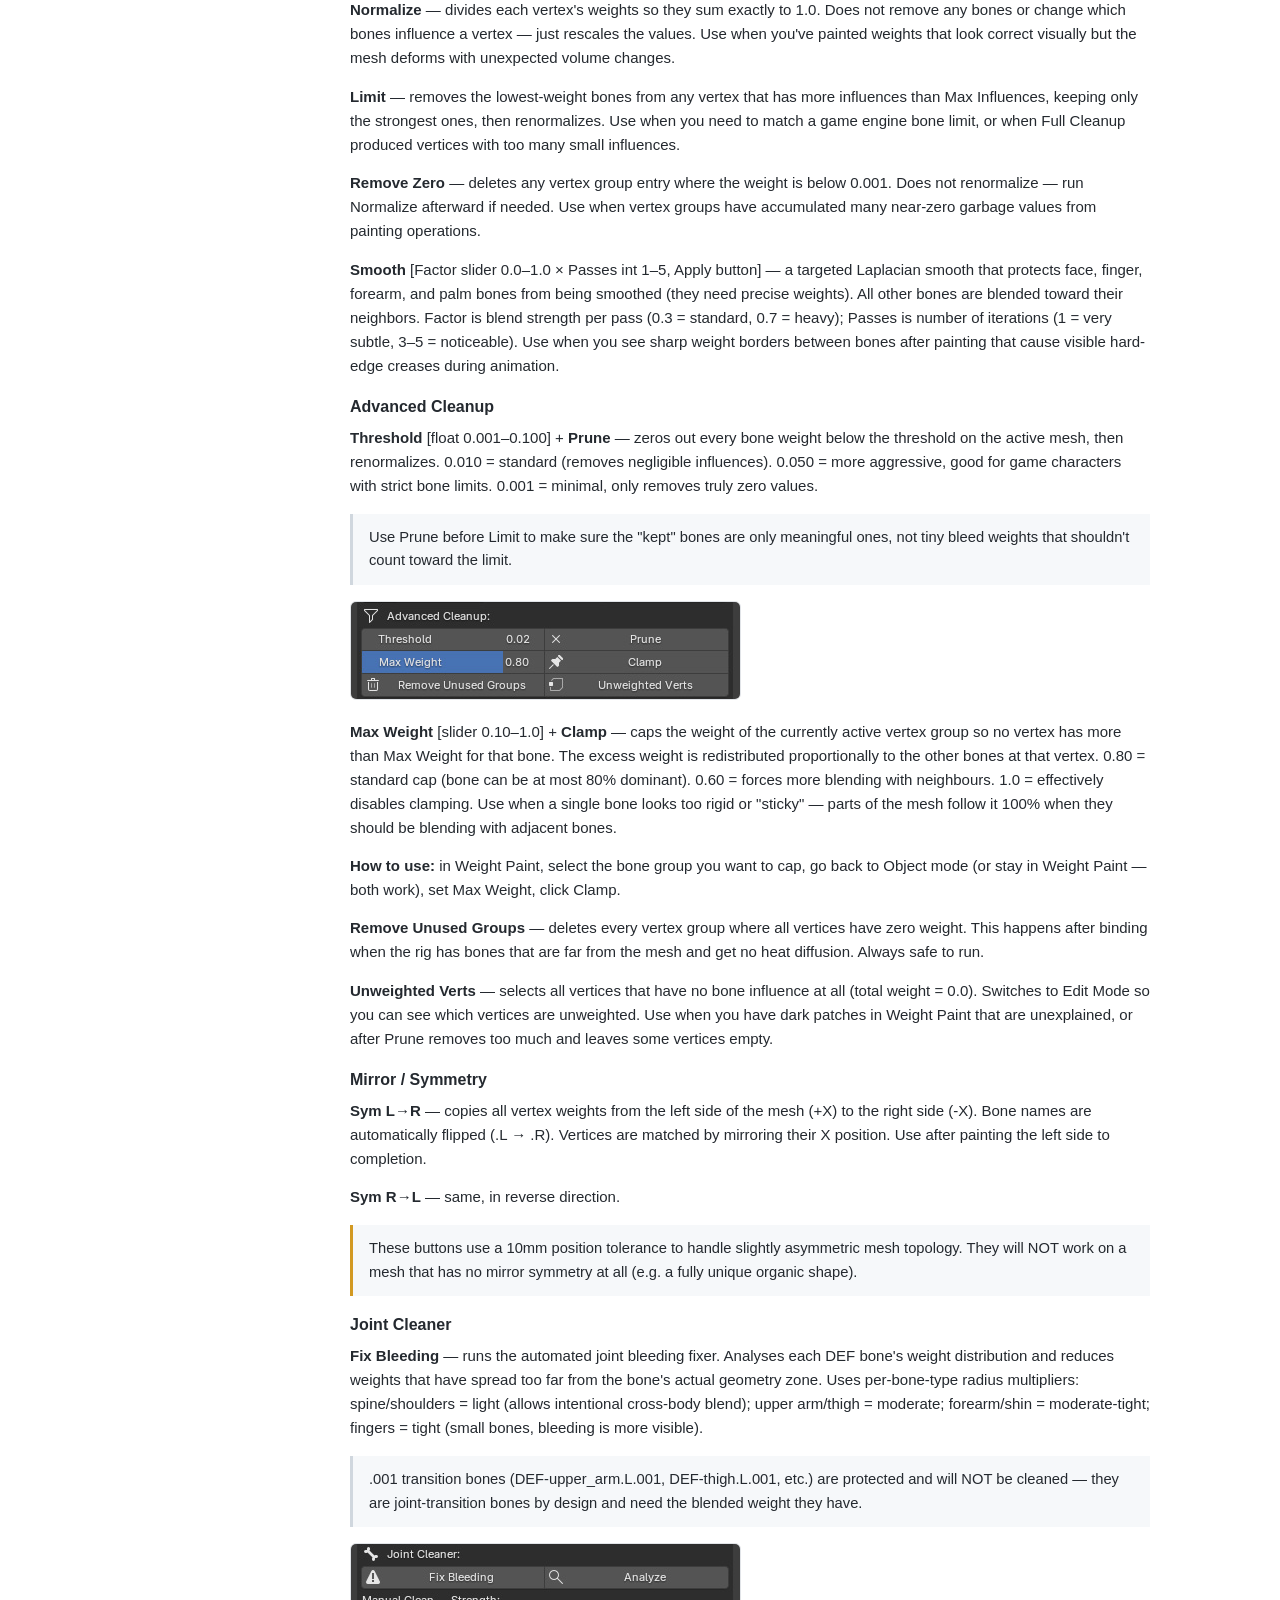
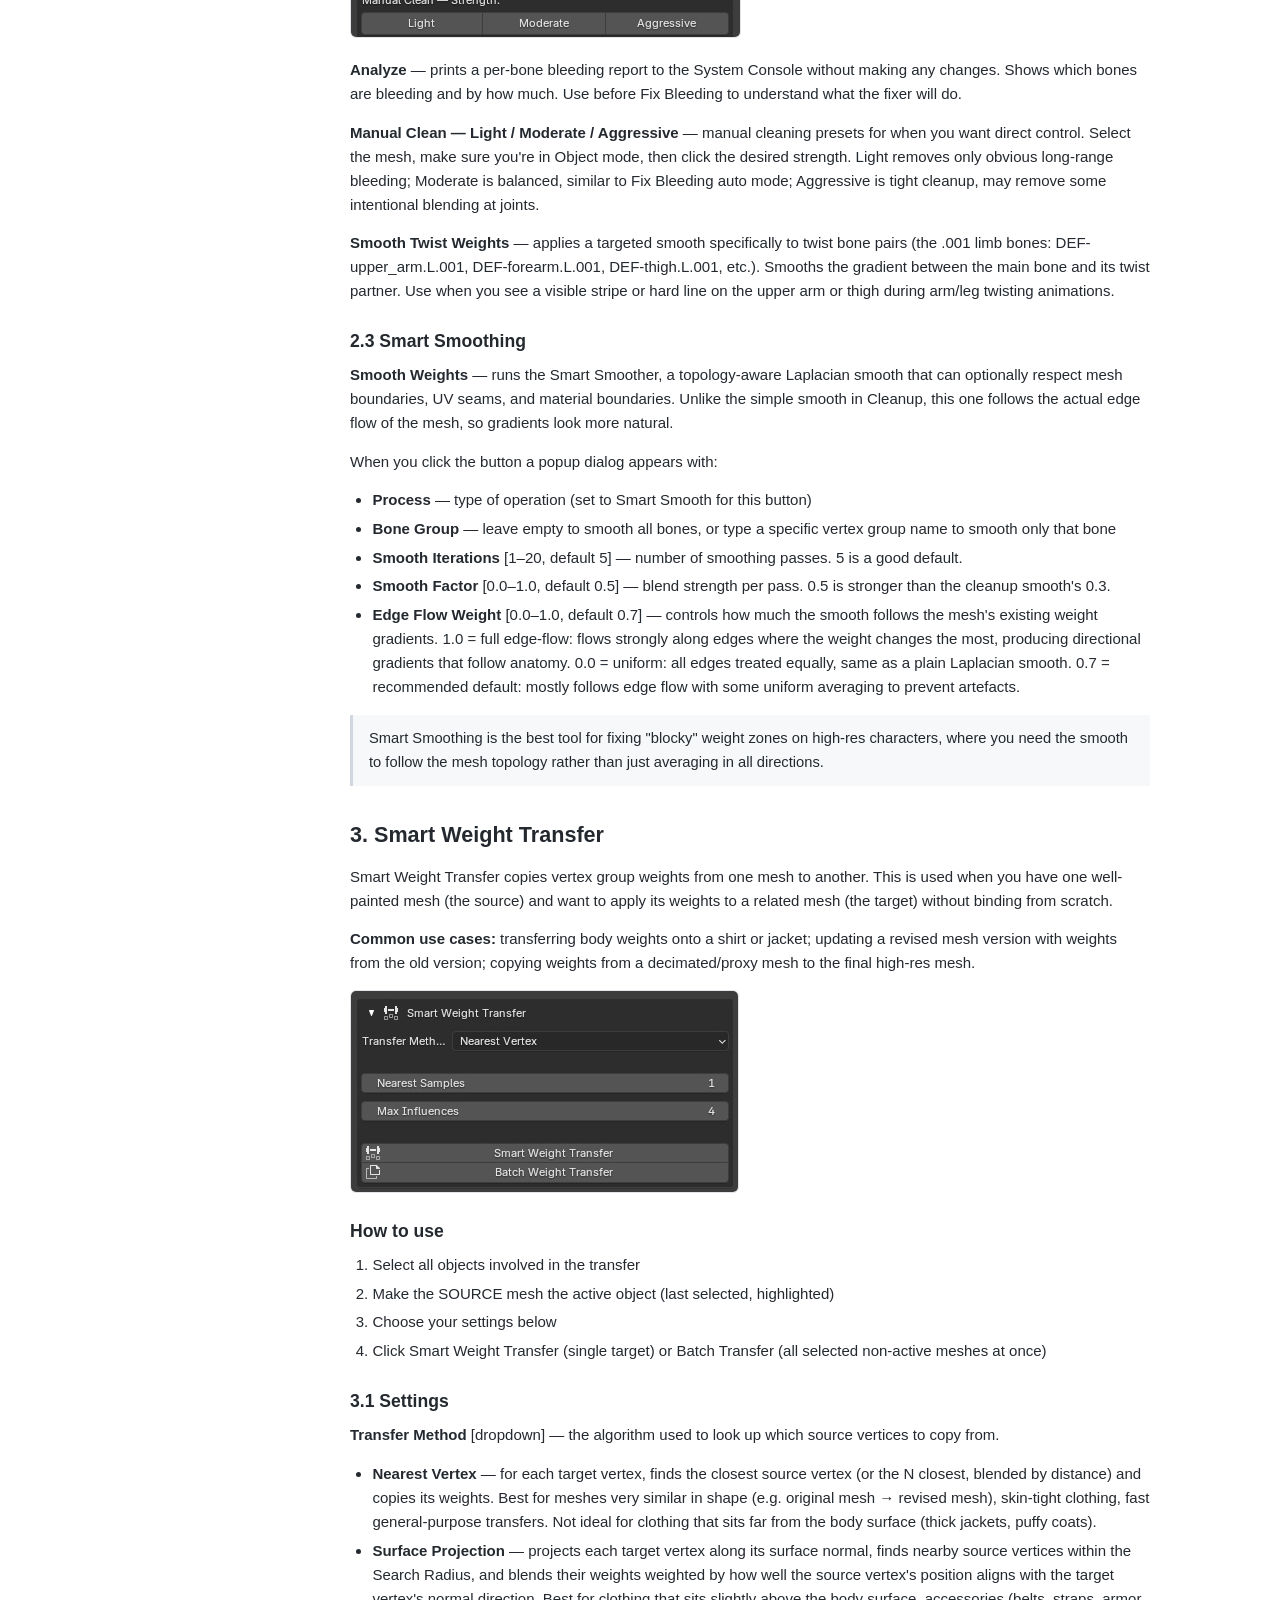
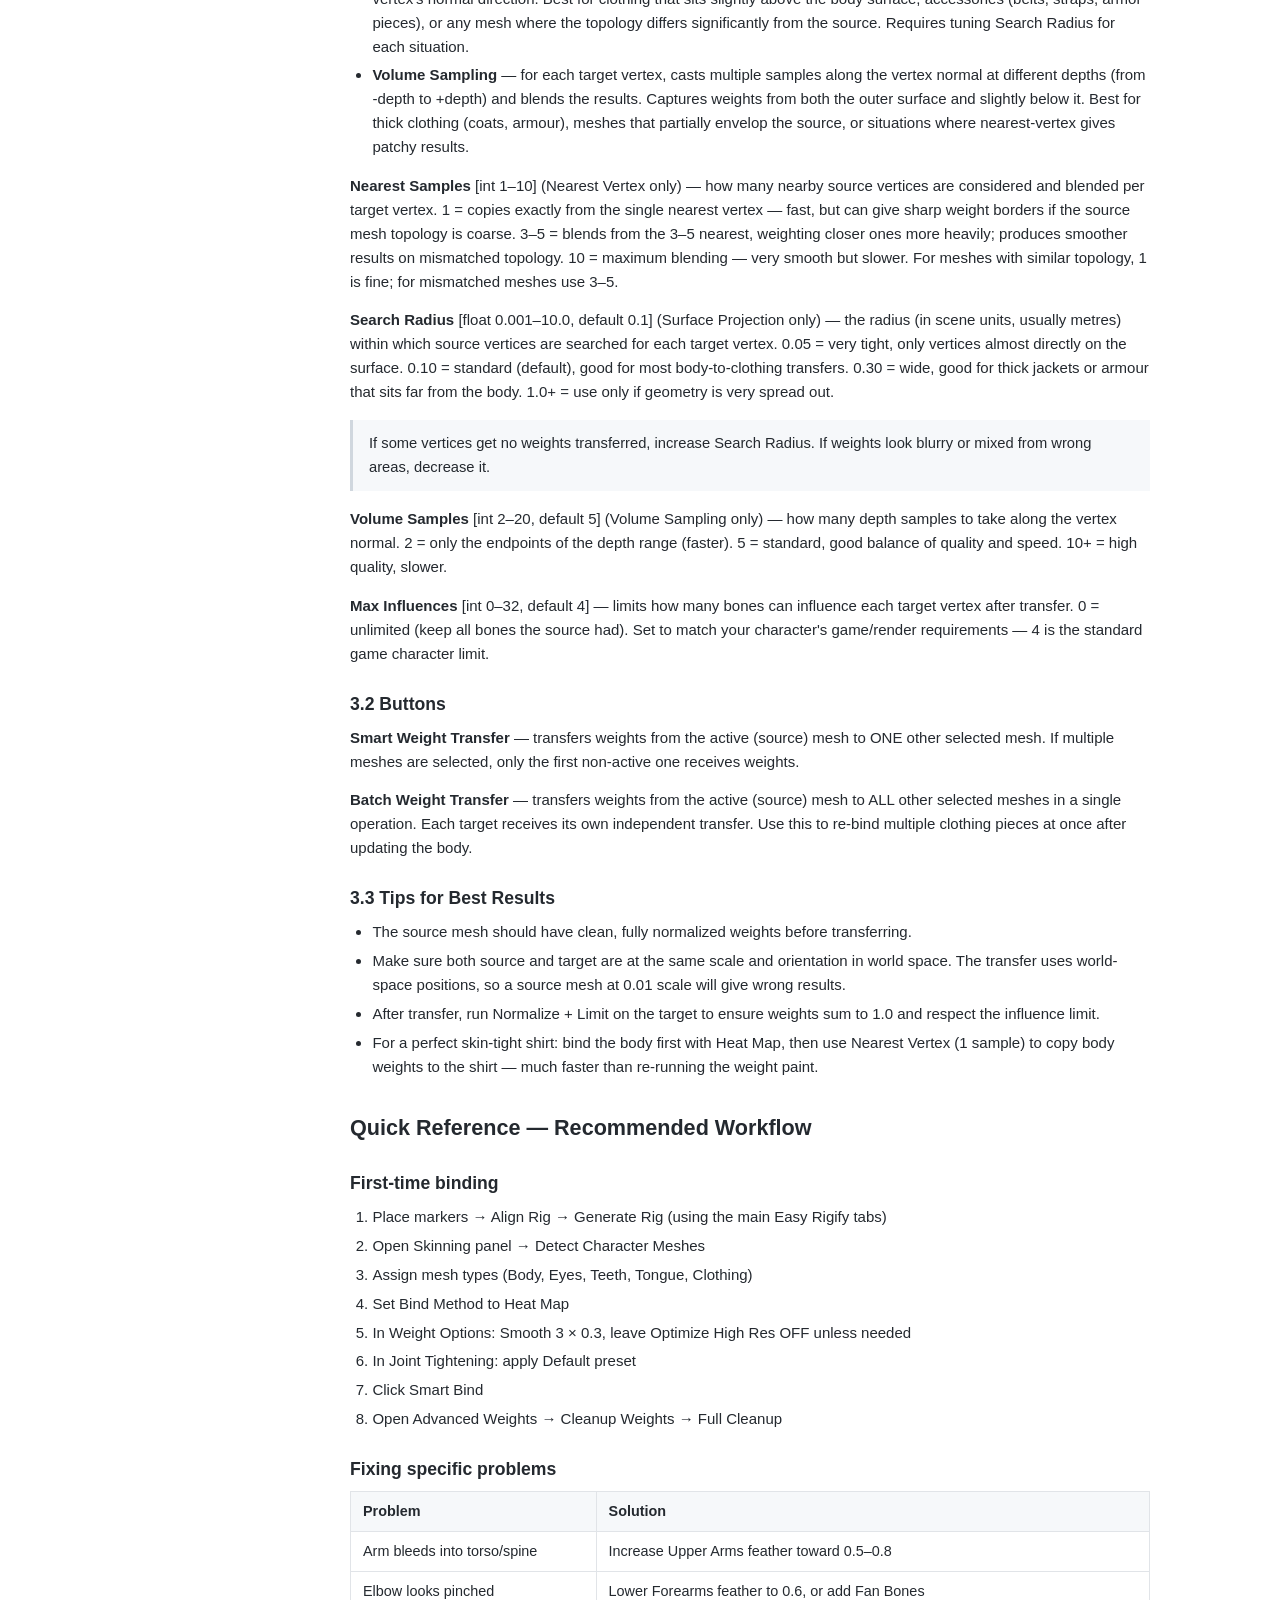
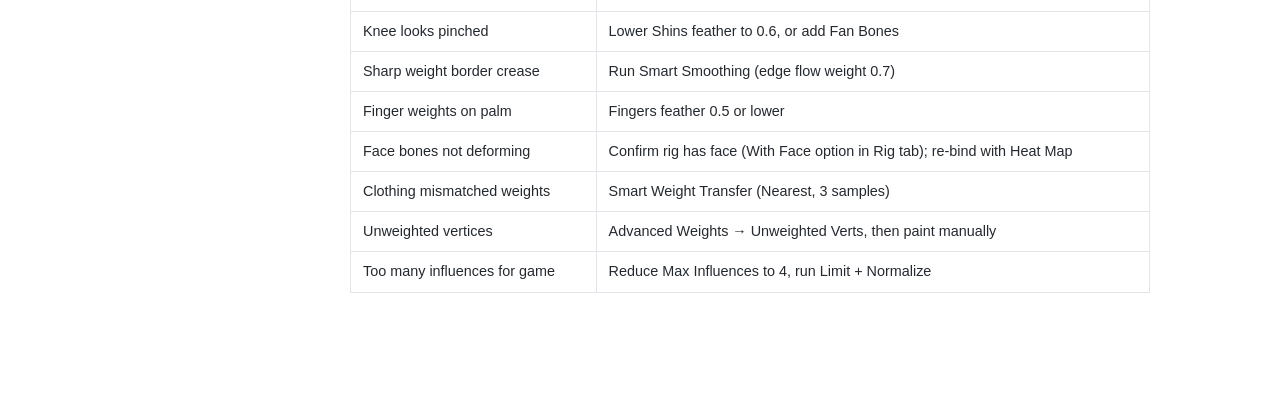
<file: docs/skinning.html>
<!DOCTYPE html>
<html lang="en">
<head>
    <meta charset="UTF-8">
    <meta name="viewport" content="width=device-width, initial-scale=1.0">
    <title>Skin - Easy Rigify</title>
    <link rel="stylesheet" href="styles.css">
</head>
<body>
    <div class="layout">
        <nav class="sidenav">
            <a href="index.html" class="title">Easy Rigify Docs</a>
            <h5>Start</h5>
            <ul>
                <li><a href="index.html">Overview</a></li>
                <li><a href="getting-started.html">Getting Started</a></li>
            </ul>
            <h5>Workflow</h5>
            <ul>
                <li><a href="markers.html">Markers</a></li>
                <li><a href="rigging.html">Rig</a></li>
                <li><a href="skinning.html" class="active">Skin</a></li>
                <li><a href="features.html">Tools</a></li>
            </ul>
            <h5>Help</h5>
            <ul>
                <li><a href="troubleshooting.html">Troubleshooting &amp; FAQ</a></li>
            </ul>
        </nav>

        <div class="content">
            <h1>Skin Tab</h1>
            <p class="intro">Complete guide to Skinning, Advanced Weights, and Smart Weight Transfer. Panel location: View3D → Sidebar → Easy Rigify. For Blender 4.2+.</p>

            <section id="skinning">
                <h2>1. Skinning</h2>
                <p>The Skinning panel handles the full binding workflow: detecting your meshes, choosing a bind method, and running Smart Bind. It's the first step before any weight painting or cleanup.</p>

                <h3>1.1 Mesh Setup</h3>
                <p><strong>Detect Character Meshes</strong> — scans the scene for all mesh objects and adds them to the list below. Run this once after placing your character in the scene. Re-run it whenever you add or remove a mesh.</p>
                <p>Each row in the mesh list shows:</p>
                <ul>
                    <li><strong>Checkbox</strong> — tick on to include this mesh in the next Smart Bind, tick off to skip it. Useful when re-binding just one piece.</li>
                    <li><strong>Object Name</strong> — the Blender object name. A checkmark icon means the mesh already has an Armature modifier (already bound); a dot icon means it's unbound.</li>
                    <li><strong>Mesh Type</strong> [dropdown] — choose the correct type so the right bones are used:
                        <ul>
                            <li><strong>Body</strong> — your main character body/head mesh. All deform bones are used. Use for torso, arms, legs, and any mesh that needs the full treatment.</li>
                            <li><strong>Clothing</strong> — shirts, trousers, jackets, hair, accessories. Treated the same as Body but facial bones are excluded.</li>
                            <li><strong>Eyes</strong> — eyeball mesh. Only eye and master_eye bones are kept; all other groups are stripped after binding.</li>
                            <li><strong>Teeth</strong> — teeth/gum mesh. Only teeth/tooth bones are kept.</li>
                            <li><strong>Tongue</strong> — tongue mesh. Only tongue bones are kept.</li>
                        </ul>
                    </li>
                </ul>
                <img src="images/skin-mesh-setup.jpg" alt="Mesh Setup panel listing detected meshes with type dropdowns">
                <div class="note">
                    Name your objects clearly (e.g. "Body", "UpperTeeth", "EyeballL") and auto-detect will guess the correct type. You can always override it.
                </div>

                <h3>1.2 Smart Bind</h3>
                <p><strong>Bind Method</strong> [dropdown] — how Blender calculates the initial weights. Choose before pressing Smart Bind.</p>
                <ul>
                    <li><strong>Automatic Weight</strong> — Blender's built-in heat diffusion (ARMATURE_AUTO). Fast, good for most standard characters. No post-processing — weights come out exactly as Blender produces them. Best for quick tests, simple characters, or when you plan to paint everything manually afterward.</li>
                    <li><strong>Envelope</strong> — uses bone envelope volumes instead of heat diffusion. Much faster on high vertex count meshes but less precise. Use when Automatic Weight fails with a "failed to find solution" error (usually caused by interior geometry or non-manifold topology).</li>
                    <li><strong>Heat Map</strong> (the full pipeline) — runs Blender's Automatic Weight first, then passes the result through a multi-stage post-processing pipeline. Face bones are fully protected: their weights are snapshotted before any tightening runs. Use for final character binding, when you want clean joint transitions out of the box, or when you want to minimize manual weight painting.</li>
                </ul>
                <img src="images/skin-bind-method.jpg" alt="Smart Bind panel with Bind Method dropdown set to Heat Map">

                <p><strong>Max Influences</strong> [slider, 1–8, default 4] — the maximum number of bones that can influence each vertex.</p>
                <ul>
                    <li>4 — standard for game characters and real-time rendering (recommended)</li>
                    <li>8 — higher quality deformation for film/VFX, larger file size</li>
                    <li>1 — each vertex follows exactly one bone; creates hard seams, almost never useful for organic characters</li>
                </ul>
                <p>This limit is applied at the end of every bind. It's also used by the Normalize and Limit buttons in the Cleanup section.</p>

                <p><strong>Preserve Volume</strong> [checkbox] — enables Dual Quaternion blending on the Armature modifier instead of linear skinning. Prevents the "candy-wrapper" twisting artifact at elbows and wrists when a limb rotates. Turn on for most character animations, especially arms. Turn off for game export (many engines handle blending themselves), or when you see unexpected volume inflation at joints.</p>

                <p><strong>Split Parts</strong> [checkbox] — separates the mesh into disconnected islands, binds each independently, then rejoins them. Use for split teeth (upper and lower as one object), multi-part meshes (e.g. a shirt that is two separate shells sharing one object), or any mesh where some parts fail to get weights from ARMATURE_AUTO. Leave off for solid single-piece meshes — it adds processing time.</p>

                <h4>Weight Options (Heat Map only)</h4>
                <p><strong>Smooth</strong> [int slider, 1–20] × <strong>Smooth Factor</strong> [0.0–1.0] — controls the Laplacian smoothing pass that runs after joint tightening.</p>
                <ul>
                    <li><strong>Smooth (iterations)</strong> — how many passes of neighbour-averaging to run. 1–2 = very light, mostly removes spike artefacts. 3–5 = standard, good gradient between bones (default 3). 8+ = heavy, can over-blur finger weights.</li>
                    <li><strong>Smooth Factor</strong> — how much each vertex blends toward the average of its neighbours per pass. 0.1 = very subtle. 0.3 = standard (default). 0.7+ = aggressive — only use with 1–2 iterations or you'll lose detail.</li>
                </ul>
                <img src="images/skin-weight-options.jpg" alt="Weight Options panel with Smooth iterations and Smooth Factor sliders">
                <div class="note">
                    Best results: 3 passes × 0.3 factor for a standard body mesh. 2 passes × 0.5 factor for a high-res mesh where gradients are already fairly clean from ARMATURE_AUTO.
                </div>

                <p><strong>Optimize High Res</strong> [checkbox] — for meshes with more than ~30,000 vertices, the pipeline first binds a 10% decimated proxy of the mesh, transfers the weights back to the original, then runs the pipeline stages. Makes binding fast even on 100k+ meshes. Turn on when binding takes many minutes and your mesh has over 30k vertices. Leave off for normal characters to preserve maximum precision.</p>

                <h4>Joint Tightening</h4>
                <p>The Surgical Tightening system uses a cylinder around each bone to decide which vertices are "inside" the bone's zone and which are bleeding. Vertices outside the cylinder that are NOT the dominant bone at that spot get their weight reduced by the feather multiplier.</p>

                <p><strong>Presets</strong> [Default / Gentle / Aggressive] — apply a preset set of feather values to all sections at once.</p>
                <ul>
                    <li><strong>Default</strong> — moderate cleanup (bleeding reduced to ~35–50%). Good starting point for most characters.</li>
                    <li><strong>Gentle</strong> — light cleanup (bleeding kept at ~65–75%). Use when ARMATURE_AUTO is already clean and you just want minor polish.</li>
                    <li><strong>Aggressive</strong> — heavy cleanup (bleeding reduced to ~5–25%). Use when your character has very close-together limbs and a lot of unwanted cross-bleeding.</li>
                </ul>
                <img src="images/skin-joint-tightening.jpg" alt="Joint Tightening panel with per-region enable toggles and feather sliders">

                <p>Each section row (Fingers / Forearms / Upper Arms / Shins / Thighs / Shoulders / Spine / Neck) has two controls:</p>
                <ul>
                    <li><strong>Enable toggle</strong> — ON means tightening runs for this bone group; OFF leaves it exactly as ARMATURE_AUTO produced it. Spine and Neck are OFF by default because spine bleeding to the upper arm is intentional (it creates the smooth gradient at the torso) — the smooth stage handles spine quality instead.</li>
                    <li><strong>Feather</strong> [slider 0.1–2.0] — controls how aggressively bleeding is reduced outside the bone cylinder.
                        <ul>
                            <li>2.0 = no change at all (same as turning the section off)</li>
                            <li>1.5 = very gentle — bleeding weight kept at ~75%</li>
                            <li>1.0 = moderate — bleeding weight kept at ~50%</li>
                            <li>0.5 = strong — bleeding weight kept at ~25%</li>
                            <li>0.1 = maximum — bleeding weight kept at ~5%</li>
                        </ul>
                    </li>
                </ul>
                <p>The feather also controls a gradient ring just outside the cylinder edge — a smooth blend from 1.0 → feather is applied there, so you never get a hard cut-line at the cylinder boundary.</p>
                <div class="note">
                    <strong>Joint transition protection:</strong> at elbows and knees the adjacent bone cylinders overlap. The system detects this overlap and never reduces a bone's weight where it's the dominant influence, so joint transitions are always preserved regardless of the feather value.
                </div>

                <table>
                    <thead><tr><th>Section</th><th>Recommended Feather</th><th>Why</th></tr></thead>
                    <tbody>
                        <tr><td>Fingers</td><td>0.7</td><td>fingers are thin; moderate tightening</td></tr>
                        <tr><td>Forearms</td><td>0.8</td><td>elbow area needs some bleed to look natural</td></tr>
                        <tr><td>Upper Arms</td><td>1.0</td><td>shoulder blend is intentional, leave mostly alone</td></tr>
                        <tr><td>Shins</td><td>0.8</td><td>knee area similar to elbow</td></tr>
                        <tr><td>Thighs</td><td>1.0</td><td>hip blend is intentional</td></tr>
                        <tr><td>Shoulders</td><td>1.2</td><td>very gentle, mostly just removes cross-body bleed</td></tr>
                        <tr><td>Spine</td><td>OFF</td><td>let smooth handle the spine gradient</td></tr>
                        <tr><td>Neck</td><td>OFF</td><td>let smooth handle the neck gradient</td></tr>
                    </tbody>
                </table>

                <h3>Smart Bind / Unbind</h3>
                <p><strong>Smart Bind</strong> [large button] — runs the selected bind method on all enabled meshes. After completion, a status line appears below the button showing how many meshes were bound, and whether any fell back to Envelope or failed.</p>
                <p><strong>Unbind</strong> — removes the Armature modifier and all vertex groups from the currently active mesh object. Does not affect other meshes. Use before re-binding a single mesh.</p>
                <img src="images/skin-smart-bind.jpg" alt="Smart Bind button and bound-mesh status line">
            </section>

            <section id="advanced-weights">
                <h2>2. Advanced Weights</h2>
                <p>Advanced Weights covers everything you need after the initial bind: weight painting workflow helpers, post-bind cleanup, symmetry tools, joint cleaning, smart smoothing, and weight visualization.</p>

                <h3>2.1 Weight Paint</h3>
                <p><strong>Enter Weight Paint</strong> — enters Weight Paint mode on the active mesh with the rig correctly linked. Unlike Blender's default weight paint entry, this button shows DEF bones automatically so you can click them to change groups, sets up the rig in Pose mode alongside the mesh, highlights zero-weight vertices so unweighted areas are visible, and saves the previous DEF bone visibility so it can be restored on exit.</p>
                <p><strong>How to use:</strong></p>
                <ol>
                    <li>Select your character mesh in the viewport</li>
                    <li>Click Enter Weight Paint</li>
                    <li>Click any bone on the rig to switch to painting that vertex group</li>
                    <li>Paint as normal</li>
                </ol>
                <p><strong>Exit Weight Paint</strong> — exits Weight Paint mode and restores DEF bone visibility to whatever state it was in before you entered.</p>
                <p><strong>Show / Hide DEF Bones</strong> [toggle] — toggles visibility of the DEF bone layer on the Rigify rig. DEF bones are the actual deform bones (prefixed DEF-). Useful to quickly check which bones are present without entering Weight Paint.</p>
                <img src="images/skin-weight-paint.jpg" alt="Weight Paint section with Enter Weight Paint button">

                <h3>2.2 Cleanup Weights</h3>
                <p><strong>Full Cleanup</strong> — runs all four cleanup operations in one click:</p>
                <ol>
                    <li>Remove Zero — strips weights below 0.001</li>
                    <li>Limit — enforces Max Influences (from the Skinning panel)</li>
                    <li>Normalize — makes all bone weights at each vertex sum to 1.0</li>
                    <li>Smooth — runs a gentle Laplacian smooth</li>
                </ol>
                <p>Run after manual weight painting to tidy everything up. Safe to run multiple times.</p>
                <img src="images/skin-full-cleanup.jpg" alt="Cleanup Weights panel with Full Cleanup, Normalize, Limit, and Remove Zero buttons">

                <p><strong>Normalize</strong> — divides each vertex's weights so they sum exactly to 1.0. Does not remove any bones or change which bones influence a vertex — just rescales the values. Use when you've painted weights that look correct visually but the mesh deforms with unexpected volume changes.</p>

                <p><strong>Limit</strong> — removes the lowest-weight bones from any vertex that has more influences than Max Influences, keeping only the strongest ones, then renormalizes. Use when you need to match a game engine bone limit, or when Full Cleanup produced vertices with too many small influences.</p>

                <p><strong>Remove Zero</strong> — deletes any vertex group entry where the weight is below 0.001. Does not renormalize — run Normalize afterward if needed. Use when vertex groups have accumulated many near-zero garbage values from painting operations.</p>

                <p><strong>Smooth</strong> [Factor slider 0.0–1.0 × Passes int 1–5, Apply button] — a targeted Laplacian smooth that protects face, finger, forearm, and palm bones from being smoothed (they need precise weights). All other bones are blended toward their neighbors. Factor is blend strength per pass (0.3 = standard, 0.7 = heavy); Passes is number of iterations (1 = very subtle, 3–5 = noticeable). Use when you see sharp weight borders between bones after painting that cause visible hard-edge creases during animation.</p>

                <h4>Advanced Cleanup</h4>
                <p><strong>Threshold</strong> [float 0.001–0.100] + <strong>Prune</strong> — zeros out every bone weight below the threshold on the active mesh, then renormalizes. 0.010 = standard (removes negligible influences). 0.050 = more aggressive, good for game characters with strict bone limits. 0.001 = minimal, only removes truly zero values.</p>
                <div class="note">
                    Use Prune before Limit to make sure the "kept" bones are only meaningful ones, not tiny bleed weights that shouldn't count toward the limit.
                </div>
                <img src="images/skin-prune-clamp.jpg" alt="Advanced Cleanup panel with Threshold/Prune and Max Weight/Clamp controls">

                <p><strong>Max Weight</strong> [slider 0.10–1.0] + <strong>Clamp</strong> — caps the weight of the currently active vertex group so no vertex has more than Max Weight for that bone. The excess weight is redistributed proportionally to the other bones at that vertex. 0.80 = standard cap (bone can be at most 80% dominant). 0.60 = forces more blending with neighbours. 1.0 = effectively disables clamping. Use when a single bone looks too rigid or "sticky" — parts of the mesh follow it 100% when they should be blending with adjacent bones.</p>
                <p><strong>How to use:</strong> in Weight Paint, select the bone group you want to cap, go back to Object mode (or stay in Weight Paint — both work), set Max Weight, click Clamp.</p>

                <p><strong>Remove Unused Groups</strong> — deletes every vertex group where all vertices have zero weight. This happens after binding when the rig has bones that are far from the mesh and get no heat diffusion. Always safe to run.</p>

                <p><strong>Unweighted Verts</strong> — selects all vertices that have no bone influence at all (total weight = 0.0). Switches to Edit Mode so you can see which vertices are unweighted. Use when you have dark patches in Weight Paint that are unexplained, or after Prune removes too much and leaves some vertices empty.</p>

                <h4>Mirror / Symmetry</h4>
                <p><strong>Sym L→R</strong> — copies all vertex weights from the left side of the mesh (+X) to the right side (-X). Bone names are automatically flipped (.L → .R). Vertices are matched by mirroring their X position. Use after painting the left side to completion.</p>
                <p><strong>Sym R→L</strong> — same, in reverse direction.</p>
                <div class="note warn">
                    These buttons use a 10mm position tolerance to handle slightly asymmetric mesh topology. They will NOT work on a mesh that has no mirror symmetry at all (e.g. a fully unique organic shape).
                </div>

                <h4>Joint Cleaner</h4>
                <p><strong>Fix Bleeding</strong> — runs the automated joint bleeding fixer. Analyses each DEF bone's weight distribution and reduces weights that have spread too far from the bone's actual geometry zone. Uses per-bone-type radius multipliers: spine/shoulders = light (allows intentional cross-body blend); upper arm/thigh = moderate; forearm/shin = moderate-tight; fingers = tight (small bones, bleeding is more visible).</p>
                <div class="note">
                    .001 transition bones (DEF-upper_arm.L.001, DEF-thigh.L.001, etc.) are protected and will NOT be cleaned — they are joint-transition bones by design and need the blended weight they have.
                </div>
                <img src="images/skin-fix-bleeding.jpg" alt="Joint Cleaner panel with Fix Bleeding, Analyze, and Manual Clean strength buttons">
                <p><strong>Analyze</strong> — prints a per-bone bleeding report to the System Console without making any changes. Shows which bones are bleeding and by how much. Use before Fix Bleeding to understand what the fixer will do.</p>
                <p><strong>Manual Clean — Light / Moderate / Aggressive</strong> — manual cleaning presets for when you want direct control. Select the mesh, make sure you're in Object mode, then click the desired strength. Light removes only obvious long-range bleeding; Moderate is balanced, similar to Fix Bleeding auto mode; Aggressive is tight cleanup, may remove some intentional blending at joints.</p>
                <p><strong>Smooth Twist Weights</strong> — applies a targeted smooth specifically to twist bone pairs (the .001 limb bones: DEF-upper_arm.L.001, DEF-forearm.L.001, DEF-thigh.L.001, etc.). Smooths the gradient between the main bone and its twist partner. Use when you see a visible stripe or hard line on the upper arm or thigh during arm/leg twisting animations.</p>

                <h3>2.3 Smart Smoothing</h3>
                <p><strong>Smooth Weights</strong> — runs the Smart Smoother, a topology-aware Laplacian smooth that can optionally respect mesh boundaries, UV seams, and material boundaries. Unlike the simple smooth in Cleanup, this one follows the actual edge flow of the mesh, so gradients look more natural.</p>
                <p>When you click the button a popup dialog appears with:</p>
                <ul>
                    <li><strong>Process</strong> — type of operation (set to Smart Smooth for this button)</li>
                    <li><strong>Bone Group</strong> — leave empty to smooth all bones, or type a specific vertex group name to smooth only that bone</li>
                    <li><strong>Smooth Iterations</strong> [1–20, default 5] — number of smoothing passes. 5 is a good default.</li>
                    <li><strong>Smooth Factor</strong> [0.0–1.0, default 0.5] — blend strength per pass. 0.5 is stronger than the cleanup smooth's 0.3.</li>
                    <li><strong>Edge Flow Weight</strong> [0.0–1.0, default 0.7] — controls how much the smooth follows the mesh's existing weight gradients. 1.0 = full edge-flow: flows strongly along edges where the weight changes the most, producing directional gradients that follow anatomy. 0.0 = uniform: all edges treated equally, same as a plain Laplacian smooth. 0.7 = recommended default: mostly follows edge flow with some uniform averaging to prevent artefacts.</li>
                </ul>
                <div class="note">
                    Smart Smoothing is the best tool for fixing "blocky" weight zones on high-res characters, where you need the smooth to follow the mesh topology rather than just averaging in all directions.
                </div>
            </section>

            <section id="transfer">
                <h2>3. Smart Weight Transfer</h2>
                <p>Smart Weight Transfer copies vertex group weights from one mesh to another. This is used when you have one well-painted mesh (the source) and want to apply its weights to a related mesh (the target) without binding from scratch.</p>
                <p><strong>Common use cases:</strong> transferring body weights onto a shirt or jacket; updating a revised mesh version with weights from the old version; copying weights from a decimated/proxy mesh to the final high-res mesh.</p>
                <img src="images/skin-weight-transfer.jpg" alt="Smart Weight Transfer panel with Transfer Method dropdown and Batch Transfer button">

                <h3>How to use</h3>
                <ol>
                    <li>Select all objects involved in the transfer</li>
                    <li>Make the SOURCE mesh the active object (last selected, highlighted)</li>
                    <li>Choose your settings below</li>
                    <li>Click Smart Weight Transfer (single target) or Batch Transfer (all selected non-active meshes at once)</li>
                </ol>

                <h3>3.1 Settings</h3>
                <p><strong>Transfer Method</strong> [dropdown] — the algorithm used to look up which source vertices to copy from.</p>
                <ul>
                    <li><strong>Nearest Vertex</strong> — for each target vertex, finds the closest source vertex (or the N closest, blended by distance) and copies its weights. Best for meshes very similar in shape (e.g. original mesh → revised mesh), skin-tight clothing, fast general-purpose transfers. Not ideal for clothing that sits far from the body surface (thick jackets, puffy coats).</li>
                    <li><strong>Surface Projection</strong> — projects each target vertex along its surface normal, finds nearby source vertices within the Search Radius, and blends their weights weighted by how well the source vertex's position aligns with the target vertex's normal direction. Best for clothing that sits slightly above the body surface, accessories (belts, straps, armor pieces), or any mesh where the topology differs significantly from the source. Requires tuning Search Radius for each situation.</li>
                    <li><strong>Volume Sampling</strong> — for each target vertex, casts multiple samples along the vertex normal at different depths (from -depth to +depth) and blends the results. Captures weights from both the outer surface and slightly below it. Best for thick clothing (coats, armour), meshes that partially envelop the source, or situations where nearest-vertex gives patchy results.</li>
                </ul>

                <p><strong>Nearest Samples</strong> [int 1–10] (Nearest Vertex only) — how many nearby source vertices are considered and blended per target vertex. 1 = copies exactly from the single nearest vertex — fast, but can give sharp weight borders if the source mesh topology is coarse. 3–5 = blends from the 3–5 nearest, weighting closer ones more heavily; produces smoother results on mismatched topology. 10 = maximum blending — very smooth but slower. For meshes with similar topology, 1 is fine; for mismatched meshes use 3–5.</p>

                <p><strong>Search Radius</strong> [float 0.001–10.0, default 0.1] (Surface Projection only) — the radius (in scene units, usually metres) within which source vertices are searched for each target vertex. 0.05 = very tight, only vertices almost directly on the surface. 0.10 = standard (default), good for most body-to-clothing transfers. 0.30 = wide, good for thick jackets or armour that sits far from the body. 1.0+ = use only if geometry is very spread out.</p>
                <div class="note">
                    If some vertices get no weights transferred, increase Search Radius. If weights look blurry or mixed from wrong areas, decrease it.
                </div>

                <p><strong>Volume Samples</strong> [int 2–20, default 5] (Volume Sampling only) — how many depth samples to take along the vertex normal. 2 = only the endpoints of the depth range (faster). 5 = standard, good balance of quality and speed. 10+ = high quality, slower.</p>

                <p><strong>Max Influences</strong> [int 0–32, default 4] — limits how many bones can influence each target vertex after transfer. 0 = unlimited (keep all bones the source had). Set to match your character's game/render requirements — 4 is the standard game character limit.</p>

                <h3>3.2 Buttons</h3>
                <p><strong>Smart Weight Transfer</strong> — transfers weights from the active (source) mesh to ONE other selected mesh. If multiple meshes are selected, only the first non-active one receives weights.</p>
                <p><strong>Batch Weight Transfer</strong> — transfers weights from the active (source) mesh to ALL other selected meshes in a single operation. Each target receives its own independent transfer. Use this to re-bind multiple clothing pieces at once after updating the body.</p>

                <h3>3.3 Tips for Best Results</h3>
                <ul>
                    <li>The source mesh should have clean, fully normalized weights before transferring.</li>
                    <li>Make sure both source and target are at the same scale and orientation in world space. The transfer uses world-space positions, so a source mesh at 0.01 scale will give wrong results.</li>
                    <li>After transfer, run Normalize + Limit on the target to ensure weights sum to 1.0 and respect the influence limit.</li>
                    <li>For a perfect skin-tight shirt: bind the body first with Heat Map, then use Nearest Vertex (1 sample) to copy body weights to the shirt — much faster than re-running the weight paint.</li>
                </ul>
            </section>

            <section id="quickref">
                <h2>Quick Reference — Recommended Workflow</h2>

                <h3>First-time binding</h3>
                <ol>
                    <li>Place markers → Align Rig → Generate Rig (using the main Easy Rigify tabs)</li>
                    <li>Open Skinning panel → Detect Character Meshes</li>
                    <li>Assign mesh types (Body, Eyes, Teeth, Tongue, Clothing)</li>
                    <li>Set Bind Method to Heat Map</li>
                    <li>In Weight Options: Smooth 3 × 0.3, leave Optimize High Res OFF unless needed</li>
                    <li>In Joint Tightening: apply Default preset</li>
                    <li>Click Smart Bind</li>
                    <li>Open Advanced Weights → Cleanup Weights → Full Cleanup</li>
                </ol>

                <h3>Fixing specific problems</h3>
                <table>
                    <thead><tr><th>Problem</th><th>Solution</th></tr></thead>
                    <tbody>
                        <tr><td>Arm bleeds into torso/spine</td><td>Increase Upper Arms feather toward 0.5–0.8</td></tr>
                        <tr><td>Elbow looks pinched</td><td>Lower Forearms feather to 0.6, or add Fan Bones</td></tr>
                        <tr><td>Knee looks pinched</td><td>Lower Shins feather to 0.6, or add Fan Bones</td></tr>
                        <tr><td>Sharp weight border crease</td><td>Run Smart Smoothing (edge flow weight 0.7)</td></tr>
                        <tr><td>Finger weights on palm</td><td>Fingers feather 0.5 or lower</td></tr>
                        <tr><td>Face bones not deforming</td><td>Confirm rig has face (With Face option in Rig tab); re-bind with Heat Map</td></tr>
                        <tr><td>Clothing mismatched weights</td><td>Smart Weight Transfer (Nearest, 3 samples)</td></tr>
                        <tr><td>Unweighted vertices</td><td>Advanced Weights → Unweighted Verts, then paint manually</td></tr>
                        <tr><td>Too many influences for game</td><td>Reduce Max Influences to 4, run Limit + Normalize</td></tr>
                    </tbody>
                </table>
            </section>
        </div>
    </div>
</body>
</html>
</file>
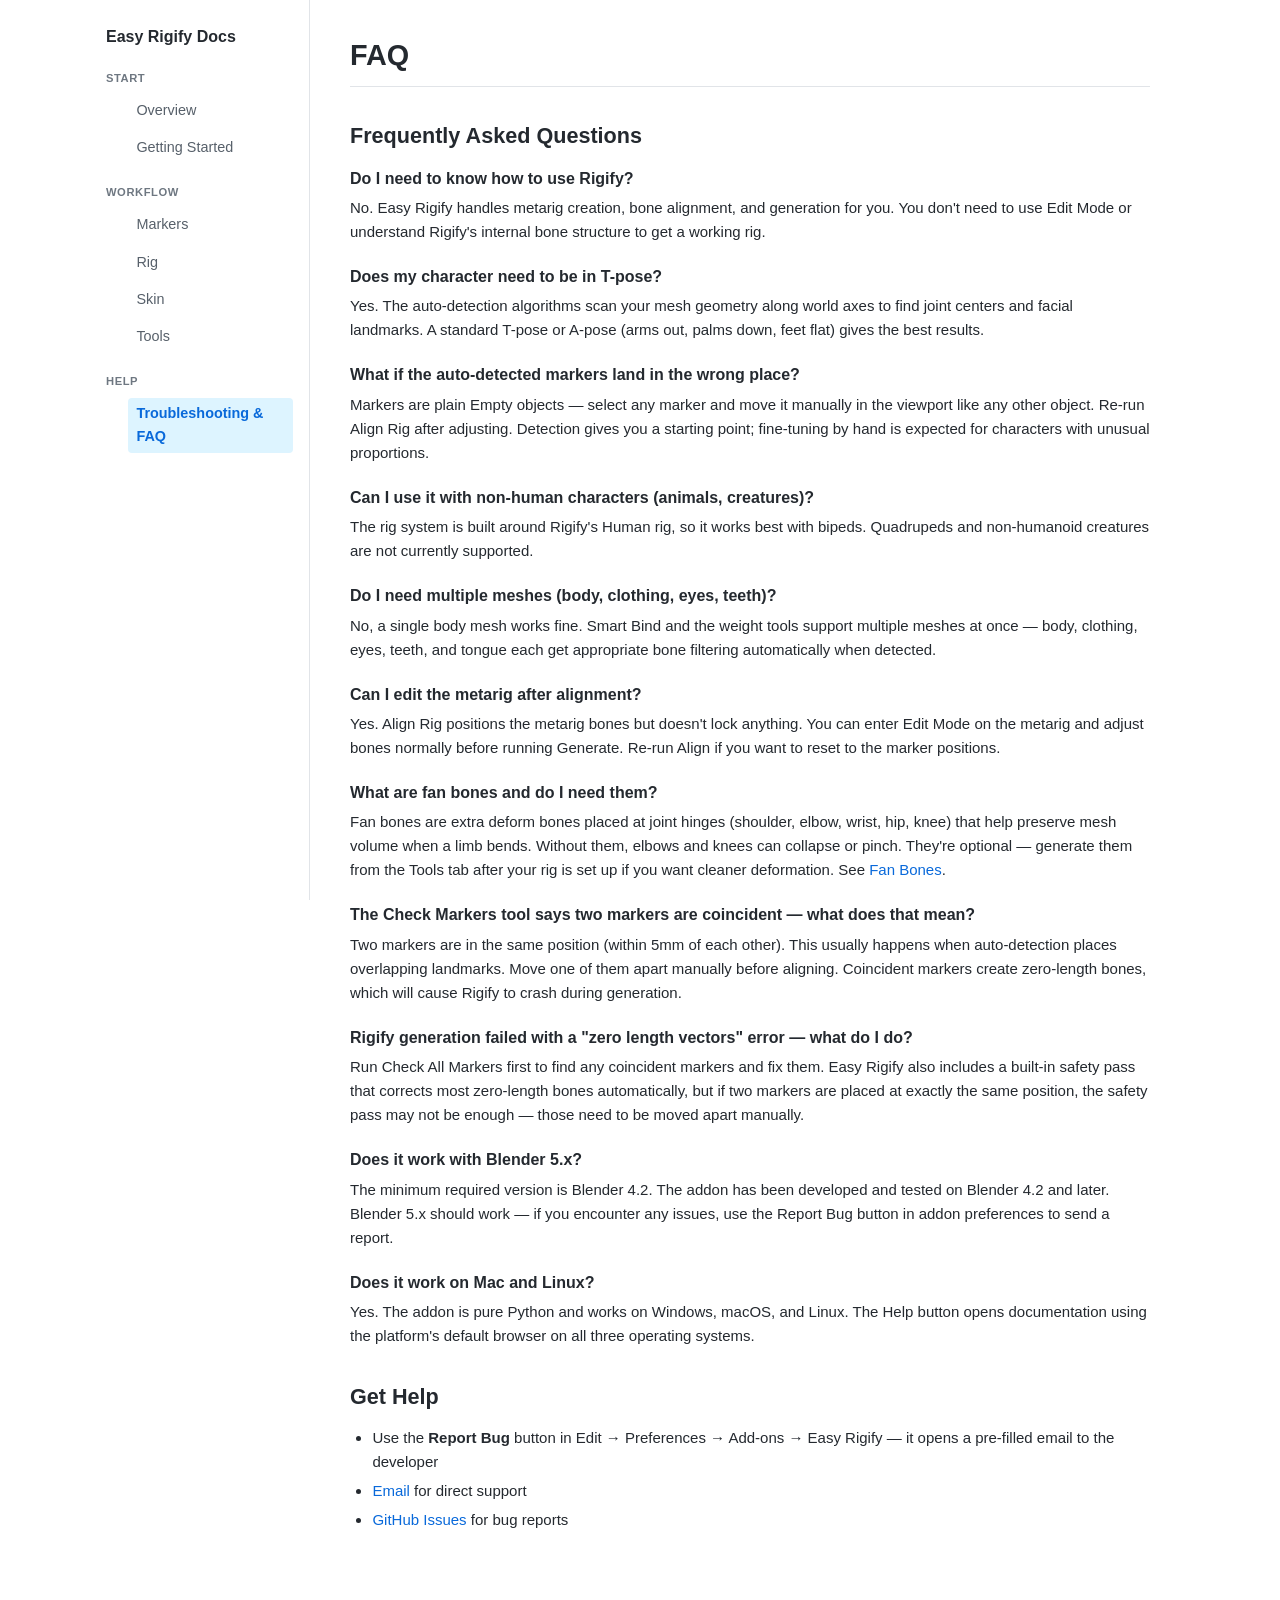
<file: docs/troubleshooting.html>
<!DOCTYPE html>
<html lang="en">
<head>
    <meta charset="UTF-8">
    <meta name="viewport" content="width=device-width, initial-scale=1.0">
    <title>Troubleshooting &amp; FAQ - Easy Rigify</title>
    <link rel="stylesheet" href="styles.css">
</head>
<body>
    <div class="layout">
        <nav class="sidenav">
            <a href="index.html" class="title">Easy Rigify Docs</a>
            <h5>Start</h5>
            <ul>
                <li><a href="index.html">Overview</a></li>
                <li><a href="getting-started.html">Getting Started</a></li>
            </ul>
            <h5>Workflow</h5>
            <ul>
                <li><a href="markers.html">Markers</a></li>
                <li><a href="rigging.html">Rig</a></li>
                <li><a href="skinning.html">Skin</a></li>
                <li><a href="features.html">Tools</a></li>
            </ul>
            <h5>Help</h5>
            <ul>
                <li><a href="troubleshooting.html" class="active">Troubleshooting &amp; FAQ</a></li>
            </ul>
        </nav>

        <div class="content">
            <h1>FAQ</h1>

            <section id="faq">
                <h2>Frequently Asked Questions</h2>

                <div class="qa">
                    <h3>Do I need to know how to use Rigify?</h3>
                    <p>No. Easy Rigify handles metarig creation, bone alignment, and generation for you. You don't need to use Edit Mode or understand Rigify's internal bone structure to get a working rig.</p>
                </div>

                <div class="qa">
                    <h3>Does my character need to be in T-pose?</h3>
                    <p>Yes. The auto-detection algorithms scan your mesh geometry along world axes to find joint centers and facial landmarks. A standard T-pose or A-pose (arms out, palms down, feet flat) gives the best results.</p>
                </div>

                <div class="qa">
                    <h3>What if the auto-detected markers land in the wrong place?</h3>
                    <p>Markers are plain Empty objects — select any marker and move it manually in the viewport like any other object. Re-run Align Rig after adjusting. Detection gives you a starting point; fine-tuning by hand is expected for characters with unusual proportions.</p>
                </div>

                <div class="qa">
                    <h3>Can I use it with non-human characters (animals, creatures)?</h3>
                    <p>The rig system is built around Rigify's Human rig, so it works best with bipeds. Quadrupeds and non-humanoid creatures are not currently supported.</p>
                </div>

                <div class="qa">
                    <h3>Do I need multiple meshes (body, clothing, eyes, teeth)?</h3>
                    <p>No, a single body mesh works fine. Smart Bind and the weight tools support multiple meshes at once — body, clothing, eyes, teeth, and tongue each get appropriate bone filtering automatically when detected.</p>
                </div>

                <div class="qa">
                    <h3>Can I edit the metarig after alignment?</h3>
                    <p>Yes. Align Rig positions the metarig bones but doesn't lock anything. You can enter Edit Mode on the metarig and adjust bones normally before running Generate. Re-run Align if you want to reset to the marker positions.</p>
                </div>

                <div class="qa">
                    <h3>What are fan bones and do I need them?</h3>
                    <p>Fan bones are extra deform bones placed at joint hinges (shoulder, elbow, wrist, hip, knee) that help preserve mesh volume when a limb bends. Without them, elbows and knees can collapse or pinch. They're optional — generate them from the Tools tab after your rig is set up if you want cleaner deformation. See <a href="features.html#fan-bones">Fan Bones</a>.</p>
                </div>

                <div class="qa">
                    <h3>The Check Markers tool says two markers are coincident — what does that mean?</h3>
                    <p>Two markers are in the same position (within 5mm of each other). This usually happens when auto-detection places overlapping landmarks. Move one of them apart manually before aligning. Coincident markers create zero-length bones, which will cause Rigify to crash during generation.</p>
                </div>

                <div class="qa">
                    <h3>Rigify generation failed with a "zero length vectors" error — what do I do?</h3>
                    <p>Run Check All Markers first to find any coincident markers and fix them. Easy Rigify also includes a built-in safety pass that corrects most zero-length bones automatically, but if two markers are placed at exactly the same position, the safety pass may not be enough — those need to be moved apart manually.</p>
                </div>

                <div class="qa">
                    <h3>Does it work with Blender 5.x?</h3>
                    <p>The minimum required version is Blender 4.2. The addon has been developed and tested on Blender 4.2 and later. Blender 5.x should work — if you encounter any issues, use the Report Bug button in addon preferences to send a report.</p>
                </div>

                <div class="qa">
                    <h3>Does it work on Mac and Linux?</h3>
                    <p>Yes. The addon is pure Python and works on Windows, macOS, and Linux. The Help button opens documentation using the platform's default browser on all three operating systems.</p>
                </div>
            </section>

            <section id="contact">
                <h2>Get Help</h2>
                <ul>
                    <li>Use the <strong>Report Bug</strong> button in Edit → Preferences → Add-ons → Easy Rigify — it opens a pre-filled email to the developer</li>
                    <li><a href="mailto:dwayne.jnr@gmail.com">Email</a> for direct support</li>
                    <li><a href="https://github.com/dwaynejnr-alt/Easy-Rigify/issues" target="_blank">GitHub Issues</a> for bug reports</li>
                </ul>
            </section>
        </div>
    </div>
</body>
</html>
</file>
<file: docs/styles.css>
* {
    margin: 0;
    padding: 0;
    box-sizing: border-box;
}

body {
    font-family: -apple-system, BlinkMacSystemFont, 'Segoe UI', Roboto, Arial, sans-serif;
    font-size: 15px;
    line-height: 1.6;
    color: #24292f;
    background-color: #fff;
}

@media (prefers-color-scheme: dark) {
    body {
        background-color: #0d1117;
        color: #c9d1d9;
    }
}

a {
    color: #0969da;
    text-decoration: none;
}

@media (prefers-color-scheme: dark) {
    a { color: #58a6ff; }
}

a:hover { text-decoration: underline; }

code {
    background-color: #f6f8fa;
    padding: 0.15em 0.4em;
    border-radius: 3px;
    font-family: 'Consolas', 'Courier New', monospace;
    font-size: 0.9em;
}

@media (prefers-color-scheme: dark) {
    code { background-color: #161b22; }
}

/* ── Layout: fixed left nav + content column ── */

.layout {
    display: flex;
    max-width: 1100px;
    margin: 0 auto;
}

.sidenav {
    width: 220px;
    flex-shrink: 0;
    padding: 24px 16px;
    position: sticky;
    top: 0;
    height: 100vh;
    overflow-y: auto;
    border-right: 1px solid #e1e4e8;
}

@media (prefers-color-scheme: dark) {
    .sidenav { border-right-color: #30363d; }
}

.sidenav .title {
    font-weight: 600;
    font-size: 1rem;
    margin-bottom: 1.25rem;
    display: block;
    color: #24292f;
}

@media (prefers-color-scheme: dark) {
    .sidenav .title { color: #c9d1d9; }
}

.sidenav h5 {
    font-size: 0.7rem;
    text-transform: uppercase;
    letter-spacing: 0.05em;
    color: #6e7781;
    margin: 1.25rem 0 0.4rem;
}

.sidenav h5:first-of-type { margin-top: 0; }

@media (prefers-color-scheme: dark) {
    .sidenav h5 { color: #8b949e; }
}

.sidenav ul {
    list-style: none;
}

.sidenav li a {
    display: block;
    padding: 0.3rem 0.5rem;
    border-radius: 4px;
    color: #57606a;
    font-size: 0.9rem;
}

@media (prefers-color-scheme: dark) {
    .sidenav li a { color: #8b949e; }
}

.sidenav li a:hover {
    background-color: #f6f8fa;
    text-decoration: none;
}

@media (prefers-color-scheme: dark) {
    .sidenav li a:hover { background-color: #161b22; }
}

.sidenav li a.active {
    background-color: #ddf4ff;
    color: #0969da;
    font-weight: 600;
}

@media (prefers-color-scheme: dark) {
    .sidenav li a.active {
        background-color: #0d2a47;
        color: #58a6ff;
    }
}

.content {
    flex: 1;
    min-width: 0;
    padding: 32px 40px 80px;
}

/* ── Typography ── */

h1 {
    font-size: 1.8rem;
    margin-bottom: 0.75rem;
    padding-bottom: 0.5rem;
    border-bottom: 1px solid #e1e4e8;
}

@media (prefers-color-scheme: dark) {
    h1 { border-bottom-color: #30363d; }
}

h2 {
    font-size: 1.35rem;
    margin-top: 2rem;
    margin-bottom: 0.75rem;
}

h3 {
    font-size: 1.1rem;
    margin-top: 1.5rem;
    margin-bottom: 0.5rem;
}

h4 {
    font-size: 1rem;
    margin-top: 1rem;
    margin-bottom: 0.4rem;
    font-weight: 600;
}

p { margin-bottom: 0.9rem; }

img {
    max-width: 100%;
    border-radius: 6px;
    border: 1px solid #e1e4e8;
    margin: 0.75rem 0 1.25rem;
    display: block;
}

@media (prefers-color-scheme: dark) {
    img { border-color: #30363d; }
}

.intro {
    color: #57606a;
    margin-bottom: 1.5rem;
}

@media (prefers-color-scheme: dark) {
    .intro { color: #8b949e; }
}

ul, ol {
    margin-left: 1.4rem;
    margin-bottom: 0.9rem;
}

li { margin-bottom: 0.3rem; }

section { margin-bottom: 2rem; }

table {
    width: 100%;
    border-collapse: collapse;
    margin-bottom: 1.25rem;
    font-size: 0.9rem;
}

th, td {
    border: 1px solid #e1e4e8;
    padding: 0.5rem 0.75rem;
    text-align: left;
}

@media (prefers-color-scheme: dark) {
    th, td { border-color: #30363d; }
}

thead { background-color: #f6f8fa; }

@media (prefers-color-scheme: dark) {
    thead { background-color: #161b22; }
}

/* ── Notes ── */

.note {
    padding: 0.75rem 1rem;
    border-left: 3px solid #d0d7de;
    background-color: #f6f8fa;
    margin: 1rem 0;
    font-size: 0.92rem;
}

@media (prefers-color-scheme: dark) {
    .note {
        background-color: #161b22;
        border-left-color: #30363d;
    }
}

.note.warn { border-left-color: #d29922; }
.note.done { border-left-color: #1a7f37; }

/* ── FAQ ── */

.qa { margin-bottom: 1.25rem; }
.qa h3 { margin-top: 0; margin-bottom: 0.3rem; font-size: 1rem; }
.qa p { margin-bottom: 0.4rem; }

/* ── Index page ── */

.index-lead { font-size: 1rem; color: #57606a; margin-bottom: 2rem; }

@media (prefers-color-scheme: dark) {
    .index-lead { color: #8b949e; }
}

.toc-list { list-style: none; margin-left: 0; }
.toc-list li { margin-bottom: 0.5rem; }
.toc-list .desc { color: #6e7781; font-size: 0.88rem; }

@media (prefers-color-scheme: dark) {
    .toc-list .desc { color: #8b949e; }
}

/* ── Upcoming-features preview ── */

.upcoming {
    margin-top: 2.5rem;
    padding: 1.25rem 1.5rem;
    border: 1px dashed #d29922;
    border-radius: 8px;
    background-color: #fffbeb;
}

@media (prefers-color-scheme: dark) {
    .upcoming {
        background-color: #2a2410;
        border-color: #9e6a03;
    }
}

.upcoming h2 {
    margin-top: 0;
}

.badge-soon {
    display: inline-block;
    vertical-align: middle;
    margin-left: 0.5rem;
    padding: 0.15rem 0.6rem;
    border-radius: 20px;
    font-size: 0.65rem;
    font-weight: 700;
    letter-spacing: 0.06em;
    background-color: #d29922;
    color: #fff;
}

@media (prefers-color-scheme: dark) {
    .badge-soon {
        background-color: #9e6a03;
    }
}

/* ── Responsive ── */

@media (max-width: 800px) {
    .layout { flex-direction: column; }
    .sidenav {
        width: 100%;
        height: auto;
        position: static;
        border-right: none;
        border-bottom: 1px solid #e1e4e8;
    }
    .content { padding: 24px 20px; }
}
</file>
